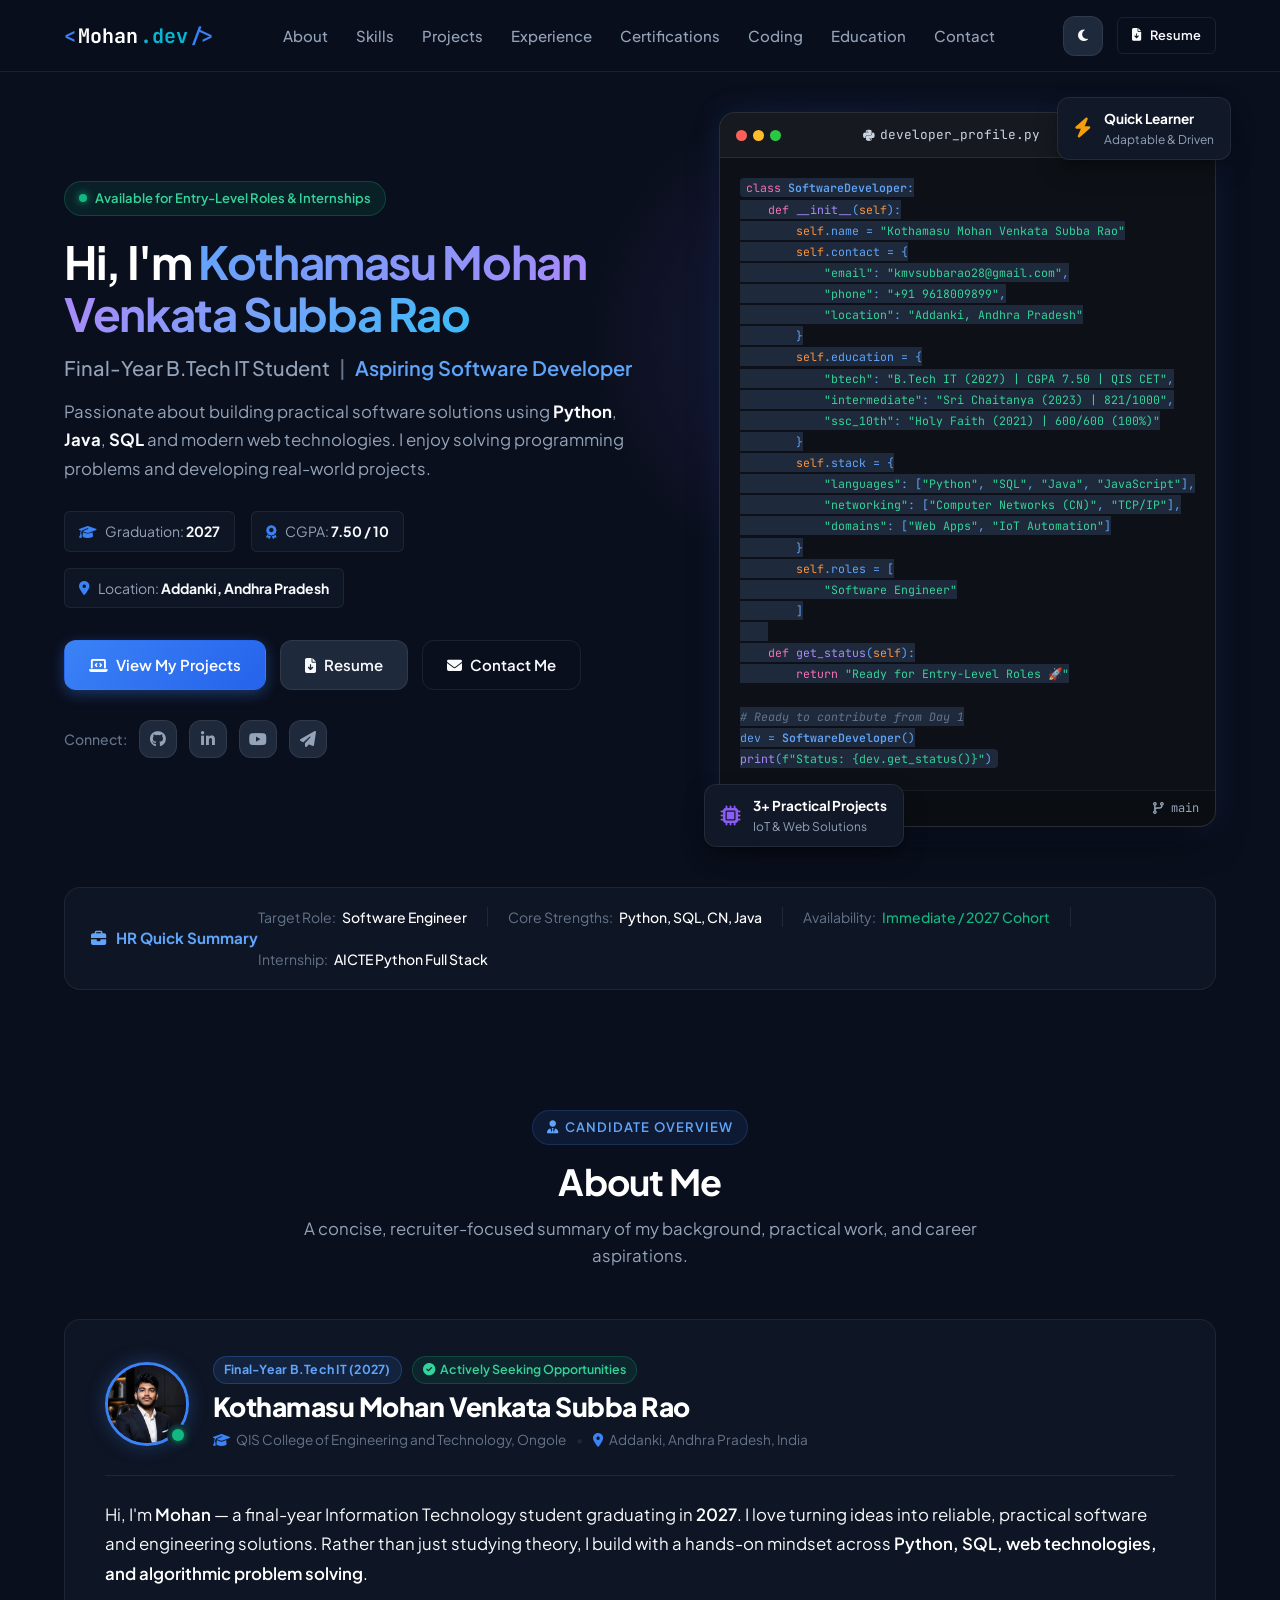
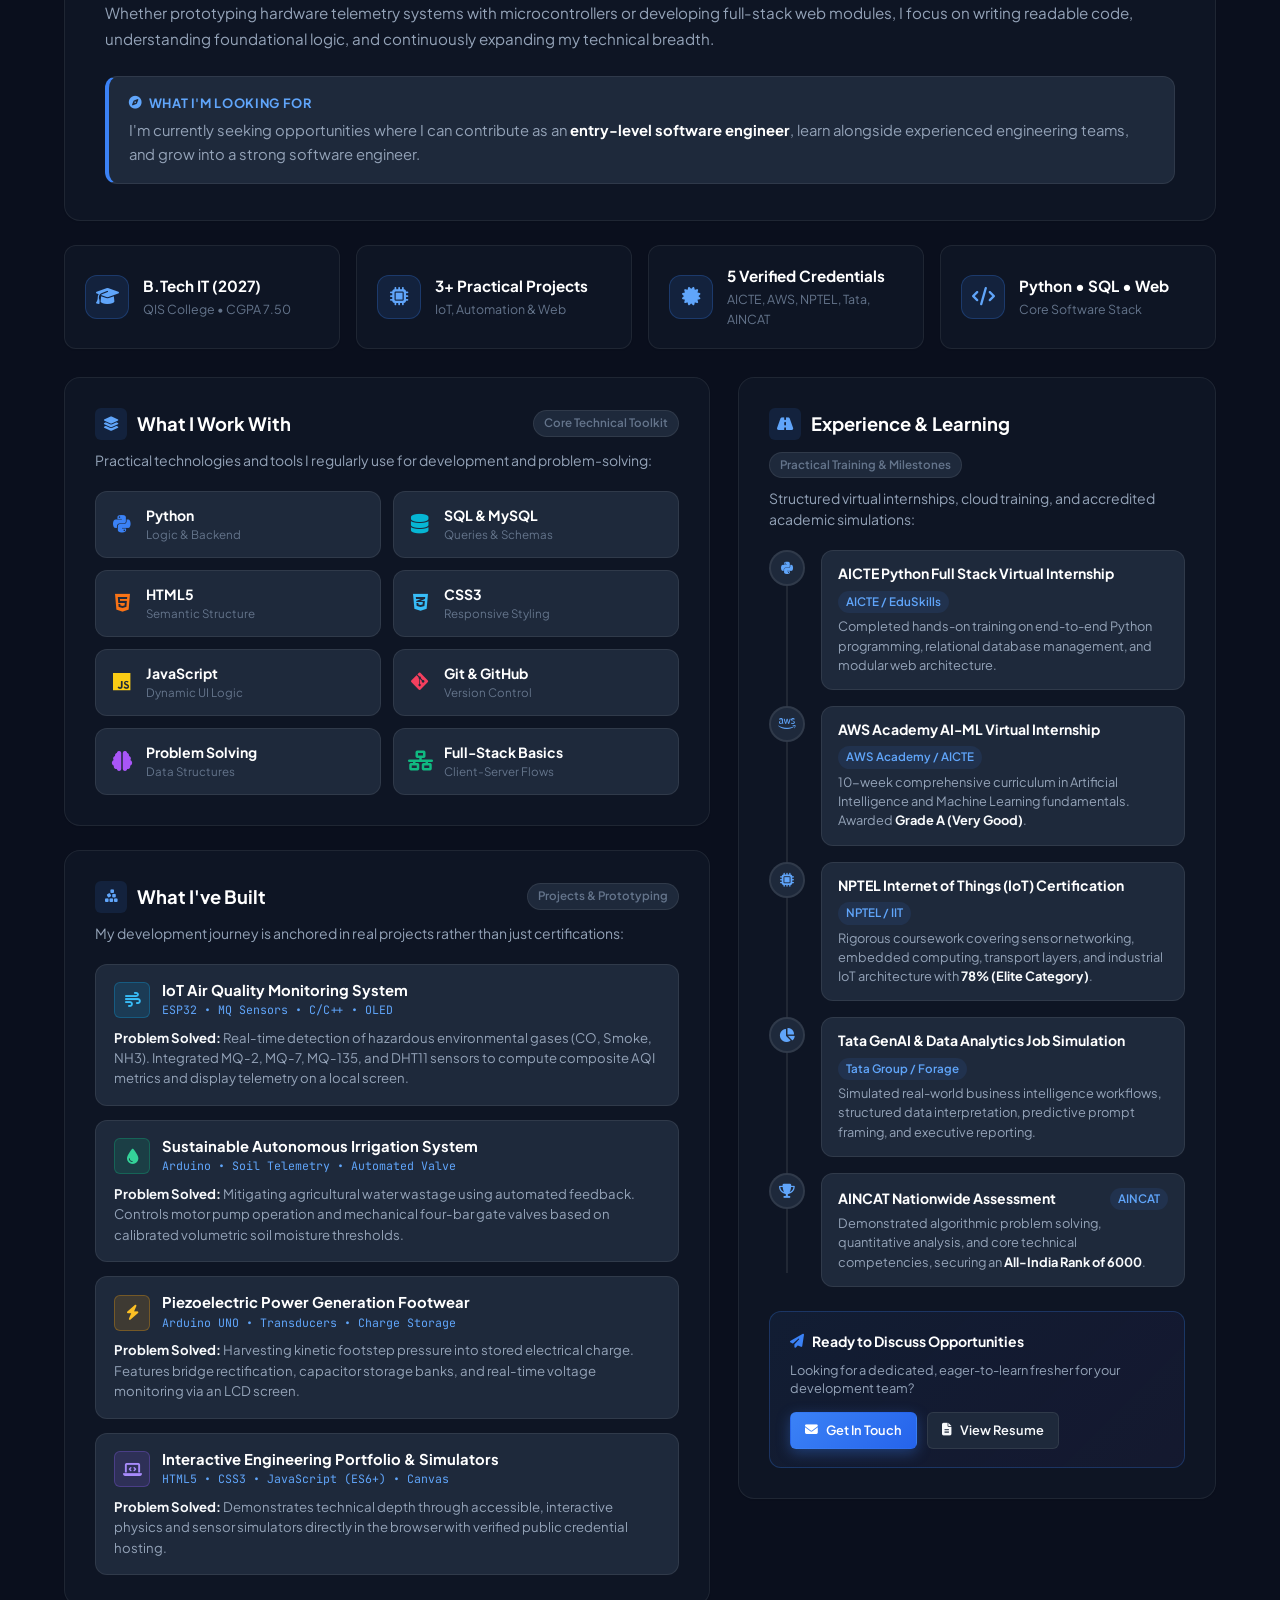
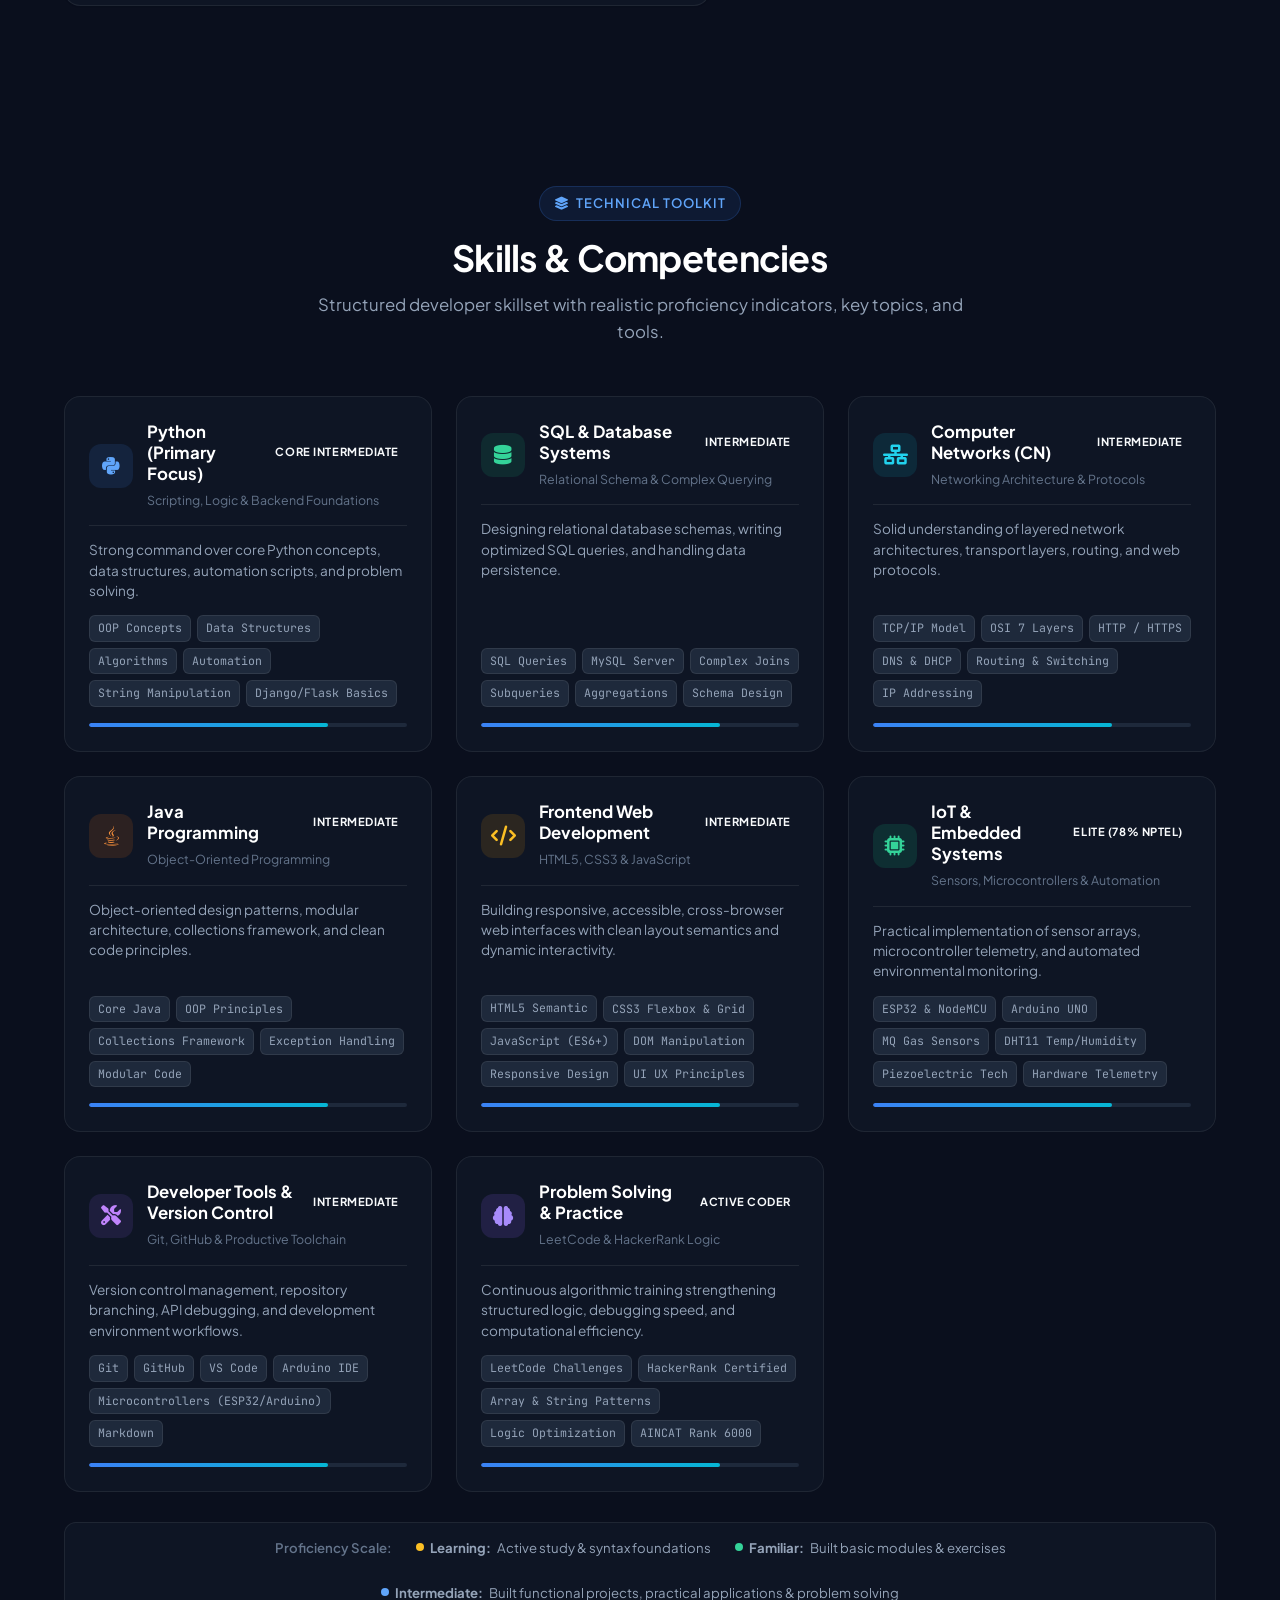
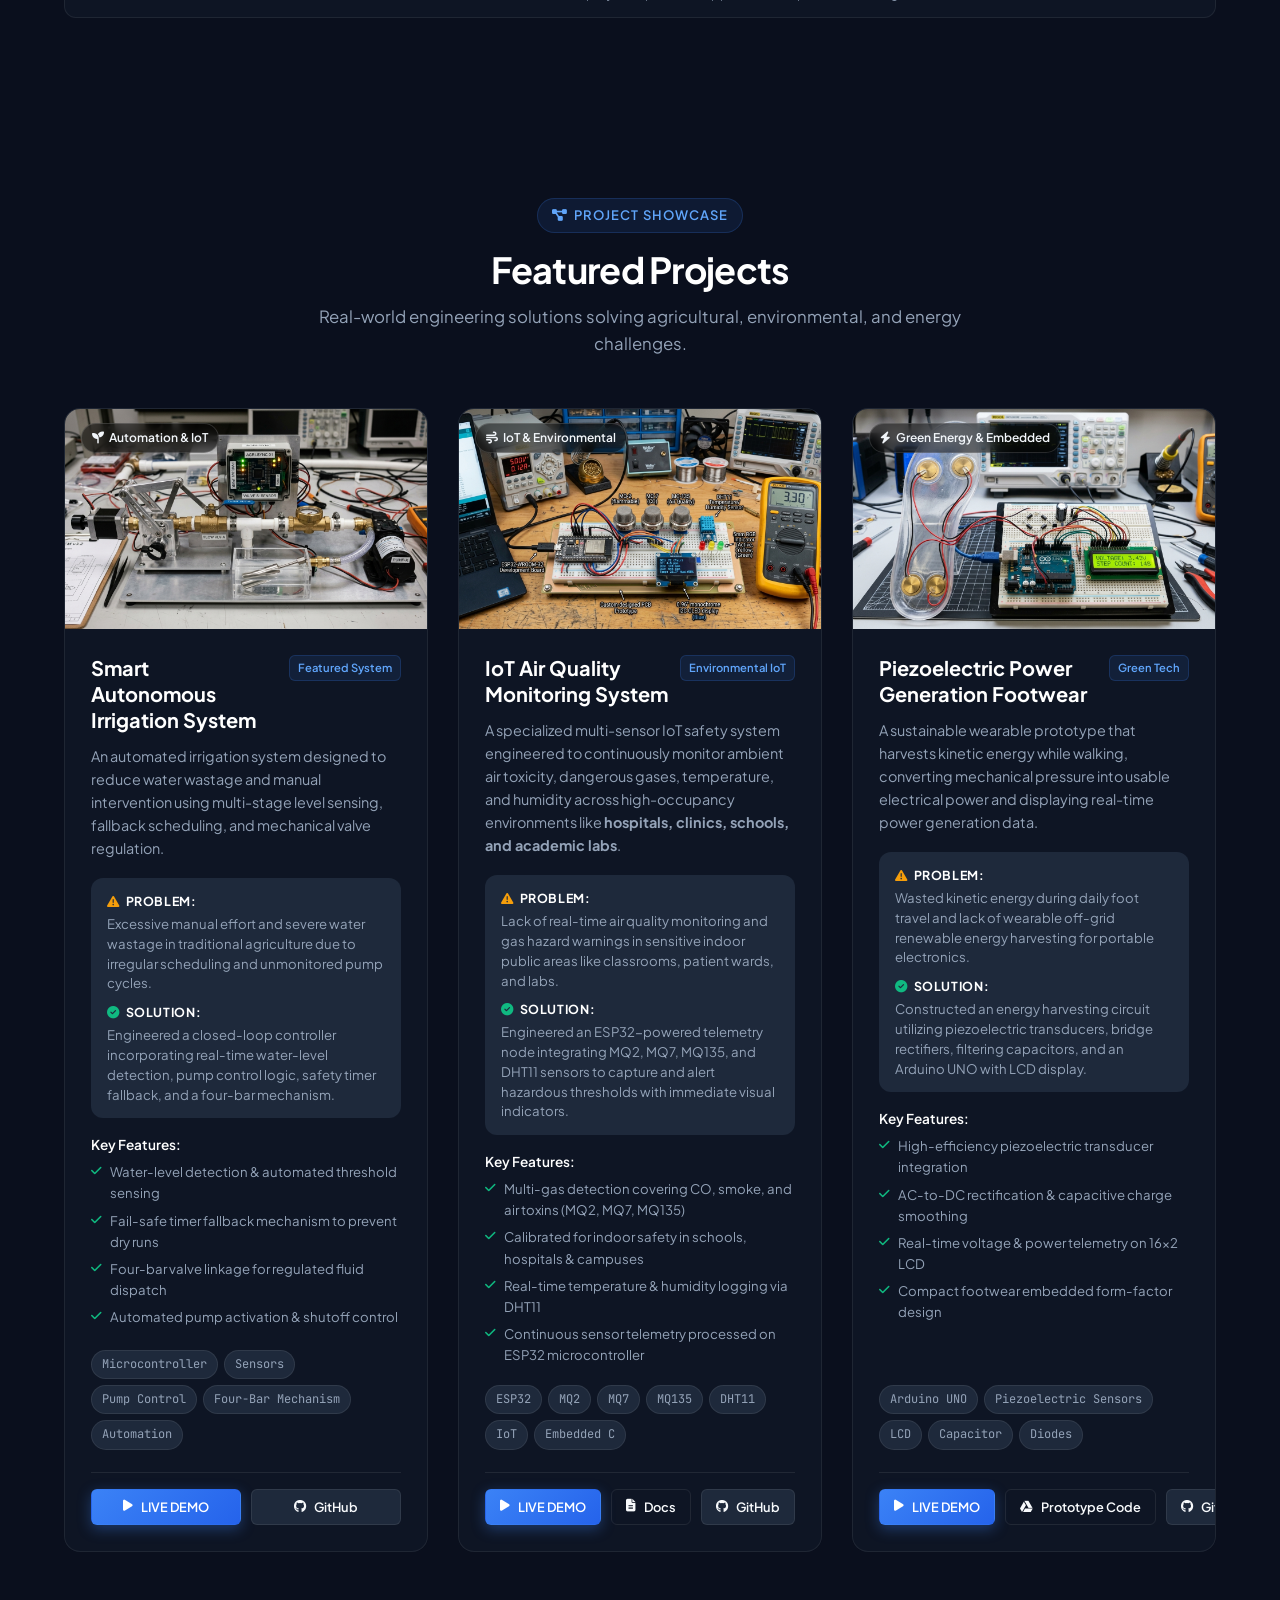
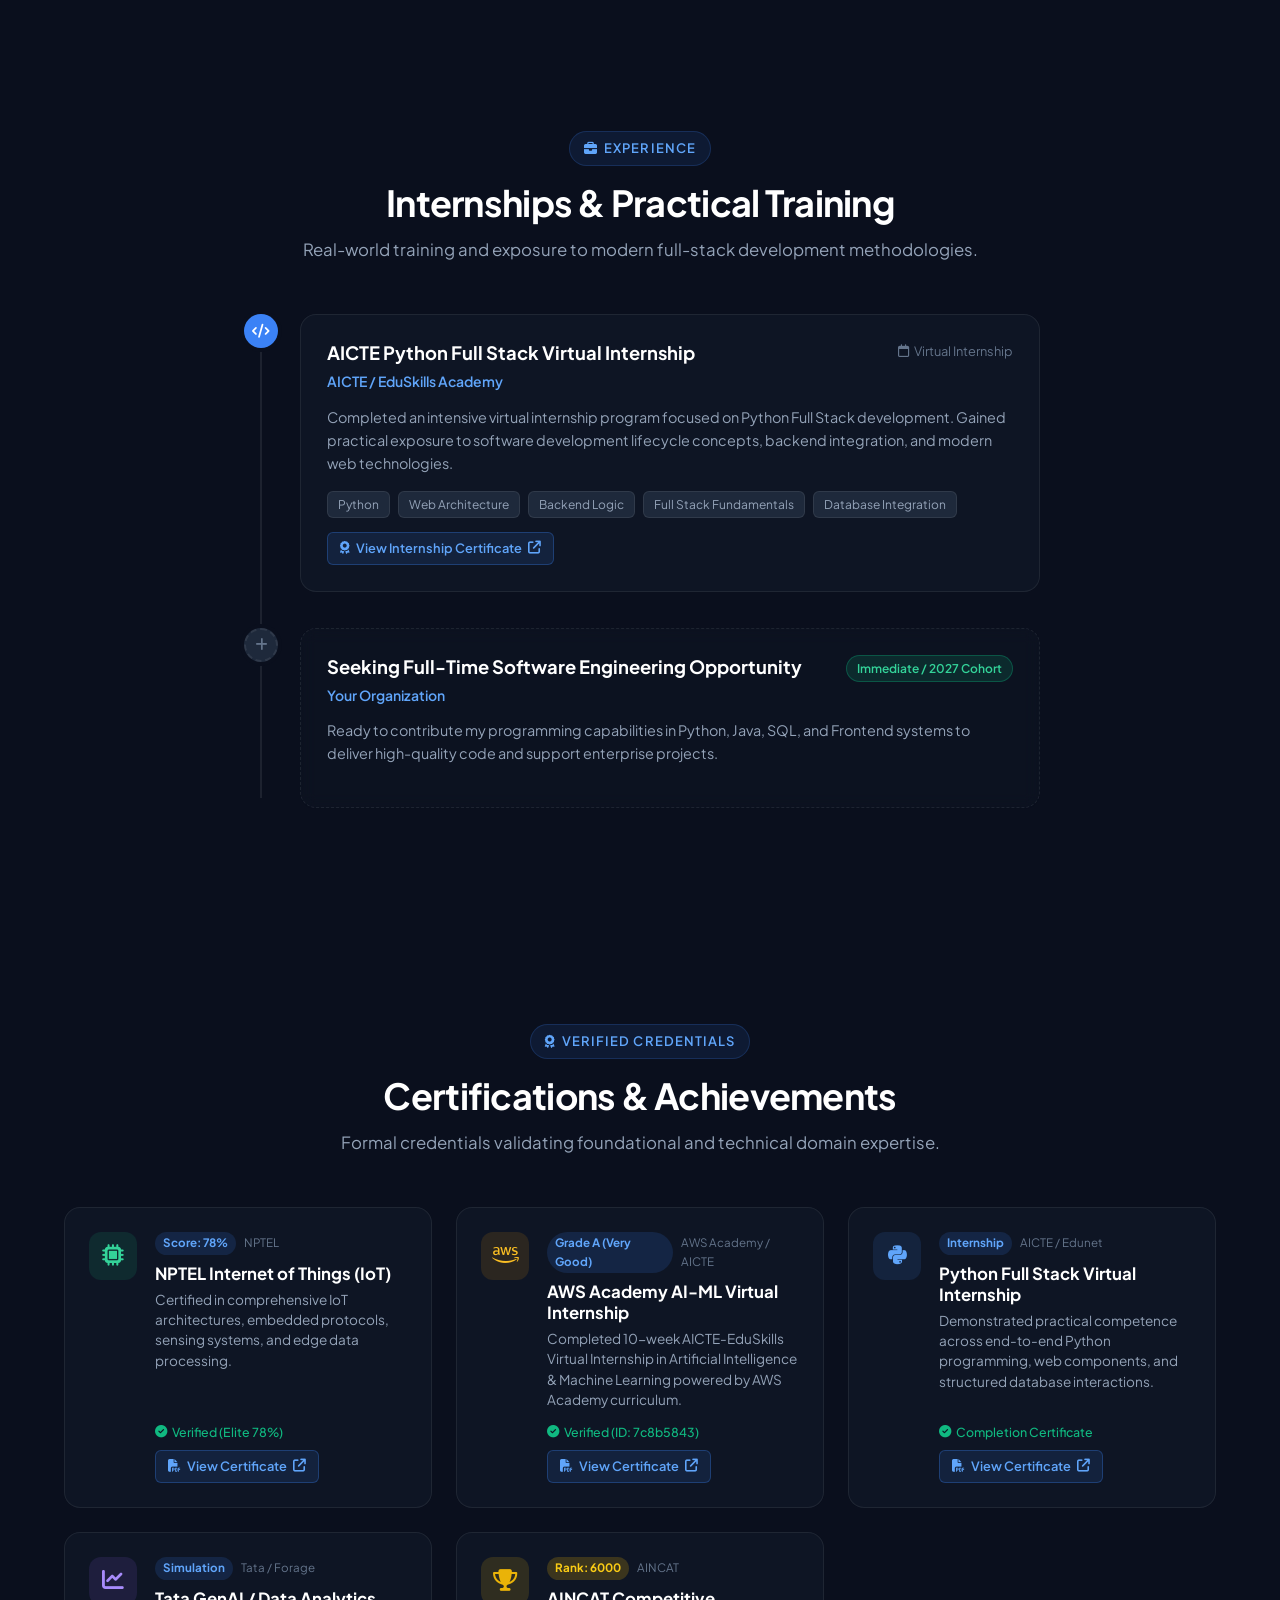
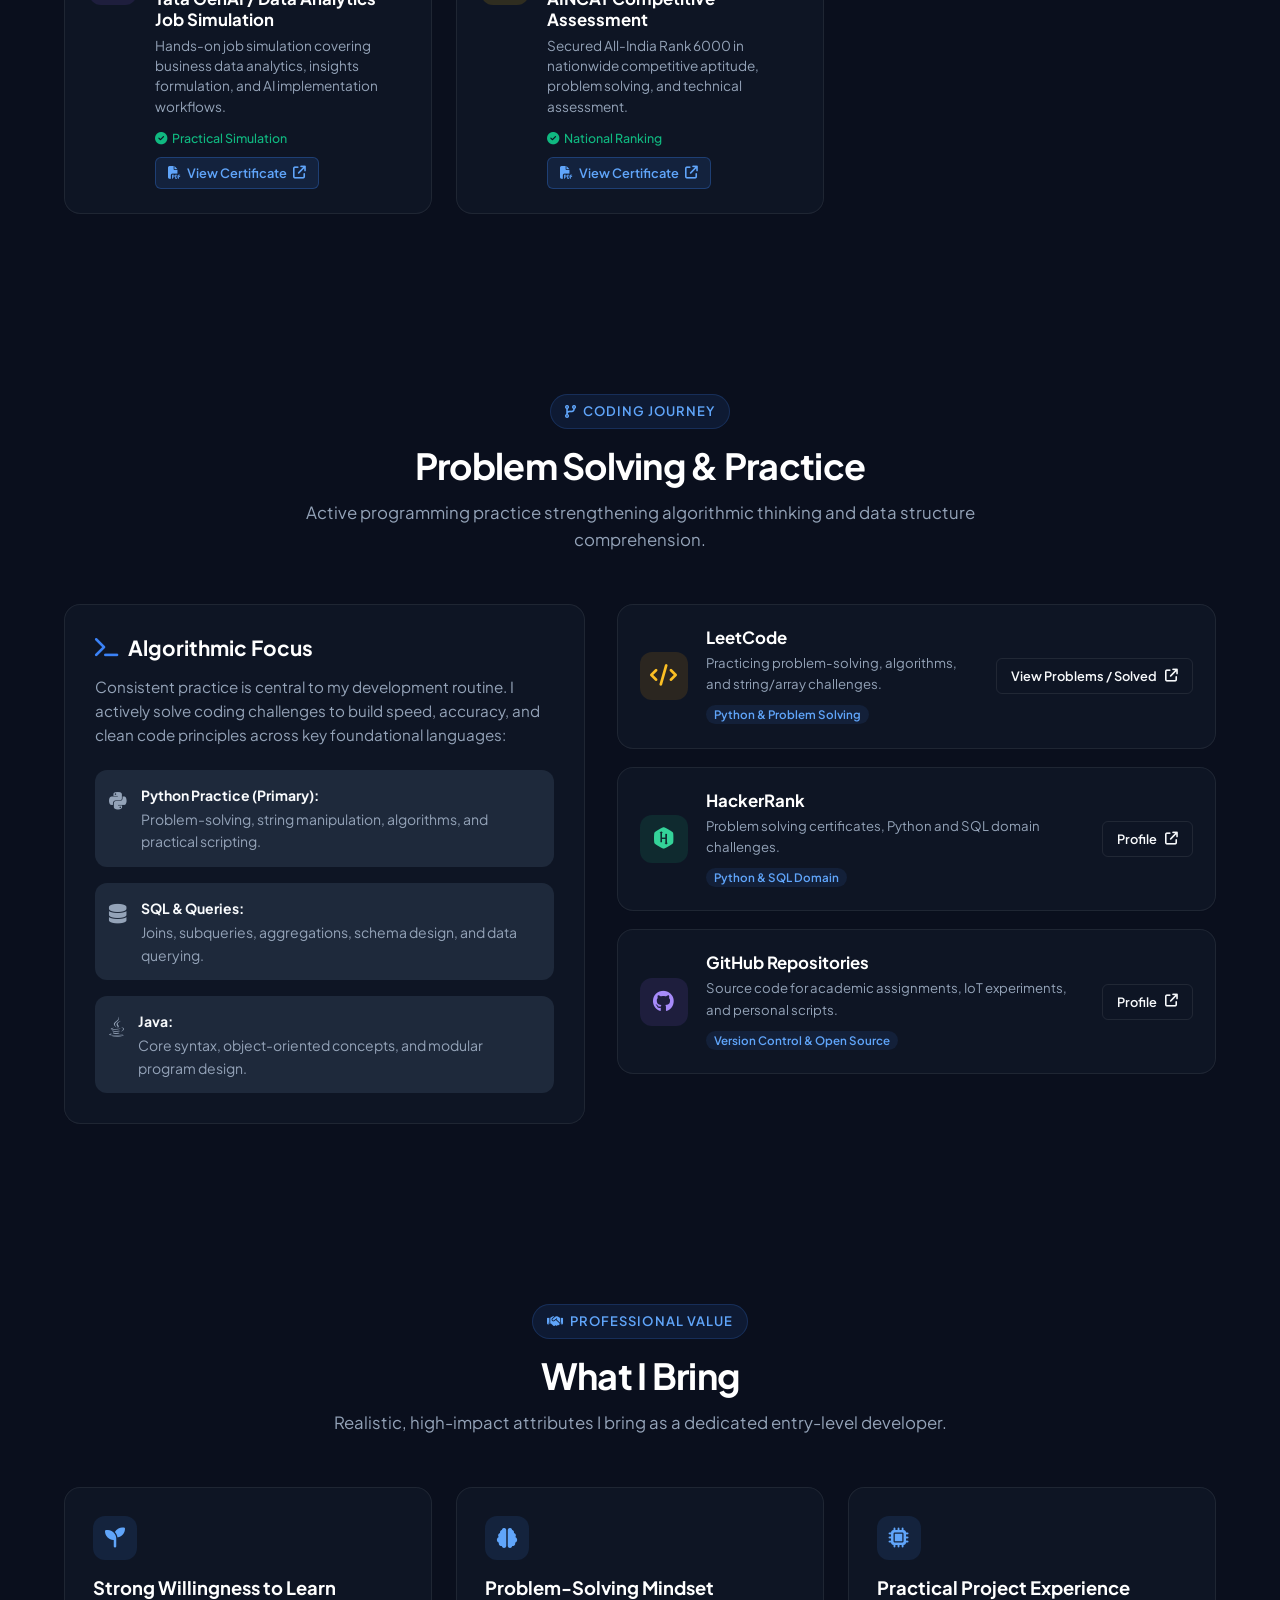
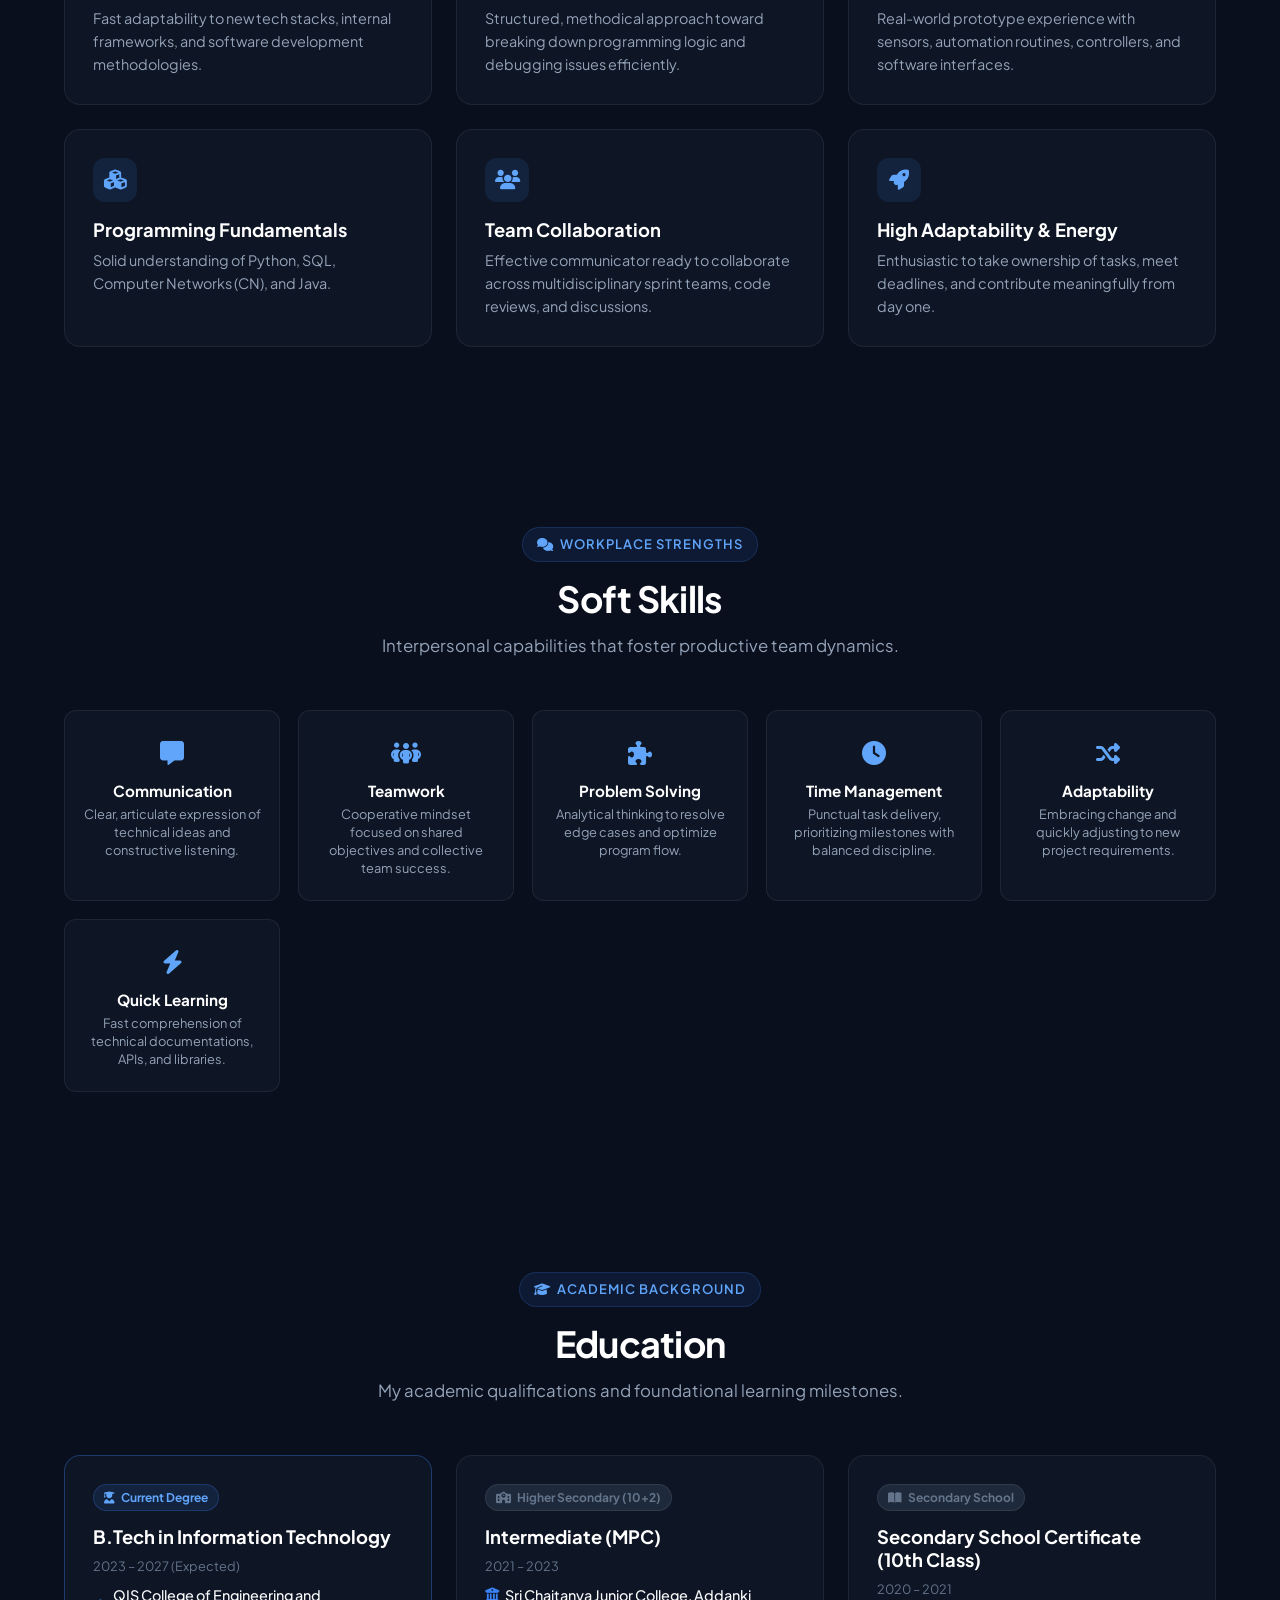
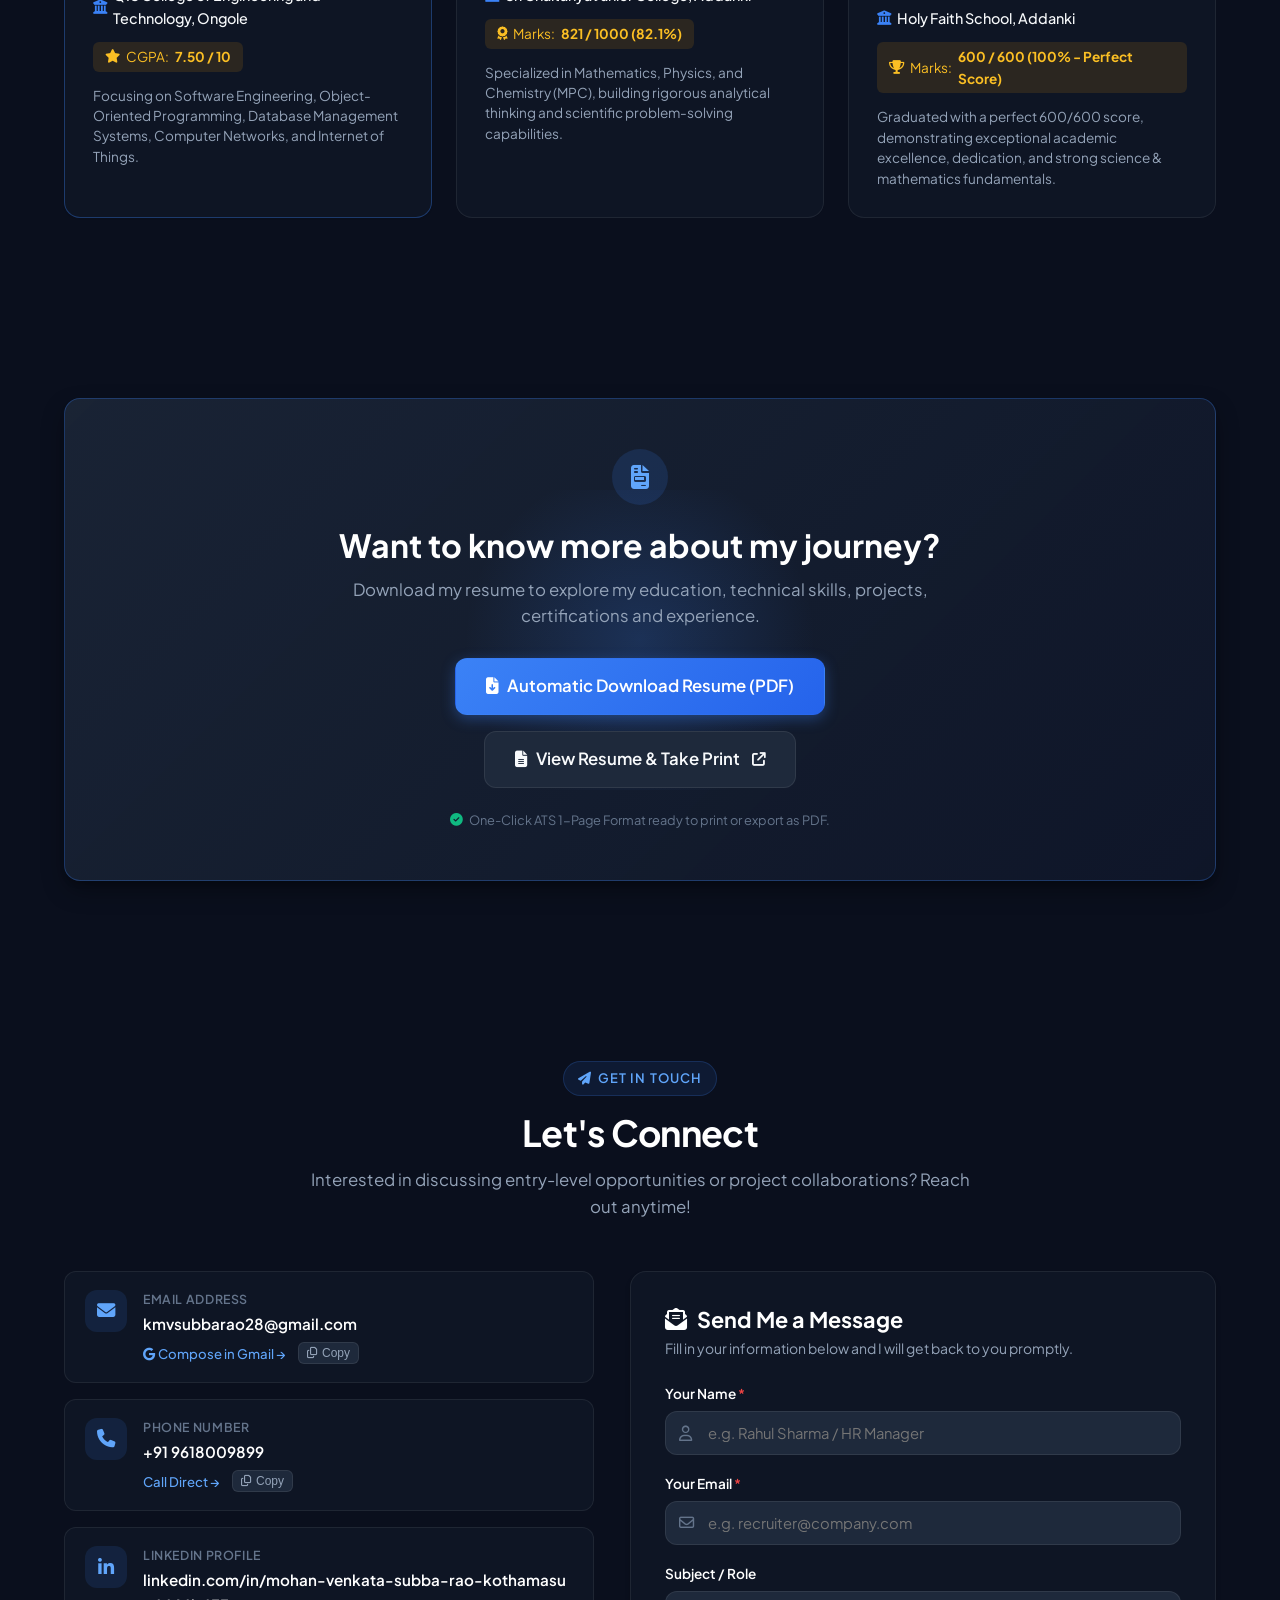
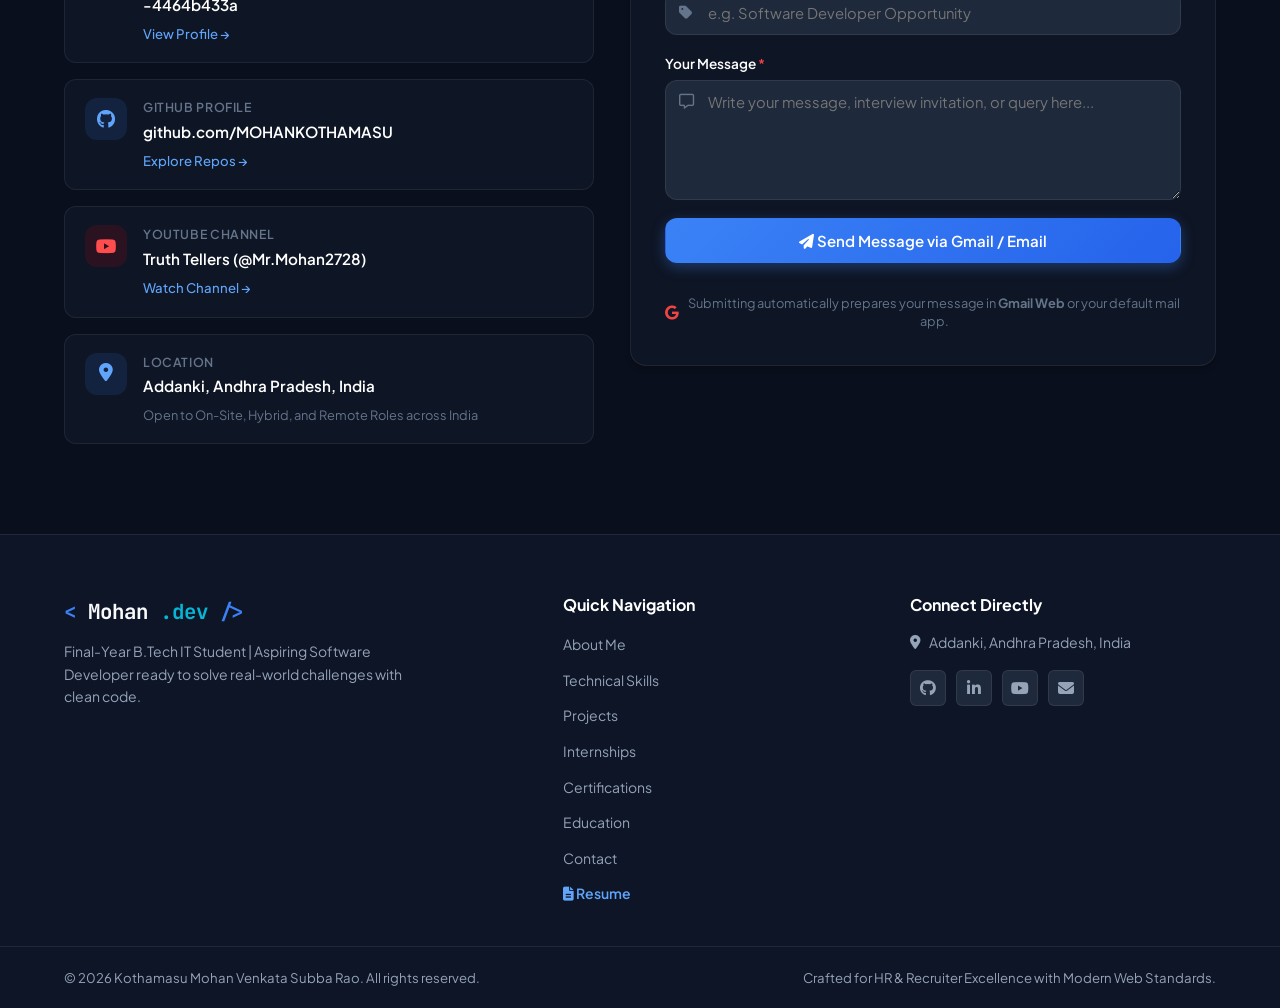
<file: index.html>
<!DOCTYPE html>
<html lang="en" data-theme="dark">
<head>
  <meta charset="UTF-8">
  <meta name="viewport" content="width=device-width, initial-scale=1.0">
  <meta http-equiv="X-UA-Compatible" content="IE=edge">
  
  <!-- Primary Meta Tags -->
  <title>Mohan Venkata Subba Rao | B.Tech IT | Software Developer</title>
  <meta name="title" content="Mohan Venkata Subba Rao | B.Tech IT | Software Developer">
  <meta name="description" content="B.Tech Information Technology student graduating in 2027 with skills in Python, SQL, web technologies, and practical project and internship experience.">
  <meta name="keywords" content="Mohan Venkata Subba Rao, Kothamasu Mohan Venkata Subba Rao, Software Engineer, B.Tech IT, Portfolio, Addanki, Andhra Pradesh, India">
  <meta name="author" content="Kothamasu Mohan Venkata Subba Rao">
  <meta name="theme-color" content="#0a0f1d">

  <!-- Open Graph / Facebook -->
  <meta property="og:type" content="website">
  <meta property="og:url" content="https://mohankothamasu.github.io/portfolio/">
  <meta property="og:title" content="Mohan Venkata Subba Rao | B.Tech IT | Software Developer">
  <meta property="og:description" content="B.Tech Information Technology student graduating in 2027 with skills in Python, SQL, web technologies, and practical project and internship experience.">

  <!-- Google Fonts -->
  <link rel="preconnect" href="https://fonts.googleapis.com">
  <link rel="preconnect" href="https://fonts.gstatic.com" crossorigin>
  <link href="https://fonts.googleapis.com/css2?family=Plus+Jakarta+Sans:wght@300;400;500;600;700;800&family=JetBrains+Mono:wght@400;500;600&display=swap" rel="stylesheet">

  <!-- Font Awesome / Boxicons for standard crisp icons -->
  <link rel="stylesheet" href="https://cdnjs.cloudflare.com/ajax/libs/font-awesome/6.5.1/css/all.min.css" integrity="sha512-DTOQO9RWCH3ppGqcWaEA1BIZOC6xxalwEsw9c2QQeAIftl+Vegovlnee1c9QX4TctnWMn13TZye+giMm8e2LwA==" crossorigin="anonymous" referrerpolicy="no-referrer" />

  <!-- Stylesheet -->
  <link rel="stylesheet" href="css/style.css">
</head>
<body>
  <!-- Header / Navigation Bar -->
  <header class="navbar" id="navbar">
    <div class="nav-container">
      <a href="#hero" class="nav-brand" aria-label="Mohan Venkata Subba Rao Homepage">
        <span class="brand-bracket">&lt;</span>
        <span class="brand-name">Mohan</span>
        <span class="brand-dot">.dev</span>
        <span class="brand-bracket">/&gt;</span>
      </a>

      <!-- Desktop Navigation Links -->
      <nav class="nav-menu" id="nav-menu" aria-label="Main Navigation">
        <ul class="nav-list">
          <li class="nav-item"><a href="#about" class="nav-link">About</a></li>
          <li class="nav-item"><a href="#skills" class="nav-link">Skills</a></li>
          <li class="nav-item"><a href="#projects" class="nav-link">Projects</a></li>
          <li class="nav-item"><a href="#experience" class="nav-link">Experience</a></li>
          <li class="nav-item"><a href="#certifications" class="nav-link">Certifications</a></li>
          <li class="nav-item"><a href="#problem-solving" class="nav-link">Coding</a></li>
          <li class="nav-item"><a href="#education" class="nav-link">Education</a></li>
          <li class="nav-item"><a href="#contact" class="nav-link">Contact</a></li>
        </ul>
      </nav>

      <!-- Right Action Controls -->
      <div class="nav-actions">
        <!-- Theme Switcher -->
        <button id="theme-toggle" class="theme-btn" aria-label="Toggle dark and light theme" title="Toggle Theme">
          <i class="fa-solid fa-moon dark-icon"></i>
          <i class="fa-solid fa-sun light-icon"></i>
        </button>

        <!-- Quick Resume Link to Resume Section -->
        <a href="#resume" class="btn btn-outline btn-sm nav-resume-btn" title="Go to Resume Section">
          <i class="fa-solid fa-file-arrow-down"></i> Resume
        </a>

        <!-- Mobile Menu Toggle Button -->
        <button id="mobile-toggle" class="mobile-toggle" aria-label="Toggle navigation menu" aria-expanded="false">
          <span class="bar"></span>
          <span class="bar"></span>
          <span class="bar"></span>
        </button>
      </div>
    </div>
  </header>

  <main id="main-content">
    <!-- Hero Section -->
    <section class="hero-section" id="hero">
      <div class="hero-bg-glow"></div>
      <div class="container hero-grid">
        <div class="hero-content">
          <!-- Quick Status Pill -->
          <div class="status-pill">
            <span class="status-dot"></span>
            <span class="status-text">Available for Entry-Level Roles & Internships</span>
          </div>

          <h1 class="hero-title">
            Hi, I'm <span class="gradient-text">Kothamasu Mohan Venkata Subba Rao</span>
          </h1>
          
          <h2 class="hero-subtitle">
            Final-Year B.Tech IT Student <span class="divider-slash">|</span> <span class="highlight-role">Aspiring Software Developer</span>
          </h2>

          <p class="hero-description">
            Passionate about building practical software solutions using <strong>Python</strong>, <strong>Java</strong>, <strong>SQL</strong> and modern web technologies. I enjoy solving programming problems and developing real-world projects.
          </p>

          <!-- Quick HR Highlights -->
          <div class="hero-highlights">
            <div class="highlight-item">
              <i class="fa-solid fa-graduation-cap"></i>
              <span>Graduation: <strong>2027</strong></span>
            </div>
            <div class="highlight-item">
              <i class="fa-solid fa-award"></i>
              <span>CGPA: <strong>7.50 / 10</strong></span>
            </div>
            <div class="highlight-item">
              <i class="fa-solid fa-location-dot"></i>
              <span>Location: <strong>Addanki, Andhra Pradesh</strong></span>
            </div>
          </div>

          <!-- Hero Action Buttons -->
          <div class="hero-actions">
            <a href="#projects" class="btn btn-primary">
              <i class="fa-solid fa-laptop-code"></i> View My Projects
            </a>
            <a href="#resume" class="btn btn-secondary" id="hero-resume-btn" title="Go to Resume Options">
              <i class="fa-solid fa-file-arrow-down"></i> Resume
            </a>
            <a href="#contact" class="btn btn-outline">
              <i class="fa-solid fa-envelope"></i> Contact Me
            </a>
          </div>

          <!-- Social Links -->
          <div class="hero-socials">
            <span class="socials-label">Connect:</span>
            <a href="https://github.com/MOHANKOTHAMASU" target="_blank" rel="noopener noreferrer" class="social-icon" aria-label="GitHub Profile" title="GitHub">
              <i class="fa-brands fa-github"></i>
            </a>
            <a href="https://www.linkedin.com/in/mohan-venkata-subba-rao-kothamasu-4464b433a" target="_blank" rel="noopener noreferrer" class="social-icon" aria-label="LinkedIn Profile" title="LinkedIn">
              <i class="fa-brands fa-linkedin-in"></i>
            </a>
            <a href="https://www.youtube.com/@Mr.Mohan2728" target="_blank" rel="noopener noreferrer" class="social-icon youtube-social" aria-label="YouTube Channel - Truth Tellers" title="YouTube Channel (Truth Tellers)">
              <i class="fa-brands fa-youtube"></i>
            </a>
            <a href="#contact" class="social-icon" aria-label="Email Me" title="Email">
              <i class="fa-solid fa-paper-plane"></i>
            </a>
          </div>
        </div>

        <!-- Hero Right Side: Interactive Developer Terminal Showcase -->
        <div class="hero-visual">
          <!-- Code Terminal Window -->
          <div class="code-window">
            <div class="code-header">
              <div class="window-controls">
                <span class="control close"></span>
                <span class="control minimize"></span>
                <span class="control maximize"></span>
              </div>
              <div class="window-title">
                <i class="fa-brands fa-python"></i> developer_profile.py
              </div>
              <div class="window-lang">Python 3.11</div>
            </div>
            <div class="code-body">
              <pre><code><span class="code-keyword">class</span> <span class="code-class">SoftwareDeveloper</span>:
    <span class="code-keyword">def</span> <span class="code-func">__init__</span>(<span class="code-param">self</span>):
        <span class="code-param">self</span>.name = <span class="code-string">"Kothamasu Mohan Venkata Subba Rao"</span>
        <span class="code-param">self</span>.contact = {
            <span class="code-string">"email"</span>: <span class="code-string">"kmvsubbarao28@gmail.com"</span>,
            <span class="code-string">"phone"</span>: <span class="code-string">"+91 9618009899"</span>,
            <span class="code-string">"location"</span>: <span class="code-string">"Addanki, Andhra Pradesh"</span>
        }
        <span class="code-param">self</span>.education = {
            <span class="code-string">"btech"</span>: <span class="code-string">"B.Tech IT (2027) | CGPA 7.50 | QIS CET"</span>,
            <span class="code-string">"intermediate"</span>: <span class="code-string">"Sri Chaitanya (2023) | 821/1000"</span>,
            <span class="code-string">"ssc_10th"</span>: <span class="code-string">"Holy Faith (2021) | 600/600 (100%)"</span>
        }
        <span class="code-param">self</span>.stack = {
            <span class="code-string">"languages"</span>: [<span class="code-string">"Python"</span>, <span class="code-string">"SQL"</span>, <span class="code-string">"Java"</span>, <span class="code-string">"JavaScript"</span>],
            <span class="code-string">"networking"</span>: [<span class="code-string">"Computer Networks (CN)"</span>, <span class="code-string">"TCP/IP"</span>],
            <span class="code-string">"domains"</span>: [<span class="code-string">"Web Apps"</span>, <span class="code-string">"IoT Automation"</span>]
        }
        <span class="code-param">self</span>.roles = [
            <span class="code-string">"Software Engineer"</span>
        ]
    
    <span class="code-keyword">def</span> <span class="code-func">get_status</span>(<span class="code-param">self</span>):
        <span class="code-keyword">return</span> <span class="code-string">"Ready for Entry-Level Roles 🚀"</span>

<span class="code-comment"># Ready to contribute from Day 1</span>
dev = <span class="code-class">SoftwareDeveloper</span>()
<span class="code-func">print</span>(<span class="code-string">f"Status: {dev.get_status()}"</span>)</code></pre>
            </div>
            <div class="code-footer">
              <span class="terminal-status"><i class="fa-solid fa-check-circle"></i> Compiled Successfully</span>
              <span class="terminal-branch"><i class="fa-solid fa-code-branch"></i> main</span>
            </div>
          </div>

          <!-- Floating Stat Badges -->
          <div class="floating-badge badge-top-right">
            <i class="fa-solid fa-bolt text-warning"></i>
            <div>
              <div class="badge-title">Quick Learner</div>
              <div class="badge-sub">Adaptable & Driven</div>
            </div>
          </div>
          <div class="floating-badge badge-bottom-left">
            <i class="fa-solid fa-microchip text-accent"></i>
            <div>
              <div class="badge-title">3+ Practical Projects</div>
              <div class="badge-sub">IoT & Web Solutions</div>
            </div>
          </div>
        </div>
      </div>
    </section>

    <!-- Quick Recruiters / HR Glance Bar -->
    <section class="glance-section">
      <div class="container">
        <div class="glance-card">
          <div class="glance-heading">
            <i class="fa-solid fa-briefcase"></i>
            <span>HR Quick Summary</span>
          </div>
          <div class="glance-items">
            <div class="glance-item">
              <span class="glance-label">Target Role:</span>
              <span class="glance-value">Software Engineer</span>
            </div>
            <div class="glance-divider"></div>
            <div class="glance-item">
              <span class="glance-label">Core Strengths:</span>
              <span class="glance-value">Python, SQL, CN, Java</span>
            </div>
            <div class="glance-divider"></div>
            <div class="glance-item">
              <span class="glance-label">Availability:</span>
              <span class="glance-value text-success font-semibold">Immediate / 2027 Cohort</span>
            </div>
            <div class="glance-divider"></div>
            <div class="glance-item">
              <span class="glance-label">Internship:</span>
              <span class="glance-value">AICTE Python Full Stack</span>
            </div>
          </div>
        </div>
      </div>
    </section>

    <!-- About Me Section (Redesigned: Clean, Authentic, Recruiter-Optimized) -->
    <section class="section about-section" id="about">
      <div class="container">
        <!-- Section Header -->
        <div class="section-header">
          <div class="section-tag"><i class="fa-solid fa-user-tie"></i> Candidate Overview</div>
          <h2 class="section-title">About Me</h2>
          <p class="section-subtitle">A concise, recruiter-focused summary of my background, practical work, and career aspirations.</p>
        </div>

        <!-- Top Overview Banner: Introduction & Target Roles -->
        <div class="about-hero-card">
          <div class="about-hero-header">
            <div class="about-hero-avatar-wrap">
              <img src="assets/profile.jpg" alt="Mohan Venkata Subba Rao" class="about-hero-avatar">
              <span class="about-status-indicator" title="Graduating in 2027 • Open to Work">
                <span class="status-indicator-dot"></span>
              </span>
            </div>
            <div class="about-hero-identity">
              <div class="about-badge-row">
                <span class="badge-role-tag">Final-Year B.Tech IT (2027)</span>
                <span class="badge-status-tag"><i class="fa-solid fa-circle-check"></i> Actively Seeking Opportunities</span>
              </div>
              <h3 class="about-hero-name">Kothamasu Mohan Venkata Subba Rao</h3>
              <p class="about-hero-meta">
                <span><i class="fa-solid fa-graduation-cap"></i> QIS College of Engineering and Technology, Ongole</span>
                <span class="meta-separator">•</span>
                <span><i class="fa-solid fa-location-dot"></i> Addanki, Andhra Pradesh, India</span>
              </p>
            </div>
          </div>

          <!-- Part 1: Strong Introduction -->
          <div class="about-intro-body">
            <p class="about-intro-lead">
              Hi, I'm <strong>Mohan</strong> — a final-year Information Technology student graduating in <strong>2027</strong>. I love turning ideas into reliable, practical software and engineering solutions. Rather than just studying theory, I build with a hands-on mindset across <strong>Python, SQL, web technologies, and algorithmic problem solving</strong>.
            </p>
            <p class="about-intro-sub">
              Whether prototyping hardware telemetry systems with microcontrollers or developing full-stack web modules, I focus on writing readable code, understanding foundational logic, and continuously expanding my technical breadth.
            </p>
          </div>

          <!-- Part 5: What I'm Looking For -->
          <div class="about-target-goal">
            <div class="target-goal-badge"><i class="fa-solid fa-compass"></i> What I'm Looking For</div>
            <p class="target-goal-text">
              I'm currently seeking opportunities where I can contribute as an <strong>entry-level software engineer</strong>, learn alongside experienced engineering teams, and grow into a strong software engineer.
            </p>
          </div>
        </div>

        <!-- Part 6: HR-Friendly Snapshot Metric Cards (Truthful Only) -->
        <div class="about-metrics-row">
          <div class="about-metric-card">
            <div class="metric-icon-box"><i class="fa-solid fa-graduation-cap"></i></div>
            <div class="metric-info">
              <span class="metric-highlight">B.Tech IT (2027)</span>
              <span class="metric-detail">QIS College • CGPA 7.50</span>
            </div>
          </div>
          <div class="about-metric-card">
            <div class="metric-icon-box"><i class="fa-solid fa-microchip"></i></div>
            <div class="metric-info">
              <span class="metric-highlight">3+ Practical Projects</span>
              <span class="metric-detail">IoT, Automation & Web</span>
            </div>
          </div>
          <div class="about-metric-card">
            <div class="metric-icon-box"><i class="fa-solid fa-certificate"></i></div>
            <div class="metric-info">
              <span class="metric-highlight">5 Verified Credentials</span>
              <span class="metric-detail">AICTE, AWS, NPTEL, Tata, AINCAT</span>
            </div>
          </div>
          <div class="about-metric-card">
            <div class="metric-icon-box"><i class="fa-solid fa-code"></i></div>
            <div class="metric-info">
              <span class="metric-highlight">Python • SQL • Web</span>
              <span class="metric-detail">Core Software Stack</span>
            </div>
          </div>
        </div>

        <!-- Main Content 2-Column Grid -->
        <div class="about-details-grid">
          <!-- Left Column: What I Work With & What I've Built -->
          <div class="about-col">
            <!-- Part 2: What I Work With -->
            <div class="about-panel-card">
              <div class="panel-header">
                <div class="panel-title-wrap">
                  <span class="panel-icon"><i class="fa-solid fa-layer-group"></i></span>
                  <h3 class="panel-title">What I Work With</h3>
                </div>
                <span class="panel-tag">Core Technical Toolkit</span>
              </div>
              <p class="panel-desc">Practical technologies and tools I regularly use for development and problem-solving:</p>
              
              <div class="tech-stack-pills">
                <div class="tech-pill-item">
                  <i class="fa-brands fa-python tech-icon python"></i>
                  <div>
                    <span class="tech-name">Python</span>
                    <span class="tech-context">Logic & Backend</span>
                  </div>
                </div>
                <div class="tech-pill-item">
                  <i class="fa-solid fa-database tech-icon database"></i>
                  <div>
                    <span class="tech-name">SQL & MySQL</span>
                    <span class="tech-context">Queries & Schemas</span>
                  </div>
                </div>
                <div class="tech-pill-item">
                  <i class="fa-brands fa-html5 tech-icon html"></i>
                  <div>
                    <span class="tech-name">HTML5</span>
                    <span class="tech-context">Semantic Structure</span>
                  </div>
                </div>
                <div class="tech-pill-item">
                  <i class="fa-brands fa-css3-alt tech-icon css"></i>
                  <div>
                    <span class="tech-name">CSS3</span>
                    <span class="tech-context">Responsive Styling</span>
                  </div>
                </div>
                <div class="tech-pill-item">
                  <i class="fa-brands fa-js tech-icon js"></i>
                  <div>
                    <span class="tech-name">JavaScript</span>
                    <span class="tech-context">Dynamic UI Logic</span>
                  </div>
                </div>
                <div class="tech-pill-item">
                  <i class="fa-brands fa-git-alt tech-icon git"></i>
                  <div>
                    <span class="tech-name">Git & GitHub</span>
                    <span class="tech-context">Version Control</span>
                  </div>
                </div>
                <div class="tech-pill-item">
                  <i class="fa-solid fa-brain tech-icon algo"></i>
                  <div>
                    <span class="tech-name">Problem Solving</span>
                    <span class="tech-context">Data Structures</span>
                  </div>
                </div>
                <div class="tech-pill-item">
                  <i class="fa-solid fa-network-wired tech-icon fullstack"></i>
                  <div>
                    <span class="tech-name">Full-Stack Basics</span>
                    <span class="tech-context">Client-Server Flows</span>
                  </div>
                </div>
              </div>
            </div>

            <!-- Part 3: What I've Built -->
            <div class="about-panel-card">
              <div class="panel-header">
                <div class="panel-title-wrap">
                  <span class="panel-icon"><i class="fa-solid fa-cubes-stacked"></i></span>
                  <h3 class="panel-title">What I've Built</h3>
                </div>
                <span class="panel-tag">Projects & Prototyping</span>
              </div>
              <p class="panel-desc">My development journey is anchored in real projects rather than just certifications:</p>

              <div class="built-projects-list">
                <!-- Project 1 -->
                <div class="built-project-card">
                  <div class="built-project-top">
                    <div class="built-icon-wrap airquality"><i class="fa-solid fa-wind"></i></div>
                    <div class="built-title-area">
                      <h4 class="built-project-title">IoT Air Quality Monitoring System</h4>
                      <span class="built-tech-badge">ESP32 • MQ Sensors • C/C++ • OLED</span>
                    </div>
                  </div>
                  <p class="built-project-desc">
                    <strong>Problem Solved:</strong> Real-time detection of hazardous environmental gases (CO, Smoke, NH3). Integrated MQ-2, MQ-7, MQ-135, and DHT11 sensors to compute composite AQI metrics and display telemetry on a local screen.
                  </p>
                </div>

                <!-- Project 2 -->
                <div class="built-project-card">
                  <div class="built-project-top">
                    <div class="built-icon-wrap irrigation"><i class="fa-solid fa-droplet"></i></div>
                    <div class="built-title-area">
                      <h4 class="built-project-title">Sustainable Autonomous Irrigation System</h4>
                      <span class="built-tech-badge">Arduino • Soil Telemetry • Automated Valve</span>
                    </div>
                  </div>
                  <p class="built-project-desc">
                    <strong>Problem Solved:</strong> Mitigating agricultural water wastage using automated feedback. Controls motor pump operation and mechanical four-bar gate valves based on calibrated volumetric soil moisture thresholds.
                  </p>
                </div>

                <!-- Project 3 -->
                <div class="built-project-card">
                  <div class="built-project-top">
                    <div class="built-icon-wrap piezo"><i class="fa-solid fa-bolt"></i></div>
                    <div class="built-title-area">
                      <h4 class="built-project-title">Piezoelectric Power Generation Footwear</h4>
                      <span class="built-tech-badge">Arduino UNO • Transducers • Charge Storage</span>
                    </div>
                  </div>
                  <p class="built-project-desc">
                    <strong>Problem Solved:</strong> Harvesting kinetic footstep pressure into stored electrical charge. Features bridge rectification, capacitor storage banks, and real-time voltage monitoring via an LCD screen.
                  </p>
                </div>

                <!-- Project 4 -->
                <div class="built-project-card">
                  <div class="built-project-top">
                    <div class="built-icon-wrap web"><i class="fa-solid fa-laptop-code"></i></div>
                    <div class="built-title-area">
                      <h4 class="built-project-title">Interactive Engineering Portfolio & Simulators</h4>
                      <span class="built-tech-badge">HTML5 • CSS3 • JavaScript (ES6+) • Canvas</span>
                    </div>
                  </div>
                  <p class="built-project-desc">
                    <strong>Problem Solved:</strong> Demonstrates technical depth through accessible, interactive physics and sensor simulators directly in the browser with verified public credential hosting.
                  </p>
                </div>
              </div>
            </div>
          </div>

          <!-- Right Column: Experience & Continuous Learning -->
          <div class="about-col">
            <div class="about-panel-card">
              <div class="panel-header">
                <div class="panel-title-wrap">
                  <span class="panel-icon"><i class="fa-solid fa-road"></i></span>
                  <h3 class="panel-title">Experience & Learning</h3>
                </div>
                <span class="panel-tag">Practical Training & Milestones</span>
              </div>
              <p class="panel-desc">Structured virtual internships, cloud training, and accredited academic simulations:</p>

              <div class="learning-timeline">
                <!-- Milestone 1 -->
                <div class="learning-item">
                  <div class="learning-marker"><i class="fa-brands fa-python"></i></div>
                  <div class="learning-body">
                    <div class="learning-header">
                      <h4 class="learning-title">AICTE Python Full Stack Virtual Internship</h4>
                      <span class="learning-issuer">AICTE / EduSkills</span>
                    </div>
                    <p class="learning-desc">
                      Completed hands-on training on end-to-end Python programming, relational database management, and modular web architecture.
                    </p>
                  </div>
                </div>

                <!-- Milestone 2 -->
                <div class="learning-item">
                  <div class="learning-marker"><i class="fa-brands fa-aws"></i></div>
                  <div class="learning-body">
                    <div class="learning-header">
                      <h4 class="learning-title">AWS Academy AI-ML Virtual Internship</h4>
                      <span class="learning-issuer">AWS Academy / AICTE</span>
                    </div>
                    <p class="learning-desc">
                      10-week comprehensive curriculum in Artificial Intelligence and Machine Learning fundamentals. Awarded <strong>Grade A (Very Good)</strong>.
                    </p>
                  </div>
                </div>

                <!-- Milestone 3 -->
                <div class="learning-item">
                  <div class="learning-marker"><i class="fa-solid fa-microchip"></i></div>
                  <div class="learning-body">
                    <div class="learning-header">
                      <h4 class="learning-title">NPTEL Internet of Things (IoT) Certification</h4>
                      <span class="learning-issuer">NPTEL / IIT</span>
                    </div>
                    <p class="learning-desc">
                      Rigorous coursework covering sensor networking, embedded computing, transport layers, and industrial IoT architecture with <strong>78% (Elite Category)</strong>.
                    </p>
                  </div>
                </div>

                <!-- Milestone 4 -->
                <div class="learning-item">
                  <div class="learning-marker"><i class="fa-solid fa-chart-pie"></i></div>
                  <div class="learning-body">
                    <div class="learning-header">
                      <h4 class="learning-title">Tata GenAI & Data Analytics Job Simulation</h4>
                      <span class="learning-issuer">Tata Group / Forage</span>
                    </div>
                    <p class="learning-desc">
                      Simulated real-world business intelligence workflows, structured data interpretation, predictive prompt framing, and executive reporting.
                    </p>
                  </div>
                </div>

                <!-- Milestone 5 -->
                <div class="learning-item">
                  <div class="learning-marker"><i class="fa-solid fa-trophy"></i></div>
                  <div class="learning-body">
                    <div class="learning-header">
                      <h4 class="learning-title">AINCAT Nationwide Assessment</h4>
                      <span class="learning-issuer">AINCAT</span>
                    </div>
                    <p class="learning-desc">
                      Demonstrated algorithmic problem solving, quantitative analysis, and core technical competencies, securing an <strong>All-India Rank of 6000</strong>.
                    </p>
                  </div>
                </div>
              </div>

              <!-- Quick Recruiter Action Box -->
              <div class="about-recruiter-box">
                <div class="recruiter-box-header">
                  <i class="fa-solid fa-paper-plane text-primary"></i>
                  <span>Ready to Discuss Opportunities</span>
                </div>
                <p class="recruiter-box-sub">
                  Looking for a dedicated, eager-to-learn fresher for your development team?
                </p>
                <div class="recruiter-box-actions">
                  <a href="#contact" class="btn btn-primary btn-sm"><i class="fa-solid fa-envelope"></i> Get In Touch</a>
                  <a href="#resume" class="btn btn-secondary btn-sm"><i class="fa-solid fa-file-lines"></i> View Resume</a>
                </div>
              </div>
            </div>
          </div>
        </div>
      </div>
    </section>

    <!-- Technical Skills Section -->
    <section class="section skills-section" id="skills">
      <div class="container">
        <div class="section-header">
          <div class="section-tag"><i class="fa-solid fa-layer-group"></i> Technical Toolkit</div>
          <h2 class="section-title">Skills & Competencies</h2>
          <p class="section-subtitle">Structured developer skillset with realistic proficiency indicators, key topics, and tools.</p>
        </div>

        <!-- Skills Grid -->
        <div class="skills-grid" id="skills-container">
          <!-- Skill 1: Python (Primary) -->
          <div class="skill-category-card" data-category="programming">
            <div class="category-header">
              <div class="category-icon programming"><i class="fa-brands fa-python"></i></div>
              <div>
                <div class="skill-header-meta">
                  <h3 class="category-title">Python (Primary Focus)</h3>
                  <span class="proficiency-badge intermediate">Core Intermediate</span>
                </div>
                <span class="category-sub">Scripting, Logic & Backend Foundations</span>
              </div>
            </div>
            <p class="skill-card-desc">
              Strong command over core Python concepts, data structures, automation scripts, and problem solving.
            </p>
            <div class="skill-tags-cloud">
              <span class="skill-tag-pill">OOP Concepts</span>
              <span class="skill-tag-pill">Data Structures</span>
              <span class="skill-tag-pill">Algorithms</span>
              <span class="skill-tag-pill">Automation</span>
              <span class="skill-tag-pill">String Manipulation</span>
              <span class="skill-tag-pill">Django/Flask Basics</span>
            </div>
            <div class="skill-bar-track"><div class="skill-bar-fill intermediate-fill"></div></div>
          </div>

          <!-- Skill 2: SQL & MySQL -->
          <div class="skill-category-card" data-category="database">
            <div class="category-header">
              <div class="category-icon database"><i class="fa-solid fa-database"></i></div>
              <div>
                <div class="skill-header-meta">
                  <h3 class="category-title">SQL & Database Systems</h3>
                  <span class="proficiency-badge intermediate">Intermediate</span>
                </div>
                <span class="category-sub">Relational Schema & Complex Querying</span>
              </div>
            </div>
            <p class="skill-card-desc">
              Designing relational database schemas, writing optimized SQL queries, and handling data persistence.
            </p>
            <div class="skill-tags-cloud">
              <span class="skill-tag-pill">SQL Queries</span>
              <span class="skill-tag-pill">MySQL Server</span>
              <span class="skill-tag-pill">Complex Joins</span>
              <span class="skill-tag-pill">Subqueries</span>
              <span class="skill-tag-pill">Aggregations</span>
              <span class="skill-tag-pill">Schema Design</span>
            </div>
            <div class="skill-bar-track"><div class="skill-bar-fill intermediate-fill"></div></div>
          </div>

          <!-- Skill 3: Computer Networks (CN) -->
          <div class="skill-category-card" data-category="networking">
            <div class="category-header">
              <div class="category-icon network"><i class="fa-solid fa-network-wired"></i></div>
              <div>
                <div class="skill-header-meta">
                  <h3 class="category-title">Computer Networks (CN)</h3>
                  <span class="proficiency-badge intermediate">Intermediate</span>
                </div>
                <span class="category-sub">Networking Architecture & Protocols</span>
              </div>
            </div>
            <p class="skill-card-desc">
              Solid understanding of layered network architectures, transport layers, routing, and web protocols.
            </p>
            <div class="skill-tags-cloud">
              <span class="skill-tag-pill">TCP/IP Model</span>
              <span class="skill-tag-pill">OSI 7 Layers</span>
              <span class="skill-tag-pill">HTTP / HTTPS</span>
              <span class="skill-tag-pill">DNS & DHCP</span>
              <span class="skill-tag-pill">Routing & Switching</span>
              <span class="skill-tag-pill">IP Addressing</span>
            </div>
            <div class="skill-bar-track"><div class="skill-bar-fill intermediate-fill"></div></div>
          </div>

          <!-- Skill 4: Java Programming -->
          <div class="skill-category-card" data-category="programming">
            <div class="category-header">
              <div class="category-icon java-icon"><i class="fa-brands fa-java"></i></div>
              <div>
                <div class="skill-header-meta">
                  <h3 class="category-title">Java Programming</h3>
                  <span class="proficiency-badge intermediate">Intermediate</span>
                </div>
                <span class="category-sub">Object-Oriented Programming</span>
              </div>
            </div>
            <p class="skill-card-desc">
              Object-oriented design patterns, modular architecture, collections framework, and clean code principles.
            </p>
            <div class="skill-tags-cloud">
              <span class="skill-tag-pill">Core Java</span>
              <span class="skill-tag-pill">OOP Principles</span>
              <span class="skill-tag-pill">Collections Framework</span>
              <span class="skill-tag-pill">Exception Handling</span>
              <span class="skill-tag-pill">Modular Code</span>
            </div>
            <div class="skill-bar-track"><div class="skill-bar-fill intermediate-fill"></div></div>
          </div>

          <!-- Skill 5: Web Development -->
          <div class="skill-category-card" data-category="web">
            <div class="category-header">
              <div class="category-icon web"><i class="fa-solid fa-code"></i></div>
              <div>
                <div class="skill-header-meta">
                  <h3 class="category-title">Frontend Web Development</h3>
                  <span class="proficiency-badge intermediate">Intermediate</span>
                </div>
                <span class="category-sub">HTML5, CSS3 & JavaScript</span>
              </div>
            </div>
            <p class="skill-card-desc">
              Building responsive, accessible, cross-browser web interfaces with clean layout semantics and dynamic interactivity.
            </p>
            <div class="skill-tags-cloud">
              <span class="skill-tag-pill">HTML5 Semantic</span>
              <span class="skill-tag-pill">CSS3 Flexbox & Grid</span>
              <span class="skill-tag-pill">JavaScript (ES6+)</span>
              <span class="skill-tag-pill">DOM Manipulation</span>
              <span class="skill-tag-pill">Responsive Design</span>
              <span class="skill-tag-pill">UI UX Principles</span>
            </div>
            <div class="skill-bar-track"><div class="skill-bar-fill intermediate-fill"></div></div>
          </div>

          <!-- Skill 6: IoT & Embedded Systems -->
          <div class="skill-category-card" data-category="iot">
            <div class="category-header">
              <div class="category-icon iot-icon"><i class="fa-solid fa-microchip"></i></div>
              <div>
                <div class="skill-header-meta">
                  <h3 class="category-title">IoT & Embedded Systems</h3>
                  <span class="proficiency-badge intermediate">Elite (78% NPTEL)</span>
                </div>
                <span class="category-sub">Sensors, Microcontrollers & Automation</span>
              </div>
            </div>
            <p class="skill-card-desc">
              Practical implementation of sensor arrays, microcontroller telemetry, and automated environmental monitoring.
            </p>
            <div class="skill-tags-cloud">
              <span class="skill-tag-pill">ESP32 & NodeMCU</span>
              <span class="skill-tag-pill">Arduino UNO</span>
              <span class="skill-tag-pill">MQ Gas Sensors</span>
              <span class="skill-tag-pill">DHT11 Temp/Humidity</span>
              <span class="skill-tag-pill">Piezoelectric Tech</span>
              <span class="skill-tag-pill">Hardware Telemetry</span>
            </div>
            <div class="skill-bar-track"><div class="skill-bar-fill intermediate-fill"></div></div>
          </div>

          <!-- Skill 7: Tools & Version Control -->
          <div class="skill-category-card" data-category="iot">
            <div class="category-header">
              <div class="category-icon other"><i class="fa-solid fa-screwdriver-wrench"></i></div>
              <div>
                <div class="skill-header-meta">
                  <h3 class="category-title">Developer Tools & Version Control</h3>
                  <span class="proficiency-badge intermediate">Intermediate</span>
                </div>
                <span class="category-sub">Git, GitHub & Productive Toolchain</span>
              </div>
            </div>
            <p class="skill-card-desc">
              Version control management, repository branching, API debugging, and development environment workflows.
            </p>
            <div class="skill-tags-cloud">
              <span class="skill-tag-pill">Git</span>
              <span class="skill-tag-pill">GitHub</span>
              <span class="skill-tag-pill">VS Code</span>
              <span class="skill-tag-pill">Arduino IDE</span>
              <span class="skill-tag-pill">Microcontrollers (ESP32/Arduino)</span>
              <span class="skill-tag-pill">Markdown</span>
            </div>
            <div class="skill-bar-track"><div class="skill-bar-fill intermediate-fill"></div></div>
          </div>

          <!-- Skill 8: Problem Solving & Algorithms -->
          <div class="skill-category-card" data-category="programming">
            <div class="category-header">
              <div class="category-icon ps-icon"><i class="fa-solid fa-brain"></i></div>
              <div>
                <div class="skill-header-meta">
                  <h3 class="category-title">Problem Solving & Practice</h3>
                  <span class="proficiency-badge intermediate">Active Coder</span>
                </div>
                <span class="category-sub">LeetCode & HackerRank Logic</span>
              </div>
            </div>
            <p class="skill-card-desc">
              Continuous algorithmic training strengthening structured logic, debugging speed, and computational efficiency.
            </p>
            <div class="skill-tags-cloud">
              <span class="skill-tag-pill">LeetCode Challenges</span>
              <span class="skill-tag-pill">HackerRank Certified</span>
              <span class="skill-tag-pill">Array & String Patterns</span>
              <span class="skill-tag-pill">Logic Optimization</span>
              <span class="skill-tag-pill">AINCAT Rank 6000</span>
            </div>
            <div class="skill-bar-track"><div class="skill-bar-fill intermediate-fill"></div></div>
          </div>
        </div>

        <!-- Proficiency Legend -->
        <div class="proficiency-legend">
          <span class="legend-title">Proficiency Scale:</span>
          <div class="legend-item"><span class="legend-dot learning"></span> <strong>Learning:</strong> Active study & syntax foundations</div>
          <div class="legend-item"><span class="legend-dot familiar"></span> <strong>Familiar:</strong> Built basic modules & exercises</div>
          <div class="legend-item"><span class="legend-dot intermediate"></span> <strong>Intermediate:</strong> Built functional projects, practical applications & problem solving</div>
        </div>
      </div>
    </section>

    <!-- Projects Section -->
    <section class="section projects-section" id="projects">
      <div class="container">
        <div class="section-header">
          <div class="section-tag"><i class="fa-solid fa-diagram-project"></i> Project Showcase</div>
          <h2 class="section-title">Featured Projects</h2>
          <p class="section-subtitle">Real-world engineering solutions solving agricultural, environmental, and energy challenges.</p>
        </div>

        <div class="projects-grid">
          <!-- Project 1: Smart Autonomous Irrigation System -->
          <div class="project-card">
            <div class="project-banner project-banner-image">
              <img src="assets/irrigation_prototype.jpg" alt="Smart Autonomous Irrigation System Prototype" class="project-banner-img" loading="lazy">
              <div class="project-overlay">
                <span class="project-category-tag"><i class="fa-solid fa-seedling"></i> Automation & IoT</span>
              </div>
            </div>

            <div class="project-content">
              <div class="project-header-row">
                <h3 class="project-title">Smart Autonomous Irrigation System</h3>
                <span class="project-badge">Featured System</span>
              </div>

              <p class="project-summary">
                An automated irrigation system designed to reduce water wastage and manual intervention using multi-stage level sensing, fallback scheduling, and mechanical valve regulation.
              </p>

              <!-- Problem & Solution Structured Breakdown -->
              <div class="project-details-box">
                <div class="detail-row">
                  <span class="detail-label"><i class="fa-solid fa-triangle-exclamation text-warning"></i> Problem:</span>
                  <span class="detail-text">Excessive manual effort and severe water wastage in traditional agriculture due to irregular scheduling and unmonitored pump cycles.</span>
                </div>
                <div class="detail-row">
                  <span class="detail-label"><i class="fa-solid fa-circle-check text-success"></i> Solution:</span>
                  <span class="detail-text">Engineered a closed-loop controller incorporating real-time water-level detection, pump control logic, safety timer fallback, and a four-bar mechanism.</span>
                </div>
              </div>

              <!-- Key Features -->
              <div class="project-features">
                <h4 class="features-heading">Key Features:</h4>
                <ul class="features-list">
                  <li><i class="fa-solid fa-check"></i> Water-level detection & automated threshold sensing</li>
                  <li><i class="fa-solid fa-check"></i> Fail-safe timer fallback mechanism to prevent dry runs</li>
                  <li><i class="fa-solid fa-check"></i> Four-bar valve linkage for regulated fluid dispatch</li>
                  <li><i class="fa-solid fa-check"></i> Automated pump activation & shutoff control</li>
                </ul>
              </div>

              <!-- Technologies Used -->
              <div class="project-tech-stack">
                <span class="tech-pill">Microcontroller</span>
                <span class="tech-pill">Sensors</span>
                <span class="tech-pill">Pump Control</span>
                <span class="tech-pill">Four-Bar Mechanism</span>
                <span class="tech-pill">Automation</span>
              </div>

              <!-- Project Actions -->
              <div class="project-footer-actions">
                <button type="button" class="btn btn-sm btn-primary open-demo-btn" data-demo="irrigation">
                  <i class="fa-solid fa-play"></i> LIVE DEMO
                </button>
                <a href="https://github.com/MOHANKOTHAMASU" target="_blank" rel="noopener noreferrer" class="btn btn-sm btn-secondary">
                  <i class="fa-brands fa-github"></i> GitHub
                </a>
              </div>
            </div>
          </div>

          <!-- Project 2: IoT Air Quality Monitoring System -->
          <div class="project-card">
            <div class="project-banner project-banner-image">
              <img src="assets/airquality_prototype.jpg" alt="IoT Air Quality Monitoring System Prototype" class="project-banner-img" loading="lazy">
              <div class="project-overlay">
                <span class="project-category-tag"><i class="fa-solid fa-wind"></i> IoT & Environmental</span>
              </div>
            </div>

            <div class="project-content">
              <div class="project-header-row">
                <h3 class="project-title">IoT Air Quality Monitoring System</h3>
                <span class="project-badge">Environmental IoT</span>
              </div>

              <p class="project-summary">
                A specialized multi-sensor IoT safety system engineered to continuously monitor ambient air toxicity, dangerous gases, temperature, and humidity across high-occupancy environments like <strong>hospitals, clinics, schools, and academic labs</strong>.
              </p>

              <!-- Problem & Solution Breakdown -->
              <div class="project-details-box">
                <div class="detail-row">
                  <span class="detail-label"><i class="fa-solid fa-triangle-exclamation text-warning"></i> Problem:</span>
                  <span class="detail-text">Lack of real-time air quality monitoring and gas hazard warnings in sensitive indoor public areas like classrooms, patient wards, and labs.</span>
                </div>
                <div class="detail-row">
                  <span class="detail-label"><i class="fa-solid fa-circle-check text-success"></i> Solution:</span>
                  <span class="detail-text">Engineered an ESP32-powered telemetry node integrating MQ2, MQ7, MQ135, and DHT11 sensors to capture and alert hazardous thresholds with immediate visual indicators.</span>
                </div>
              </div>

              <!-- Key Features -->
              <div class="project-features">
                <h4 class="features-heading">Key Features:</h4>
                <ul class="features-list">
                  <li><i class="fa-solid fa-check"></i> Multi-gas detection covering CO, smoke, and air toxins (MQ2, MQ7, MQ135)</li>
                  <li><i class="fa-solid fa-check"></i> Calibrated for indoor safety in schools, hospitals & campuses</li>
                  <li><i class="fa-solid fa-check"></i> Real-time temperature & humidity logging via DHT11</li>
                  <li><i class="fa-solid fa-check"></i> Continuous sensor telemetry processed on ESP32 microcontroller</li>
                </ul>
              </div>

              <!-- Technologies Used -->
              <div class="project-tech-stack">
                <span class="tech-pill">ESP32</span>
                <span class="tech-pill">MQ2</span>
                <span class="tech-pill">MQ7</span>
                <span class="tech-pill">MQ135</span>
                <span class="tech-pill">DHT11</span>
                <span class="tech-pill">IoT</span>
                <span class="tech-pill">Embedded C</span>
              </div>

              <!-- Project Actions -->
              <div class="project-footer-actions">
                <button type="button" class="btn btn-sm btn-primary open-demo-btn" data-demo="airquality">
                  <i class="fa-solid fa-play"></i> LIVE DEMO
                </button>
                <a href="https://docs.google.com/document/d/1OpKbc8wfb0XTO-6J8Ce04nNsg8mvF8nM/edit?usp=sharing" target="_blank" rel="noopener noreferrer" class="btn btn-sm btn-outline">
                  <i class="fa-solid fa-file-lines"></i> Docs
                </a>
                <a href="https://github.com/MOHANKOTHAMASU" target="_blank" rel="noopener noreferrer" class="btn btn-sm btn-secondary">
                  <i class="fa-brands fa-github"></i> GitHub
                </a>
              </div>
            </div>
          </div>

          <!-- Project 3: Piezoelectric Power Generation Footwear -->
          <div class="project-card">
            <div class="project-banner project-banner-image">
              <img src="assets/piezo_footwear_prototype.jpg" alt="Piezoelectric Footwear Power Generation Prototype" class="project-banner-img" loading="lazy">
              <div class="project-overlay">
                <span class="project-category-tag"><i class="fa-solid fa-bolt"></i> Green Energy & Embedded</span>
              </div>
            </div>

            <div class="project-content">
              <div class="project-header-row">
                <h3 class="project-title">Piezoelectric Power Generation Footwear</h3>
                <span class="project-badge">Green Tech</span>
              </div>

              <p class="project-summary">
                A sustainable wearable prototype that harvests kinetic energy while walking, converting mechanical pressure into usable electrical power and displaying real-time power generation data.
              </p>

              <!-- Problem & Solution Breakdown -->
              <div class="project-details-box">
                <div class="detail-row">
                  <span class="detail-label"><i class="fa-solid fa-triangle-exclamation text-warning"></i> Problem:</span>
                  <span class="detail-text">Wasted kinetic energy during daily foot travel and lack of wearable off-grid renewable energy harvesting for portable electronics.</span>
                </div>
                <div class="detail-row">
                  <span class="detail-label"><i class="fa-solid fa-circle-check text-success"></i> Solution:</span>
                  <span class="detail-text">Constructed an energy harvesting circuit utilizing piezoelectric transducers, bridge rectifiers, filtering capacitors, and an Arduino UNO with LCD display.</span>
                </div>
              </div>

              <!-- Key Features -->
              <div class="project-features">
                <h4 class="features-heading">Key Features:</h4>
                <ul class="features-list">
                  <li><i class="fa-solid fa-check"></i> High-efficiency piezoelectric transducer integration</li>
                  <li><i class="fa-solid fa-check"></i> AC-to-DC rectification & capacitive charge smoothing</li>
                  <li><i class="fa-solid fa-check"></i> Real-time voltage & power telemetry on 16x2 LCD</li>
                  <li><i class="fa-solid fa-check"></i> Compact footwear embedded form-factor design</li>
                </ul>
              </div>

              <!-- Technologies Used -->
              <div class="project-tech-stack">
                <span class="tech-pill">Arduino UNO</span>
                <span class="tech-pill">Piezoelectric Sensors</span>
                <span class="tech-pill">LCD</span>
                <span class="tech-pill">Capacitor</span>
                <span class="tech-pill">Diodes</span>
              </div>

              <!-- Project Actions -->
              <div class="project-footer-actions">
                <button type="button" class="btn btn-sm btn-primary open-demo-btn" data-demo="piezo">
                  <i class="fa-solid fa-play"></i> LIVE DEMO
                </button>
                <a href="https://drive.google.com/file/d/1gj5Or6B_ZwfwhvWYcpUyDivzJQTXv3Mi/view?usp=sharing" target="_blank" rel="noopener noreferrer" class="btn btn-sm btn-outline">
                  <i class="fa-brands fa-google-drive"></i> Prototype Code
                </a>
                <a href="https://github.com/MOHANKOTHAMASU" target="_blank" rel="noopener noreferrer" class="btn btn-sm btn-secondary">
                  <i class="fa-brands fa-github"></i> GitHub
                </a>
              </div>
            </div>
          </div>
        </div>
      </div>
    </section>

    <!-- Internships / Experience Timeline -->
    <section class="section experience-section" id="experience">
      <div class="container">
        <div class="section-header">
          <div class="section-tag"><i class="fa-solid fa-briefcase"></i> Experience</div>
          <h2 class="section-title">Internships & Practical Training</h2>
          <p class="section-subtitle">Real-world training and exposure to modern full-stack development methodologies.</p>
        </div>

        <div class="timeline">
          <!-- Timeline Item 1: AICTE Internship -->
          <div class="timeline-item">
            <div class="timeline-marker">
              <i class="fa-solid fa-code"></i>
            </div>
            <div class="timeline-content">
              <div class="timeline-header">
                <div>
                  <h3 class="timeline-title">AICTE Python Full Stack Virtual Internship</h3>
                  <span class="timeline-company">AICTE / EduSkills Academy</span>
                </div>
                <span class="timeline-date"><i class="fa-regular fa-calendar"></i> Virtual Internship</span>
              </div>

              <p class="timeline-desc">
                Completed an intensive virtual internship program focused on Python Full Stack development. Gained practical exposure to software development lifecycle concepts, backend integration, and modern web technologies.
              </p>

              <div class="timeline-tags">
                <span class="tag">Python</span>
                <span class="tag">Web Architecture</span>
                <span class="tag">Backend Logic</span>
                <span class="tag">Full Stack Fundamentals</span>
                <span class="tag">Database Integration</span>
              </div>

              <div style="margin-top: 14px;">
                <a href="assets/aicte_python_fullstack_certificate.pdf" target="_blank" rel="noopener noreferrer" class="cert-verify-link">
                  <i class="fa-solid fa-award"></i> View Internship Certificate <i class="fa-solid fa-arrow-up-right-from-square"></i>
                </a>
              </div>
            </div>
          </div>

          <!-- Timeline Item 2: Open for Future Experience Slot -->
          <div class="timeline-item timeline-future">
            <div class="timeline-marker future-marker">
              <i class="fa-solid fa-plus"></i>
            </div>
            <div class="timeline-content future-content">
              <div class="timeline-header">
                <div>
                  <h3 class="timeline-title">Seeking Full-Time Software Engineering Opportunity</h3>
                  <span class="timeline-company">Your Organization</span>
                </div>
                <span class="timeline-badge-open">Immediate / 2027 Cohort</span>
              </div>
              <p class="timeline-desc">
                Ready to contribute my programming capabilities in Python, Java, SQL, and Frontend systems to deliver high-quality code and support enterprise projects.
              </p>
            </div>
          </div>
        </div>
      </div>
    </section>

    <!-- Certifications & Achievements Section -->
    <section class="section cert-section" id="certifications">
      <div class="container">
        <div class="section-header">
          <div class="section-tag"><i class="fa-solid fa-award"></i> Verified Credentials</div>
          <h2 class="section-title">Certifications & Achievements</h2>
          <p class="section-subtitle">Formal credentials validating foundational and technical domain expertise.</p>
        </div>

        <div class="cert-grid">
          <!-- Cert 1: NPTEL IoT -->
          <div class="cert-card">
            <div class="cert-icon-wrap nptel">
              <i class="fa-solid fa-microchip"></i>
            </div>
            <div class="cert-body">
              <div class="cert-badge-row">
                <span class="score-badge">Score: 78%</span>
                <span class="issuer-tag">NPTEL</span>
              </div>
              <h3 class="cert-title">NPTEL Internet of Things (IoT)</h3>
              <p class="cert-info">Certified in comprehensive IoT architectures, embedded protocols, sensing systems, and edge data processing.</p>
              <div class="cert-footer">
                <span class="verified-text"><i class="fa-solid fa-circle-check"></i> Verified (Elite 78%)</span>
                <a href="assets/nptel_iot_certificate.pdf" target="_blank" rel="noopener noreferrer" class="cert-verify-link">
                  <i class="fa-solid fa-file-pdf"></i> View Certificate <i class="fa-solid fa-arrow-up-right-from-square"></i>
                </a>
              </div>
            </div>
          </div>

          <!-- Cert 2: AWS / EduSkills -->
          <div class="cert-card">
            <div class="cert-icon-wrap aws">
              <i class="fa-brands fa-aws"></i>
            </div>
            <div class="cert-body">
              <div class="cert-badge-row">
                <span class="score-badge">Grade A (Very Good)</span>
                <span class="issuer-tag">AWS Academy / AICTE</span>
              </div>
              <h3 class="cert-title">AWS Academy AI-ML Virtual Internship</h3>
              <p class="cert-info">Completed 10-week AICTE-EduSkills Virtual Internship in Artificial Intelligence & Machine Learning powered by AWS Academy curriculum.</p>
              <div class="cert-footer">
                <span class="verified-text"><i class="fa-solid fa-circle-check"></i> Verified (ID: 7c8b5843)</span>
                <a href="assets/aws_eduskills_aiml_certificate.pdf" target="_blank" rel="noopener noreferrer" class="cert-verify-link">
                  <i class="fa-solid fa-file-pdf"></i> View Certificate <i class="fa-solid fa-arrow-up-right-from-square"></i>
                </a>
              </div>
            </div>
          </div>

          <!-- Cert 3: Python Full Stack Internship -->
          <div class="cert-card">
            <div class="cert-icon-wrap python-cert">
              <i class="fa-brands fa-python"></i>
            </div>
            <div class="cert-body">
              <div class="cert-badge-row">
                <span class="score-badge">Internship</span>
                <span class="issuer-tag">AICTE / Edunet</span>
              </div>
              <h3 class="cert-title">Python Full Stack Virtual Internship</h3>
              <p class="cert-info">Demonstrated practical competence across end-to-end Python programming, web components, and structured database interactions.</p>
              <div class="cert-footer">
                <span class="verified-text"><i class="fa-solid fa-circle-check"></i> Completion Certificate</span>
                <a href="assets/aicte_python_fullstack_certificate.pdf" target="_blank" rel="noopener noreferrer" class="cert-verify-link">
                  <i class="fa-solid fa-file-pdf"></i> View Certificate <i class="fa-solid fa-arrow-up-right-from-square"></i>
                </a>
              </div>
            </div>
          </div>

          <!-- Cert 4: Tata GenAI / Data Analytics -->
          <div class="cert-card">
            <div class="cert-icon-wrap tata">
              <i class="fa-solid fa-chart-line"></i>
            </div>
            <div class="cert-body">
              <div class="cert-badge-row">
                <span class="score-badge">Simulation</span>
                <span class="issuer-tag">Tata / Forage</span>
              </div>
              <h3 class="cert-title">Tata GenAI / Data Analytics Job Simulation</h3>
              <p class="cert-info">Hands-on job simulation covering business data analytics, insights formulation, and AI implementation workflows.</p>
              <div class="cert-footer">
                <span class="verified-text"><i class="fa-solid fa-circle-check"></i> Practical Simulation</span>
                <a href="assets/tata_genai_data_analytics_certificate.pdf" target="_blank" rel="noopener noreferrer" class="cert-verify-link">
                  <i class="fa-solid fa-file-pdf"></i> View Certificate <i class="fa-solid fa-arrow-up-right-from-square"></i>
                </a>
              </div>
            </div>
          </div>

          <!-- Cert 5: AINCAT Rank -->
          <div class="cert-card rank-card">
            <div class="cert-icon-wrap rank">
              <i class="fa-solid fa-trophy"></i>
            </div>
            <div class="cert-body">
              <div class="cert-badge-row">
                <span class="score-badge gold">Rank: 6000</span>
                <span class="issuer-tag">AINCAT</span>
              </div>
              <h3 class="cert-title">AINCAT Competitive Assessment</h3>
              <p class="cert-info">Secured All-India Rank 6000 in nationwide competitive aptitude, problem solving, and technical assessment.</p>
              <div class="cert-footer">
                <span class="verified-text"><i class="fa-solid fa-circle-check"></i> National Ranking</span>
                <a href="assets/aincat_rank_scorecard_certificate.pdf" target="_blank" rel="noopener noreferrer" class="cert-verify-link">
                  <i class="fa-solid fa-file-pdf"></i> View Certificate <i class="fa-solid fa-arrow-up-right-from-square"></i>
                </a>
              </div>
            </div>
          </div>
        </div>
      </div>
    </section>

    <!-- Problem Solving & Coding Profiles Section -->
    <section class="section coding-section" id="problem-solving">
      <div class="container">
        <div class="section-header">
          <div class="section-tag"><i class="fa-solid fa-code-branch"></i> Coding Journey</div>
          <h2 class="section-title">Problem Solving & Practice</h2>
          <p class="section-subtitle">Active programming practice strengthening algorithmic thinking and data structure comprehension.</p>
        </div>

        <div class="coding-grid">
          <div class="coding-info-card">
            <h3 class="coding-heading"><i class="fa-solid fa-terminal"></i> Algorithmic Focus</h3>
            <p class="coding-text">
              Consistent practice is central to my development routine. I actively solve coding challenges to build speed, accuracy, and clean code principles across key foundational languages:
            </p>

            <div class="coding-langs-list">
              <div class="coding-lang-item">
                <span class="lang-icon"><i class="fa-brands fa-python"></i></span>
                <div>
                  <strong>Python Practice (Primary):</strong>
                  <span>Problem-solving, string manipulation, algorithms, and practical scripting.</span>
                </div>
              </div>
              <div class="coding-lang-item">
                <span class="lang-icon"><i class="fa-solid fa-database"></i></span>
                <div>
                  <strong>SQL & Queries:</strong>
                  <span>Joins, subqueries, aggregations, schema design, and data querying.</span>
                </div>
              </div>
              <div class="coding-lang-item">
                <span class="lang-icon"><i class="fa-brands fa-java"></i></span>
                <div>
                  <strong>Java:</strong>
                  <span>Core syntax, object-oriented concepts, and modular program design.</span>
                </div>
              </div>
            </div>
          </div>

          <!-- Platform Profile Cards -->
          <div class="platforms-column">
            <!-- LeetCode Card -->
            <div class="platform-card">
              <div class="platform-icon leetcode"><i class="fa-solid fa-code"></i></div>
              <div class="platform-details">
                <h4 class="platform-name">LeetCode</h4>
                <p class="platform-desc">Practicing problem-solving, algorithms, and string/array challenges.</p>
                <div class="platform-meta">
                  <span class="meta-tag">Python & Problem Solving</span>
                </div>
              </div>
              <a href="https://leetcode.com/problemset/" target="_blank" rel="noopener noreferrer" class="btn btn-sm btn-outline" aria-label="LeetCode Profile">
                <span>View Problems / Solved</span> <i class="fa-solid fa-arrow-up-right-from-square"></i>
              </a>
            </div>

            <!-- HackerRank Card -->
            <div class="platform-card">
              <div class="platform-icon hackerrank"><i class="fa-brands fa-hackerrank"></i></div>
              <div class="platform-details">
                <h4 class="platform-name">HackerRank</h4>
                <p class="platform-desc">Problem solving certificates, Python and SQL domain challenges.</p>
                <div class="platform-meta">
                  <span class="meta-tag">Python & SQL Domain</span>
                </div>
              </div>
              <a href="https://www.hackerrank.com/profile/kmvsubbarao28" target="_blank" rel="noopener noreferrer" class="btn btn-sm btn-outline" aria-label="HackerRank Profile">
                <span>Profile</span> <i class="fa-solid fa-arrow-up-right-from-square"></i>
              </a>
            </div>

            <!-- GitHub Card -->
            <div class="platform-card">
              <div class="platform-icon github-platform"><i class="fa-brands fa-github"></i></div>
              <div class="platform-details">
                <h4 class="platform-name">GitHub Repositories</h4>
                <p class="platform-desc">Source code for academic assignments, IoT experiments, and personal scripts.</p>
                <div class="platform-meta">
                  <span class="meta-tag">Version Control & Open Source</span>
                </div>
              </div>
              <a href="https://github.com/MOHANKOTHAMASU" target="_blank" rel="noopener noreferrer" class="btn btn-sm btn-outline" aria-label="GitHub Profile">
                <span>Profile</span> <i class="fa-solid fa-arrow-up-right-from-square"></i>
              </a>
            </div>
          </div>
        </div>
      </div>
    </section>

    <!-- What I Bring / Value Section -->
    <section class="section value-section" id="what-i-bring">
      <div class="container">
        <div class="section-header">
          <div class="section-tag"><i class="fa-solid fa-handshake"></i> Professional Value</div>
          <h2 class="section-title">What I Bring</h2>
          <p class="section-subtitle">Realistic, high-impact attributes I bring as a dedicated entry-level developer.</p>
        </div>

        <div class="value-grid">
          <div class="value-card">
            <div class="value-icon"><i class="fa-solid fa-seedling"></i></div>
            <h3 class="value-title">Strong Willingness to Learn</h3>
            <p class="value-desc">Fast adaptability to new tech stacks, internal frameworks, and software development methodologies.</p>
          </div>

          <div class="value-card">
            <div class="value-icon"><i class="fa-solid fa-brain"></i></div>
            <h3 class="value-title">Problem-Solving Mindset</h3>
            <p class="value-desc">Structured, methodical approach toward breaking down programming logic and debugging issues efficiently.</p>
          </div>

          <div class="value-card">
            <div class="value-icon"><i class="fa-solid fa-microchip"></i></div>
            <h3 class="value-title">Practical Project Experience</h3>
            <p class="value-desc">Real-world prototype experience with sensors, automation routines, controllers, and software interfaces.</p>
          </div>

          <div class="value-card">
            <div class="value-icon"><i class="fa-solid fa-cubes"></i></div>
            <h3 class="value-title">Programming Fundamentals</h3>
            <p class="value-desc">Solid understanding of Python, SQL, Computer Networks (CN), and Java.</p>
          </div>

          <div class="value-card">
            <div class="value-icon"><i class="fa-solid fa-users"></i></div>
            <h3 class="value-title">Team Collaboration</h3>
            <p class="value-desc">Effective communicator ready to collaborate across multidisciplinary sprint teams, code reviews, and discussions.</p>
          </div>

          <div class="value-card">
            <div class="value-icon"><i class="fa-solid fa-rocket"></i></div>
            <h3 class="value-title">High Adaptability & Energy</h3>
            <p class="value-desc">Enthusiastic to take ownership of tasks, meet deadlines, and contribute meaningfully from day one.</p>
          </div>
        </div>
      </div>
    </section>

    <!-- Soft Skills Section -->
    <section class="section soft-skills-section">
      <div class="container">
        <div class="section-header">
          <div class="section-tag"><i class="fa-solid fa-comments"></i> Workplace Strengths</div>
          <h2 class="section-title">Soft Skills</h2>
          <p class="section-subtitle">Interpersonal capabilities that foster productive team dynamics.</p>
        </div>

        <div class="soft-skills-grid">
          <div class="soft-card">
            <div class="soft-icon"><i class="fa-solid fa-message"></i></div>
            <h4>Communication</h4>
            <p>Clear, articulate expression of technical ideas and constructive listening.</p>
          </div>

          <div class="soft-card">
            <div class="soft-icon"><i class="fa-solid fa-people-group"></i></div>
            <h4>Teamwork</h4>
            <p>Cooperative mindset focused on shared objectives and collective team success.</p>
          </div>

          <div class="soft-card">
            <div class="soft-icon"><i class="fa-solid fa-puzzle-piece"></i></div>
            <h4>Problem Solving</h4>
            <p>Analytical thinking to resolve edge cases and optimize program flow.</p>
          </div>

          <div class="soft-card">
            <div class="soft-icon"><i class="fa-solid fa-clock"></i></div>
            <h4>Time Management</h4>
            <p>Punctual task delivery, prioritizing milestones with balanced discipline.</p>
          </div>

          <div class="soft-card">
            <div class="soft-icon"><i class="fa-solid fa-shuffle"></i></div>
            <h4>Adaptability</h4>
            <p>Embracing change and quickly adjusting to new project requirements.</p>
          </div>

          <div class="soft-card">
            <div class="soft-icon"><i class="fa-solid fa-bolt"></i></div>
            <h4>Quick Learning</h4>
            <p>Fast comprehension of technical documentations, APIs, and libraries.</p>
          </div>
        </div>
      </div>
    </section>

    <!-- Education Timeline Section -->
    <section class="section education-section" id="education">
      <div class="container">
        <div class="section-header">
          <div class="section-tag"><i class="fa-solid fa-graduation-cap"></i> Academic Background</div>
          <h2 class="section-title">Education</h2>
          <p class="section-subtitle">My academic qualifications and foundational learning milestones.</p>
        </div>

        <div class="education-timeline">
          <!-- B.Tech -->
          <div class="edu-card active-degree">
            <div class="edu-badge"><i class="fa-solid fa-user-graduate"></i> Current Degree</div>
            <div class="edu-header">
              <h3 class="edu-title">B.Tech in Information Technology</h3>
              <span class="edu-period">2023 – 2027 (Expected)</span>
            </div>
            <div class="edu-institution">
              <i class="fa-solid fa-building-columns"></i> QIS College of Engineering and Technology, Ongole
            </div>
            <div class="edu-score-pill">
              <i class="fa-solid fa-star"></i> CGPA: <strong>7.50 / 10</strong>
            </div>
            <p class="edu-desc">
              Focusing on Software Engineering, Object-Oriented Programming, Database Management Systems, Computer Networks, and Internet of Things.
            </p>
          </div>

          <!-- Intermediate -->
          <div class="edu-card">
            <div class="edu-badge secondary-badge"><i class="fa-solid fa-school"></i> Higher Secondary (10+2)</div>
            <div class="edu-header">
              <h3 class="edu-title">Intermediate (MPC)</h3>
              <span class="edu-period">2021 – 2023</span>
            </div>
            <div class="edu-institution">
              <i class="fa-solid fa-building-columns"></i> Sri Chaitanya Junior College, Addanki
            </div>
            <div class="edu-score-pill">
              <i class="fa-solid fa-award"></i> Marks: <strong>821 / 1000 (82.1%)</strong>
            </div>
            <p class="edu-desc">
              Specialized in Mathematics, Physics, and Chemistry (MPC), building rigorous analytical thinking and scientific problem-solving capabilities.
            </p>
          </div>

          <!-- 10th Class -->
          <div class="edu-card">
            <div class="edu-badge secondary-badge"><i class="fa-solid fa-book-open"></i> Secondary School</div>
            <div class="edu-header">
              <h3 class="edu-title">Secondary School Certificate (10th Class)</h3>
              <span class="edu-period">2020 – 2021</span>
            </div>
            <div class="edu-institution">
              <i class="fa-solid fa-building-columns"></i> Holy Faith School, Addanki
            </div>
            <div class="edu-score-pill">
              <i class="fa-solid fa-trophy"></i> Marks: <strong>600 / 600 (100% - Perfect Score)</strong>
            </div>
            <p class="edu-desc">
              Graduated with a perfect 600/600 score, demonstrating exceptional academic excellence, dedication, and strong science & mathematics fundamentals.
            </p>
          </div>
        </div>
      </div>
    </section>

    <!-- Dedicated Resume Section -->
    <section class="section resume-cta-section" id="resume">
      <div class="container">
        <div class="resume-card-box">
          <div class="resume-glow"></div>
          <div class="resume-content">
            <div class="resume-icon-badge">
              <i class="fa-solid fa-file-invoice"></i>
            </div>
            <h2 class="resume-heading">Want to know more about my journey?</h2>
            <p class="resume-description">
              Download my resume to explore my education, technical skills, projects, certifications and experience.
            </p>

            <div class="resume-action-buttons">
              <!-- Option 1: Automatic Direct Download of Complete PDF Resume -->
              <a href="assets/Mohan_Venkata_Subba_Rao_Resume.pdf" download="Mohan_Venkata_Subba_Rao_Resume.pdf" id="download-resume-btn" class="btn btn-primary btn-lg" title="Automatic Download Resume (PDF)">
                <i class="fa-solid fa-file-arrow-down"></i> Automatic Download Resume (PDF)
              </a>
              <!-- Option 2: Go to page to see resume and take print -->
              <a href="assets/resume-preview.html" target="_blank" rel="noopener noreferrer" class="btn btn-secondary btn-lg" id="view-print-resume-btn" title="View Resume Page & Take Print">
                <i class="fa-solid fa-file-lines"></i> View Resume &amp; Take Print <i class="fa-solid fa-arrow-up-right-from-square" style="font-size: 0.8em; margin-left: 4px;"></i>
              </a>
            </div>

            <div class="resume-note">
              <i class="fa-solid fa-circle-check text-success"></i>
              <span>One-Click ATS 1-Page Format ready to print or export as PDF.</span>
            </div>
          </div>
        </div>
      </div>
    </section>

    <!-- Contact Section -->
    <section class="section contact-section" id="contact">
      <div class="container">
        <div class="section-header">
          <div class="section-tag"><i class="fa-solid fa-paper-plane"></i> Get In Touch</div>
          <h2 class="section-title">Let's Connect</h2>
          <p class="section-subtitle">Interested in discussing entry-level opportunities or project collaborations? Reach out anytime!</p>
        </div>

        <div class="contact-grid">
          <!-- Contact Info Cards -->
          <div class="contact-info-column">
            <div class="contact-info-card">
              <div class="info-icon email-icon"><i class="fa-solid fa-envelope"></i></div>
              <div class="info-body">
                <span class="info-title">Email Address</span>
                <span class="info-val" id="email-text">kmvsubbarao28@gmail.com</span>
                <div class="info-actions">
                  <a href="https://mail.google.com/mail/?view=cm&fs=1&to=kmvsubbarao28@gmail.com" target="_blank" rel="noopener noreferrer" class="info-link email-gmail-link"><i class="fa-brands fa-google"></i> Compose in Gmail &rarr;</a>
                  <button class="copy-btn" data-copy="kmvsubbarao28@gmail.com" title="Copy Email">
                    <i class="fa-regular fa-copy"></i> Copy
                  </button>
                </div>
              </div>
            </div>

            <div class="contact-info-card">
              <div class="info-icon"><i class="fa-solid fa-phone"></i></div>
              <div class="info-body">
                <span class="info-title">Phone Number</span>
                <span class="info-val" id="phone-text">+91 9618009899</span>
                <div class="info-actions">
                  <a href="tel:+919618009899" class="info-link" id="phone-link">Call Direct &rarr;</a>
                  <button class="copy-btn" data-copy="+919618009899" title="Copy Phone">
                    <i class="fa-regular fa-copy"></i> Copy
                  </button>
                </div>
              </div>
            </div>

            <div class="contact-info-card">
              <div class="info-icon"><i class="fa-brands fa-linkedin-in"></i></div>
              <div class="info-body">
                <span class="info-title">LinkedIn Profile</span>
                <span class="info-val">linkedin.com/in/mohan-venkata-subba-rao-kothamasu-4464b433a</span>
                <div class="info-actions">
                  <a href="https://www.linkedin.com/in/mohan-venkata-subba-rao-kothamasu-4464b433a" target="_blank" rel="noopener noreferrer" class="info-link">View Profile &rarr;</a>
                </div>
              </div>
            </div>

            <div class="contact-info-card">
              <div class="info-icon"><i class="fa-brands fa-github"></i></div>
              <div class="info-body">
                <span class="info-title">GitHub Profile</span>
                <span class="info-val">github.com/MOHANKOTHAMASU</span>
                <div class="info-actions">
                  <a href="https://github.com/MOHANKOTHAMASU" target="_blank" rel="noopener noreferrer" class="info-link">Explore Repos &rarr;</a>
                </div>
              </div>
            </div>

            <div class="contact-info-card">
              <div class="info-icon youtube-icon-box"><i class="fa-brands fa-youtube"></i></div>
              <div class="info-body">
                <span class="info-title">YouTube Channel</span>
                <span class="info-val">Truth Tellers (@Mr.Mohan2728)</span>
                <div class="info-actions">
                  <a href="https://www.youtube.com/@Mr.Mohan2728" target="_blank" rel="noopener noreferrer" class="info-link">Watch Channel &rarr;</a>
                </div>
              </div>
            </div>

            <div class="contact-info-card">
              <div class="info-icon"><i class="fa-solid fa-location-dot"></i></div>
              <div class="info-body">
                <span class="info-title">Location</span>
                <span class="info-val">Addanki, Andhra Pradesh, India</span>
                <span class="info-sub">Open to On-Site, Hybrid, and Remote Roles across India</span>
              </div>
            </div>
          </div>

          <!-- Working Contact Form -->
          <div class="contact-form-card">
            <h3 class="form-title"><i class="fa-solid fa-envelope-open-text"></i> Send Me a Message</h3>
            <p class="form-subtitle">Fill in your information below and I will get back to you promptly.</p>

            <form id="contact-form" class="contact-form" novalidate>
              <div class="form-group">
                <label for="contact-name" class="form-label">Your Name <span class="required">*</span></label>
                <div class="input-wrap">
                  <i class="fa-regular fa-user input-icon"></i>
                  <input type="text" id="contact-name" name="name" class="form-control" placeholder="e.g. Rahul Sharma / HR Manager" required>
                </div>
                <span class="error-msg" id="name-error">Please enter your name</span>
              </div>

              <div class="form-group">
                <label for="contact-email" class="form-label">Your Email <span class="required">*</span></label>
                <div class="input-wrap">
                  <i class="fa-regular fa-envelope input-icon"></i>
                  <input type="email" id="contact-email" name="email" class="form-control" placeholder="e.g. recruiter@company.com" required>
                </div>
                <span class="error-msg" id="email-error">Please enter a valid email address</span>
              </div>

              <div class="form-group">
                <label for="contact-subject" class="form-label">Subject / Role</label>
                <div class="input-wrap">
                  <i class="fa-solid fa-tag input-icon"></i>
                  <input type="text" id="contact-subject" name="subject" class="form-control" placeholder="e.g. Software Developer Opportunity">
                </div>
              </div>

              <div class="form-group">
                <label for="contact-message" class="form-label">Your Message <span class="required">*</span></label>
                <div class="input-wrap textarea-wrap">
                  <i class="fa-regular fa-message input-icon"></i>
                  <textarea id="contact-message" name="message" rows="5" class="form-control" placeholder="Write your message, interview invitation, or query here..." required></textarea>
                </div>
                <span class="error-msg" id="message-error">Please enter a message (at least 10 characters)</span>
              </div>

              <button type="submit" id="submit-btn" class="btn btn-primary btn-block">
                <span class="btn-text"><i class="fa-solid fa-paper-plane"></i> Send Message via Gmail / Email</span>
                <span class="btn-spinner"><i class="fa-solid fa-circle-notch fa-spin"></i> Preparing...</span>
              </button>

              <div class="form-direct-mail-note">
                <i class="fa-brands fa-google"></i>
                <span>Submitting automatically prepares your message in <strong>Gmail Web</strong> or your default mail app.</span>
              </div>
            </form>
          </div>
        </div>
      </div>
    </section>
  </main>

  <!-- Resume Preview Modal -->
  <div class="modal-backdrop" id="resume-modal" role="dialog" aria-modal="true" aria-hidden="true">
    <div class="modal-dialog">
      <div class="modal-header">
        <div class="modal-title-wrap">
          <i class="fa-solid fa-file-lines text-primary"></i>
          <h3 class="modal-title">Kothamasu Mohan Venkata Subba Rao - Resume Overview</h3>
        </div>
        <button class="modal-close-btn" id="modal-close-btn" aria-label="Close modal">&times;</button>
      </div>
      <div class="modal-body">
        <div class="resume-preview-sheet">
          <div class="sheet-header">
            <h2>KOTHAMASU MOHAN VENKATA SUBBA RAO</h2>
            <p class="sheet-sub">Final-Year B.Tech IT Student | Aspiring Software Developer</p>
            <p class="sheet-contact">Addanki, Andhra Pradesh, India | <a href="tel:+919618009899" style="color: inherit;">+91 9618009899</a> | <a href="mailto:kmvsubbarao28@gmail.com" style="color: inherit;">kmvsubbarao28@gmail.com</a></p>
            <p class="sheet-contact" style="margin-top: 3px;">
              <a href="https://mohankothamasu.github.io/portfolio/" target="_blank" rel="noopener noreferrer" style="color: var(--primary-light);">mohankothamasu.github.io/portfolio</a> |
              <a href="https://github.com/MOHANKOTHAMASU" target="_blank" rel="noopener noreferrer" style="color: var(--primary-light);">github.com/MOHANKOTHAMASU</a> |
              <a href="https://www.linkedin.com/in/mohan-venkata-subba-rao-kothamasu-4464b433a" target="_blank" rel="noopener noreferrer" style="color: var(--primary-light);">linkedin.com/in/mohan-venkata-subba-rao-kothamasu</a>
            </p>
          </div>
          <hr class="sheet-divider">
          
          <div class="sheet-section">
            <h3>CAREER OBJECTIVE</h3>
            <p>Looking for an entry-level Software Engineer role where I can apply my programming skills, solve real-world problems, learn new technologies, and contribute to a professional team.</p>
          </div>

          <div class="sheet-section">
            <h3>EDUCATION</h3>
            <p><strong>B.Tech in Information Technology</strong> (2023–2027) - QIS College of Engineering and Technology | <strong>CGPA: 7.50</strong></p>
            <p><strong>Intermediate (10+2 / MPC)</strong> (2021–2023) - Sri Chaitanya Junior College, Addanki | <strong>821 / 1000 (82.1%)</strong></p>
            <p><strong>Secondary School (10th)</strong> (2020–2021) - Holy Faith School, Addanki | <strong>600 / 600 (100% Perfect Score)</strong></p>
          </div>

          <div class="sheet-section">
            <h3>TECHNICAL SKILLS</h3>
            <p><strong>Programming:</strong> Python, Java | <strong>Database:</strong> SQL, MySQL | <strong>Web:</strong> HTML, CSS, JavaScript | <strong>Tools:</strong> Git, GitHub, IoT</p>
          </div>

          <div class="sheet-section">
            <h3>PROJECTS</h3>
            <ul>
              <li><strong>Smart Autonomous Irrigation System:</strong> Water-level detection, pump control, four-bar valve mechanism, safety timer.</li>
              <li><strong>IoT Air Quality Monitoring System:</strong> ESP32 with MQ2, MQ7, MQ135, DHT11 sensors for environmental tracking.</li>
              <li><strong>Piezoelectric Power Generation Footwear:</strong> Energy harvesting prototype with Arduino UNO, piezoelectric sensors, LCD.</li>
            </ul>
          </div>

          <div class="sheet-section">
            <h3>CERTIFICATIONS</h3>
            <p>NPTEL IoT (78%) | AWS Academy AI-ML (Grade A) | AICTE Python Full Stack | Tata GenAI Simulation | AINCAT Rank 6000</p>
          </div>
        </div>
      </div>
      <div class="modal-footer">
        <a href="assets/Mohan_Venkata_Subba_Rao_Resume.pdf" download="Mohan_Venkata_Subba_Rao_Resume.pdf" class="btn btn-primary">
          <i class="fa-solid fa-file-arrow-down"></i> Download Complete Resume (PDF)
        </a>
        <a href="assets/resume-preview.html" target="_blank" rel="noopener noreferrer" class="btn btn-outline">
          <i class="fa-solid fa-print"></i> View &amp; Print
        </a>
        <button class="btn btn-secondary" id="modal-cancel-btn">Close</button>
      </div>
    </div>
  </div>

  <!-- Toast Notification Container -->
  <div class="toast-container" id="toast-container" aria-live="polite"></div>

  <!-- Back to Top Button -->
  <button id="back-to-top" class="back-to-top-btn" aria-label="Back to top" title="Back to top">
    <i class="fa-solid fa-arrow-up"></i>
  </button>

  <!-- Footer -->
  <footer class="footer">
    <div class="container footer-grid">
      <div class="footer-brand">
        <a href="#hero" class="footer-logo">
          <span class="brand-bracket">&lt;</span>
          <span>Mohan</span>
          <span class="brand-dot">.dev</span>
          <span class="brand-bracket">/&gt;</span>
        </a>
        <p class="footer-tagline">
          Final-Year B.Tech IT Student | Aspiring Software Developer ready to solve real-world challenges with clean code.
        </p>
      </div>

      <div class="footer-nav">
        <h4 class="footer-heading">Quick Navigation</h4>
        <ul class="footer-links">
          <li><a href="#about">About Me</a></li>
          <li><a href="#skills">Technical Skills</a></li>
          <li><a href="#projects">Projects</a></li>
          <li><a href="#experience">Internships</a></li>
          <li><a href="#certifications">Certifications</a></li>
          <li><a href="#education">Education</a></li>
          <li><a href="#contact">Contact</a></li>
          <li><a href="#resume" style="color: var(--primary-light); font-weight: 600;"><i class="fa-solid fa-file-lines"></i> Resume</a></li>
        </ul>
      </div>

      <div class="footer-contact">
        <h4 class="footer-heading">Connect Directly</h4>
        <p class="footer-loc"><i class="fa-solid fa-location-dot"></i> Addanki, Andhra Pradesh, India</p>
        <div class="footer-social-links">
          <a href="https://github.com/MOHANKOTHAMASU" target="_blank" rel="noopener noreferrer" aria-label="GitHub"><i class="fa-brands fa-github"></i></a>
          <a href="https://www.linkedin.com/in/mohan-venkata-subba-rao-kothamasu-4464b433a" target="_blank" rel="noopener noreferrer" aria-label="LinkedIn"><i class="fa-brands fa-linkedin-in"></i></a>
          <a href="https://www.youtube.com/@Mr.Mohan2728" target="_blank" rel="noopener noreferrer" aria-label="YouTube Channel (Truth Tellers)"><i class="fa-brands fa-youtube"></i></a>
          <a href="mailto:kmvsubbarao28@gmail.com" aria-label="Contact"><i class="fa-solid fa-envelope"></i></a>
        </div>
      </div>
    </div>

    <div class="footer-bottom">
      <div class="container footer-bottom-content">
        <p>&copy; 2026 Kothamasu Mohan Venkata Subba Rao. All rights reserved.</p>
        <p class="footer-credit">Crafted for HR & Recruiter Excellence with Modern Web Standards.</p>
      </div>
    </div>
  </footer>

  <!-- Interactive Project Live Demos Modal -->
  <div class="modal-backdrop demo-modal-backdrop" id="demo-modal" role="dialog" aria-modal="true" aria-hidden="true">
    <div class="modal-dialog demo-modal-dialog">
      <!-- Modal Top Header -->
      <div class="modal-header demo-modal-header">
        <div class="demo-header-info">
          <div class="demo-badge-wrap">
            <span class="simulation-pill"><i class="fa-solid fa-microchip"></i> SIMULATION</span>
            <span class="simulation-sub">Interactive Browser Demonstration</span>
          </div>
          <h2 class="demo-main-heading">Project Live Simulations</h2>
        </div>
        <button class="modal-close-btn" id="demo-modal-close-btn" aria-label="Close demo modal">&times;</button>
      </div>

      <!-- Navigation Tabs for Switching Demos -->
      <div class="demo-tabs-bar">
        <button class="demo-tab-btn active" data-demo-target="irrigation">
          <i class="fa-solid fa-droplet"></i> 1. Smart Irrigation
        </button>
        <button class="demo-tab-btn" data-demo-target="airquality">
          <i class="fa-solid fa-wind"></i> 2. IoT Air Quality
        </button>
        <button class="demo-tab-btn" data-demo-target="piezo">
          <i class="fa-solid fa-bolt"></i> 3. Piezoelectric Footwear
        </button>
      </div>

      <!-- Modal Body Containing Panels -->
      <div class="modal-body demo-modal-body">
        <!-- ================================================================ -->
        <!-- DEMO PANEL 1: SMART AUTONOMOUS IRRIGATION SYSTEM -->
        <!-- ================================================================ -->
        <div class="demo-panel active" id="demo-panel-irrigation">
          <div class="demo-panel-header">
            <div>
              <h3 class="demo-project-title">Four-Bar Mechanism Valve Control with Level Sensor & Timer Fallback</h3>
              <p class="demo-project-desc">
                Designed to reduce water wastage by automatically stopping irrigation when the required water level is detected, with a timer fallback for sensor failure.
              </p>
            </div>
            <div class="demo-disclaimer-tag">
              <i class="fa-solid fa-info-circle"></i> Browser Simulation — 1-Acre Field Model
            </div>
          </div>

          <!-- Interactive Field Schematic & Animation -->
          <div class="demo-interactive-stage">
            <div class="irrigation-field-stage" id="irri-field-svg">
              <div class="field-section-left">
                <!-- Borewell & Pump -->
                <div class="field-node borewell-node">
                  <div class="node-icon"><i class="fa-solid fa-bore-hole"></i></div>
                  <div class="node-title">Borewell Source</div>
                </div>

                <div class="pipeline-connector flow-h-1">
                  <div class="water-pulse"></div>
                </div>

                <div class="field-node pump-node" id="visual-pump">
                  <div class="pump-rotor"><i class="fa-solid fa-gear"></i></div>
                  <div class="node-title">Submersible Pump</div>
                  <span class="pump-indicator-light"></span>
                </div>
              </div>

              <!-- Main Pipeline & Crop Rows -->
              <div class="field-section-center">
                <div class="main-pipeline-bar">
                  <span class="pipe-label">Main Pipeline (Pressurized)</span>
                  <div class="pipeline-flow-anim"></div>
                </div>

                <div class="crop-rows-grid">
                  <div class="crop-row">
                    <div class="four-bar-valve" title="Four-Bar Mechanism Valve 1">
                      <span class="valve-lever"></span>
                      <i class="fa-solid fa-faucet-drip"></i>
                    </div>
                    <div class="crop-field-strip strip-1">
                      <span class="crop-label"><i class="fa-solid fa-seedling"></i> Row 1: Maize</span>
                      <div class="water-saturation-layer"></div>
                    </div>
                  </div>

                  <div class="crop-row">
                    <div class="four-bar-valve" title="Four-Bar Mechanism Valve 2">
                      <span class="valve-lever"></span>
                      <i class="fa-solid fa-faucet-drip"></i>
                    </div>
                    <div class="crop-field-strip strip-2">
                      <span class="crop-label"><i class="fa-solid fa-seedling"></i> Row 2: Wheat</span>
                      <div class="water-saturation-layer"></div>
                    </div>
                  </div>

                  <div class="crop-row">
                    <div class="four-bar-valve" title="Four-Bar Mechanism Valve 3">
                      <span class="valve-lever"></span>
                      <i class="fa-solid fa-faucet-drip"></i>
                    </div>
                    <div class="crop-field-strip strip-3">
                      <span class="crop-label"><i class="fa-solid fa-seedling"></i> Row 3: Cotton</span>
                      <div class="water-saturation-layer"></div>
                    </div>
                  </div>

                  <div class="crop-row">
                    <div class="four-bar-valve" title="Four-Bar Mechanism Valve 4">
                      <span class="valve-lever"></span>
                      <i class="fa-solid fa-faucet-drip"></i>
                    </div>
                    <div class="crop-field-strip strip-4">
                      <span class="crop-label"><i class="fa-solid fa-seedling"></i> Row 4: Groundnut</span>
                      <div class="water-saturation-layer"></div>
                    </div>
                  </div>
                </div>
              </div>

              <!-- Collection Point & Level Sensor -->
              <div class="field-section-right">
                <div class="collection-tank-node">
                  <div class="tank-title"><i class="fa-solid fa-water"></i> Collection Basin</div>
                  <div class="tank-water-level">
                    <div class="tank-water-fill" id="irri-level-bar"></div>
                  </div>
                  <div class="sensor-probe-node" id="visual-sensor">
                    <i class="fa-solid fa-gauge-simple-high"></i>
                    <span>Level Sensor</span>
                  </div>
                </div>
              </div>
            </div>
          </div>

          <!-- Alert / Status Announcement Box -->
          <div id="irri-alert-box" class="demo-alert-box alert-neutral">
            <i class="fa-solid fa-info-circle"></i> <strong>System Ready:</strong> Click "START PUMP" to begin automated irrigation simulation.
          </div>

          <!-- Live Parameters Dashboard Grid -->
          <div class="demo-metrics-grid">
            <div class="metric-card">
              <span class="metric-label">Pump Status</span>
              <span id="irri-pump-status" class="param-badge badge-stopped">STOPPED / OFF</span>
            </div>
            <div class="metric-card">
              <span class="metric-label">Four-Bar Valves</span>
              <span id="irri-valve-status" class="param-badge">CLOSED</span>
            </div>
            <div class="metric-card">
              <span class="metric-label">Water Level Reached</span>
              <span id="irri-level-val" class="metric-val text-primary">0%</span>
            </div>
            <div class="metric-card">
              <span class="metric-label">Timer Fallback</span>
              <span id="irri-timer-val" class="metric-val text-warning">15s</span>
            </div>
            <div class="metric-card">
              <span class="metric-label">Level Sensor State</span>
              <span id="irri-sensor-status" class="param-badge badge-ok">ONLINE (OK)</span>
            </div>
            <div class="metric-card">
              <span class="metric-label">Water Flow Rate</span>
              <span id="irri-flow-rate" class="metric-val">0.0 L/min</span>
            </div>
          </div>

          <!-- Interactive Control Buttons -->
          <div class="demo-controls-bar">
            <button id="irri-start-btn" class="btn btn-primary">
              <i class="fa-solid fa-play"></i> START PUMP
            </button>
            <button id="irri-stop-btn" class="btn btn-secondary">
              <i class="fa-solid fa-stop"></i> STOP PUMP
            </button>
            <button id="irri-sensor-fail-btn" class="btn btn-outline">
              <i class="fa-solid fa-triangle-exclamation"></i> Simulate Sensor Failure
            </button>
            <button id="irri-reset-btn" class="btn btn-outline">
              <i class="fa-solid fa-rotate-left"></i> Reset Field
            </button>
          </div>

          <!-- How It Works & Educational Steps -->
          <div class="demo-explanation-card">
            <h4 class="explanation-title"><i class="fa-solid fa-list-check"></i> How It Works (Engineering Logic)</h4>
            <div class="steps-grid">
              <div class="step-box">
                <span class="step-num">1</span>
                <h5>Automated Trigger</h5>
                <p>Operator or microcontroller starts pump based on irrigation schedule.</p>
              </div>
              <div class="step-box">
                <span class="step-num">2</span>
                <h5>Mechanical Distribution</h5>
                <p>Four-bar linkage mechanism opens distributor valves, channeling flow evenly.</p>
              </div>
              <div class="step-box">
                <span class="step-num">3</span>
                <h5>Level Detection Shutoff</h5>
                <p>When collection sensor detects required level, pump turns off automatically.</p>
              </div>
              <div class="step-box">
                <span class="step-num">4</span>
                <h5>Fail-Safe Timer Fallback</h5>
                <p>If sensor faults, timer stops pump automatically to prevent motor burnout.</p>
              </div>
            </div>
          </div>
        </div>

        <!-- ================================================================ -->
        <!-- DEMO PANEL 2: IOT AIR QUALITY MONITORING SYSTEM -->
        <!-- ================================================================ -->
        <div class="demo-panel" id="demo-panel-airquality">
          <div class="demo-panel-header">
            <div>
              <h3 class="demo-project-title">Low-Cost IoT Air Quality Monitoring System</h3>
              <p class="demo-project-desc">
                An IoT-based air-quality monitoring prototype using ESP32 and environmental sensors to monitor air-quality parameters.
              </p>
            </div>
            <div class="demo-disclaimer-tag">
              <i class="fa-solid fa-info-circle"></i> Browser Simulation — Hardware sensors are not connected.
            </div>
          </div>

          <!-- Hardware Telemetry Dashboard & Canvas Line Chart -->
          <div class="demo-aqi-grid">
            <!-- Left: Digital Sensor Matrix -->
            <div class="aqi-telemetry-panel">
              <div class="hardware-node-header">
                <div class="mcu-badge"><i class="fa-solid fa-microchip"></i> ESP32 MCU Node</div>
                <div class="live-blink-tag"><span class="blink-dot"></span> LIVE TELEMETRY</div>
              </div>

              <!-- Main AQI Gauge Card -->
              <div class="aqi-hero-card">
                <div class="aqi-score-box">
                  <span class="aqi-score-label">Estimated AQI</span>
                  <span class="aqi-score-num" id="aq-score-val">42</span>
                  <span class="aq-status-pill status-good" id="aq-status-badge">Good (Safe Air)</span>
                </div>
                <div class="aqi-led-box">
                  <div class="hardware-led" id="aq-led-indicator" title="Hardware RGB Alert LED"></div>
                  <span class="led-label">RGB Alert LED</span>
                </div>
              </div>

              <!-- Sensor Metrics Grid -->
              <div class="aqi-sensors-subgrid">
                <div class="sensor-pill-card">
                  <span class="s-name"><i class="fa-solid fa-temperature-half"></i> DHT11 Temp</span>
                  <span class="s-val text-warning" id="aq-temp-val">26.4 °C</span>
                </div>
                <div class="sensor-pill-card">
                  <span class="s-name"><i class="fa-solid fa-droplet"></i> DHT11 Humidity</span>
                  <span class="s-val text-primary" id="aq-humid-val">52 %</span>
                </div>
                <div class="sensor-pill-card">
                  <span class="s-name"><i class="fa-solid fa-smog"></i> MQ-2 (Smoke/LPG)</span>
                  <span class="s-val" id="aq-mq2-val">38 ppm</span>
                </div>
                <div class="sensor-pill-card">
                  <span class="s-name"><i class="fa-solid fa-triangle-exclamation"></i> MQ-7 (Carbon Monoxide)</span>
                  <span class="s-val text-danger" id="aq-mq7-val">8 ppm</span>
                </div>
                <div class="sensor-pill-card full-span">
                  <span class="s-name"><i class="fa-solid fa-skull-crossbones"></i> MQ-135 (Air Toxins / NH3 / CO2)</span>
                  <span class="s-val text-accent" id="aq-mq135-val">44 ppm</span>
                </div>
              </div>
            </div>

            <!-- Right: Real-Time Dynamic Canvas Chart -->
            <div class="aqi-chart-panel">
              <div class="chart-header">
                <h4><i class="fa-solid fa-chart-line"></i> Real-Time AQI Trend (Time-Series)</h4>
                <span class="chart-sub">Dynamic Telemetry Curve</span>
              </div>
              <div class="chart-canvas-wrapper">
                <canvas id="aqi-chart-canvas"></canvas>
              </div>
              <div class="chart-legend-row">
                <span class="leg-item"><span class="leg-dot good"></span> 0-50 Good</span>
                <span class="leg-item"><span class="leg-dot mod"></span> 51-100 Moderate</span>
                <span class="leg-item"><span class="leg-dot poor"></span> 101-200 Poor</span>
                <span class="leg-item"><span class="leg-dot haz"></span> 200+ Hazardous</span>
              </div>
            </div>
          </div>

          <!-- Scenario Simulation Controls -->
          <div class="demo-controls-bar">
            <span class="controls-label">Preset Environmental Scenarios:</span>
            <button id="aq-btn-normal" class="btn btn-sm btn-outline">
              <i class="fa-solid fa-seedling text-success"></i> Normal Air
            </button>
            <button id="aq-btn-moderate" class="btn btn-sm btn-outline">
              <i class="fa-solid fa-cloud-sun text-warning"></i> Moderate Pollution
            </button>
            <button id="aq-btn-high" class="btn btn-sm btn-outline">
              <i class="fa-solid fa-triangle-exclamation text-danger"></i> High Pollution
            </button>
            <button id="aq-btn-live" class="btn btn-sm btn-primary">
              <i class="fa-solid fa-wave-square"></i> Live Telemetry
            </button>
            <button id="aq-btn-reset" class="btn btn-sm btn-secondary">
              <i class="fa-solid fa-rotate-left"></i> Reset
            </button>
          </div>

          <!-- How It Works -->
          <div class="demo-explanation-card">
            <h4 class="explanation-title"><i class="fa-solid fa-list-check"></i> How It Works (IoT Architecture)</h4>
            <div class="steps-grid">
              <div class="step-box">
                <span class="step-num">1</span>
                <h5>Multi-Gas Sensing</h5>
                <p>MQ-2, MQ-7, and MQ-135 sensors continuously measure chemical resistance changes.</p>
              </div>
              <div class="step-box">
                <span class="step-num">2</span>
                <h5>Microcontroller ADC</h5>
                <p>ESP32 samples 12-bit ADC voltage channels and converts them to calibrated ppm values.</p>
              </div>
              <div class="step-box">
                <span class="step-num">3</span>
                <h5>Weighted AQI Index</h5>
                <p>Firmware calculates composite Air Quality Index and maps to standard pollution tiers.</p>
              </div>
              <div class="step-box">
                <span class="step-num">4</span>
                <h5>Immediate Alerting</h5>
                <p>LED indicators and dashboard metrics provide real-time ambient safety visibility.</p>
              </div>
            </div>
          </div>
        </div>

        <!-- ================================================================ -->
        <!-- DEMO PANEL 3: PIEZOELECTRIC FOOTWEAR POWER GENERATION -->
        <!-- ================================================================ -->
        <div class="demo-panel" id="demo-panel-piezo">
          <div class="demo-panel-header">
            <div>
              <h3 class="demo-project-title">Piezoelectric Footwear Energy Generation</h3>
              <p class="demo-project-desc">
                Piezoelectric elements convert mechanical pressure from footsteps into electrical energy, which can be monitored using a microcontroller-based circuit.
              </p>
            </div>
            <div class="demo-disclaimer-tag">
              <i class="fa-solid fa-info-circle"></i> Browser Simulation — Energy values are simulated for demonstration.
            </div>
          </div>

          <!-- Interactive Shoe Bench & Circuit Graphic -->
          <div class="piezo-stage-grid">
            <!-- Left: Interactive Insole Sole with 4 Piezo Discs -->
            <div class="piezo-shoe-card">
              <div class="shoe-card-header">
                <h4><i class="fa-solid fa-shoe-prints"></i> Interactive Footwear Sole</h4>
                <span class="shoe-hint">Click the sole or button below to step!</span>
              </div>
              
              <div class="shoe-graphic-wrap" id="piezo-shoe-graphic" title="Click anywhere on the shoe sole to simulate a footstep!">
                <div class="shoe-outline">
                  <div class="piezo-disc disc-heel" title="Heel Piezoelectric Transducer">
                    <span class="disc-label">Heel</span>
                    <span class="spark-fx"></span>
                  </div>
                  <div class="piezo-disc disc-arch" title="Arch Piezoelectric Transducer">
                    <span class="disc-label">Arch</span>
                    <span class="spark-fx"></span>
                  </div>
                  <div class="piezo-disc disc-ball" title="Ball Piezoelectric Transducer">
                    <span class="disc-label">Ball</span>
                    <span class="spark-fx"></span>
                  </div>
                  <div class="piezo-disc disc-toe" title="Toe Piezoelectric Transducer">
                    <span class="disc-label">Toe</span>
                    <span class="spark-fx"></span>
                  </div>
                </div>
              </div>
            </div>

            <!-- Right: Electronic Harvest Circuit Bench & 16x2 LCD Display -->
            <div class="piezo-circuit-card">
              <div class="circuit-header">
                <h4><i class="fa-solid fa-microchip"></i> Microcontroller & Harvest Bench</h4>
                <span class="mcu-tag">Arduino UNO + Bridge Rectifier</span>
              </div>

              <!-- Simulated 16x2 Matrix Liquid Crystal Display (LCD) -->
              <div class="simulated-lcd-screen">
                <div class="lcd-inner">
                  <div class="lcd-row" id="piezo-lcd-line1">STEP:000 | 0.00V</div>
                  <div class="lcd-row" id="piezo-lcd-line2">NRG: 0.0mJ INIT</div>
                </div>
              </div>

              <!-- Capacitor Energy Reservoir Meter -->
              <div class="cap-meter-box">
                <div class="cap-header-row">
                  <span class="cap-label"><i class="fa-solid fa-battery-half"></i> Storage Capacitor (470µF Tank)</span>
                  <span class="cap-val" id="piezo-cap-val">0.00 V / 5.00 V</span>
                </div>
                <div class="cap-bar-track">
                  <div class="cap-bar-fill" id="piezo-cap-bar"></div>
                </div>
              </div>

              <!-- Output Load Status Indicator -->
              <div class="load-status-row">
                <div class="load-led-wrap">
                  <span class="load-led led-off" id="piezo-load-led"></span>
                  <span class="load-label">Emergency Output Load (LED / USB)</span>
                </div>
                <button id="piezo-discharge-btn" class="btn btn-sm btn-outline">
                  <i class="fa-solid fa-bolt"></i> Power Load
                </button>
              </div>
            </div>
          </div>

          <!-- Live Metrics Grid -->
          <div class="demo-metrics-grid">
            <div class="metric-card">
              <span class="metric-label">Step Count</span>
              <span id="piezo-step-val" class="metric-val text-primary">0</span>
            </div>
            <div class="metric-card">
              <span class="metric-label">Instantaneous Voltage</span>
              <span id="piezo-volt-val" class="metric-val text-warning">0.00 V</span>
            </div>
            <div class="metric-card">
              <span class="metric-label">Cumulative Energy</span>
              <span id="piezo-energy-val" class="metric-val text-success">0.0 mJ</span>
            </div>
            <div class="metric-card">
              <span class="metric-label">Rectifier Status</span>
              <span class="param-badge badge-ok">Full-Wave Active</span>
            </div>
          </div>

          <!-- Interactive Control Buttons -->
          <div class="demo-controls-bar">
            <button id="piezo-step-btn" class="btn btn-primary btn-lg">
              <i class="fa-solid fa-shoe-prints"></i> STEP ON SHOE (Tap Foot)
            </button>
            <button id="piezo-autowalk-btn" class="btn btn-outline">
              <i class="fa-solid fa-person-walking"></i> Continuous Walking
            </button>
            <button id="piezo-reset-btn" class="btn btn-secondary">
              <i class="fa-solid fa-rotate-left"></i> Reset Energy
            </button>
          </div>

          <!-- How It Works -->
          <div class="demo-explanation-card">
            <h4 class="explanation-title"><i class="fa-solid fa-list-check"></i> How It Works (Piezoelectric Harvesting)</h4>
            <div class="steps-grid">
              <div class="step-box">
                <span class="step-num">1</span>
                <h5>Kinetic Compression</h5>
                <p>Foot strike applies mechanical pressure across piezoelectric ceramic discs.</p>
              </div>
              <div class="step-box">
                <span class="step-num">2</span>
                <h5>AC Spike Generation</h5>
                <p>Transducers convert dynamic stress into high-voltage, low-current AC electrical pulses.</p>
              </div>
              <div class="step-box">
                <span class="step-num">3</span>
                <h5>Bridge Rectification</h5>
                <p>Diode bridge converts AC spikes into DC charge and stores it in smoothing capacitor.</p>
              </div>
              <div class="step-box">
                <span class="step-num">4</span>
                <h5>Microcontroller Telemetry</h5>
                <p>Arduino UNO ADC tracks accumulated potential and renders real-time energy output on LCD.</p>
              </div>
            </div>
          </div>
        </div>
      </div>
    </div>
  </div>

  <!-- Embedded Resume PDF Data for 100% Instant Offline & Online Downloads -->
  <script src="js/resume-base64.js"></script>
  <!-- Main JavaScript File -->
  <script src="js/script.js"></script>
  <!-- Interactive Simulations Script -->
  <script src="js/demos.js"></script>
</body>
</html>
</file>
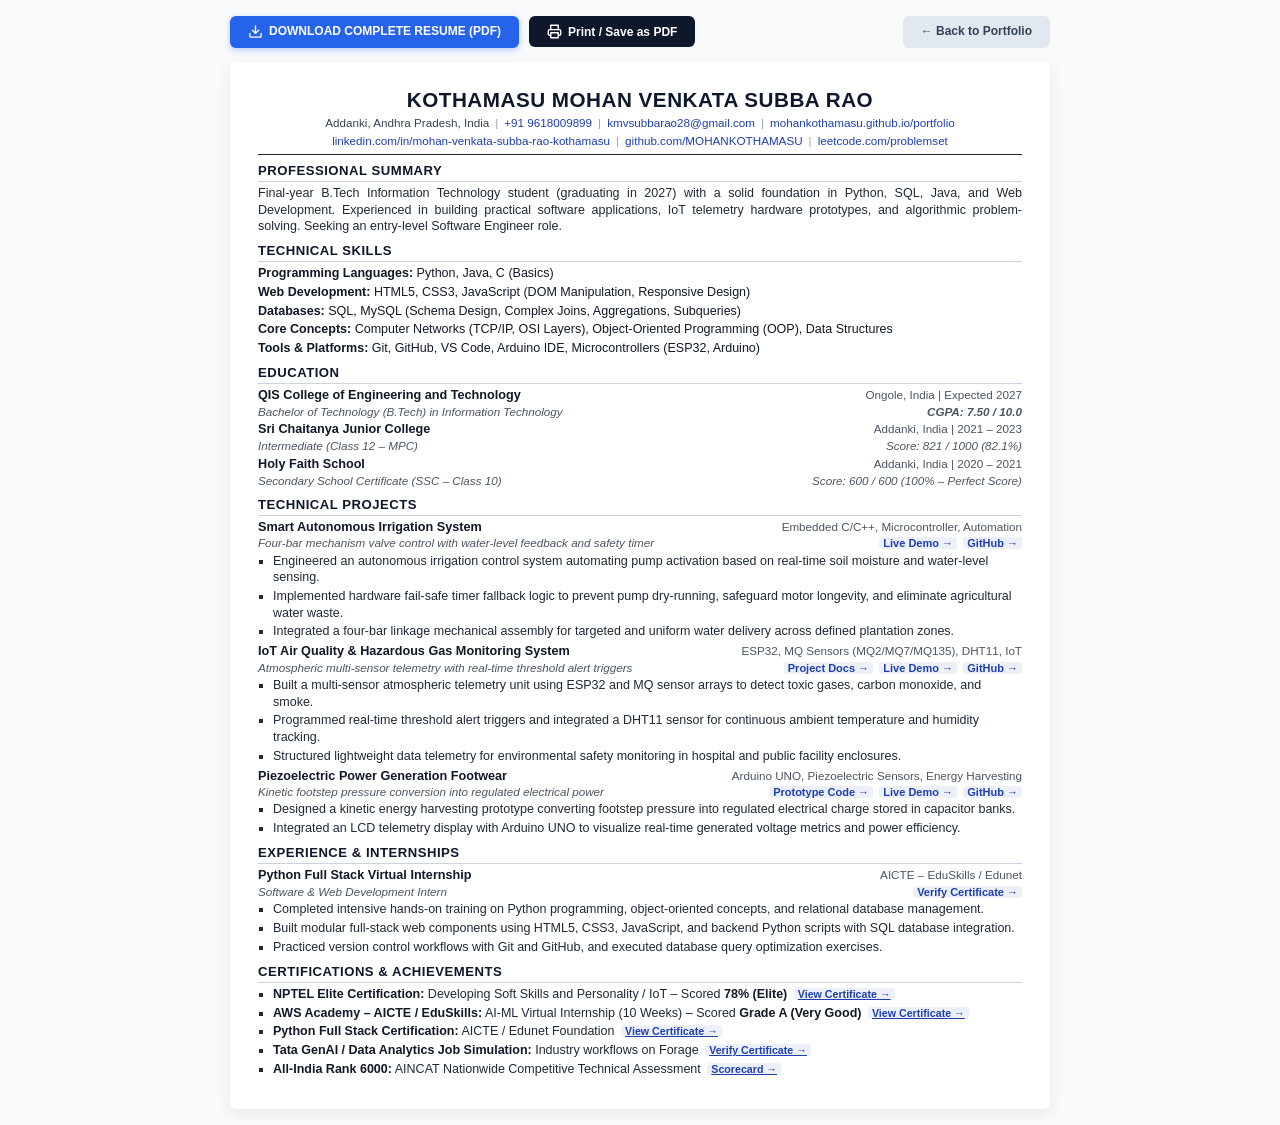
<file: assets/resume-preview.html>
<!DOCTYPE html>
<html lang="en">

<head>
  <meta charset="UTF-8">
  <meta name="viewport" content="width=device-width, initial-scale=1.0">
  <title>Kothamasu Mohan Venkata Subba Rao - Resume</title>
  <style>
    @page {
      size: A4 portrait;
      margin: 11mm 12mm 11mm 12mm;
    }

    * {
      box-sizing: border-box;
      margin: 0;
      padding: 0;
    }

    body {
      font-family: 'Calibri', 'Helvetica Neue', Arial, sans-serif;
      color: #111827;
      line-height: 1.33;
      font-size: 9.4pt;
      background: #f8fafc;
      margin: 0;
      padding: 16px 12px;
      -webkit-print-color-adjust: exact;
      print-color-adjust: exact;
    }

    .resume-wrapper {
      max-width: 820px;
      margin: 0 auto;
      background: #ffffff;
      padding: 24px 28px;
      box-shadow: 0 4px 16px rgba(0, 0, 0, 0.08);
      border-radius: 6px;
    }

    /* Interactive Top Action Bar */
    .print-bar {
      max-width: 820px;
      margin: 0 auto 14px auto;
      display: flex;
      justify-content: space-between;
      align-items: center;
      gap: 10px;
      flex-wrap: wrap;
    }

    .print-bar-left {
      display: flex;
      gap: 10px;
      align-items: center;
    }

    .print-bar-right {
      display: flex;
      gap: 10px;
      align-items: center;
    }

    .action-btn {
      display: inline-flex;
      align-items: center;
      gap: 6px;
      padding: 8px 18px;
      font-size: 9pt;
      font-weight: 600;
      border-radius: 6px;
      text-decoration: none;
      cursor: pointer;
      border: none;
      transition: all 0.2s ease;
      font-family: inherit;
    }

    .btn-download-primary {
      background: #2563eb;
      color: #ffffff !important;
      box-shadow: 0 2px 6px rgba(37, 99, 235, 0.3);
    }

    .btn-download-primary:hover {
      background: #1d4ed8;
      box-shadow: 0 4px 10px rgba(37, 99, 235, 0.4);
    }

    .btn-print-secondary {
      background: #0f172a;
      color: #ffffff !important;
    }

    .btn-print-secondary:hover {
      background: #1e293b;
    }

    .btn-back {
      background: #e2e8f0;
      color: #334155 !important;
    }

    .btn-back:hover {
      background: #cbd5e1;
    }

    /* Print Styles */
    @media print {
      body {
        background: #ffffff !important;
        margin: 0 !important;
        padding: 0 !important;
        font-size: 9.4pt !important;
        line-height: 1.33 !important;
      }

      .print-bar {
        display: none !important;
      }

      .resume-wrapper {
        max-width: 100% !important;
        margin: 0 !important;
        padding: 0 !important;
        box-shadow: none !important;
        border-radius: 0 !important;
      }

      a {
        color: #1e40af !important;
        text-decoration: underline !important;
      }

      .contact-line a {
        color: #1e40af !important;
        font-weight: 500 !important;
        text-decoration: none !important;
      }

      .contact-line a:hover {
        text-decoration: underline !important;
      }

      .cert-link {
        display: inline !important;
        font-size: 8pt !important;
        color: #1e40af !important;
        text-decoration: underline !important;
        background: transparent !important;
        padding: 0 !important;
        font-weight: 600 !important;
      }

      .section {
        margin-bottom: 7.5px !important;
        page-break-inside: avoid !important;
        break-inside: avoid !important;
      }

      .section-title {
        margin-bottom: 3px !important;
        padding-bottom: 1.5px !important;
      }

      ul {
        margin-top: 1px !important;
        margin-bottom: 3px !important;
      }

      li {
        margin-bottom: 2.1px !important;
      }
    }

    /* Header */
    .header {
      text-align: center;
      border-bottom: 1.5px solid #1f2937;
      padding-bottom: 5px;
      margin-bottom: 7px;
    }

    .name {
      font-size: 15.5pt;
      font-weight: 700;
      letter-spacing: 0.5px;
      color: #0f172a;
      text-transform: uppercase;
      margin-bottom: 2px;
    }

    .contact-line {
      font-size: 8.75pt;
      color: #374151;
      display: flex;
      flex-wrap: wrap;
      justify-content: center;
      gap: 6px;
      line-height: 1.35;
    }

    .contact-line a {
      color: #1e40af;
      text-decoration: none;
      font-weight: 500;
    }

    .contact-line a:hover {
      text-decoration: underline;
    }

    .sep {
      color: #9ca3af;
    }

    /* Section */
    .section {
      margin-bottom: 7.5px;
    }

    .section-title {
      font-size: 9.85pt;
      font-weight: 700;
      text-transform: uppercase;
      letter-spacing: 0.5px;
      color: #0f172a;
      border-bottom: 1px solid #cbd5e1;
      padding-bottom: 1.5px;
      margin-bottom: 3px;
    }

    .summary-text {
      text-align: justify;
      color: #1f2937;
      font-size: 9.4pt;
      line-height: 1.33;
    }

    /* Skills */
    .skills-category {
      margin-bottom: 2px;
      font-size: 9.4pt;
      line-height: 1.33;
    }

    .skills-category strong {
      color: #111827;
      font-weight: 600;
    }

    /* Item Header & Subheader */
    .item-header {
      display: flex;
      justify-content: space-between;
      align-items: baseline;
      font-weight: 600;
      color: #111827;
      font-size: 9.5pt;
    }

    .item-sub {
      display: flex;
      justify-content: space-between;
      align-items: baseline;
      font-size: 8.75pt;
      color: #4b5563;
      font-style: italic;
      margin-bottom: 1.5px;
    }

    .item-sub a {
      color: #1e40af;
      font-style: normal;
      text-decoration: none;
      font-size: 8.25pt;
    }

    .item-date {
      font-weight: normal;
      font-size: 8.75pt;
      color: #4b5563;
    }

    ul {
      list-style-type: square;
      padding-left: 15px;
      margin-top: 1px;
      margin-bottom: 3px;
    }

    li {
      margin-bottom: 2.1px;
      color: #1f2937;
      font-size: 9.4pt;
      line-height: 1.33;
    }

    li strong {
      color: #111827;
    }

    .cert-link {
      font-size: 8pt;
      font-weight: 600;
      color: #1e40af;
      text-decoration: underline;
      margin-left: 3px;
      padding: 0 4px;
      background: rgba(30, 64, 175, 0.08);
      border-radius: 3px;
    }

    .cert-link:hover {
      text-decoration: underline;
      background: rgba(30, 64, 175, 0.16);
    }
  </style>
</head>

<body>
  <!-- Interactive Action Bar (Screen Only) -->
  <div class="print-bar">
    <div class="print-bar-left">
      <a href="Mohan_Venkata_Subba_Rao_Resume.pdf" download="Mohan_Venkata_Subba_Rao_Resume.pdf" class="action-btn btn-download-primary" id="direct-pdf-download">
        <svg width="15" height="15" viewBox="0 0 24 24" fill="none" stroke="currentColor" stroke-width="2.2" stroke-linecap="round" stroke-linejoin="round"><path d="M21 15v4a2 2 0 0 1-2 2H5a2 2 0 0 1-2-2v-4"></path><polyline points="7 10 12 15 17 10"></polyline><line x1="12" y1="15" x2="12" y2="3"></line></svg>
        DOWNLOAD COMPLETE RESUME (PDF)
      </a>
      <button class="action-btn btn-print-secondary" onclick="window.print()">
        <svg width="15" height="15" viewBox="0 0 24 24" fill="none" stroke="currentColor" stroke-width="2.2" stroke-linecap="round" stroke-linejoin="round"><polyline points="6 9 6 2 18 2 18 9"></polyline><path d="M6 18H4a2 2 0 0 1-2-2v-5a2 2 0 0 1 2-2h16a2 2 0 0 1 2 2v5a2 2 0 0 1-2 2h-2"></path><rect x="6" y="14" width="12" height="8"></rect></svg>
        Print / Save as PDF
      </button>
    </div>
    <div class="print-bar-right">
      <a href="../index.html" class="action-btn btn-back">
        &larr; Back to Portfolio
      </a>
    </div>
  </div>

  <div class="resume-wrapper">
    <header class="header">
      <h1 class="name">Kothamasu Mohan Venkata Subba Rao</h1>
      <div class="contact-line">
        <span>Addanki, Andhra Pradesh, India</span>
        <span class="sep">|</span>
        <span><a href="tel:+919618009899">+91 9618009899</a></span>
        <span class="sep">|</span>
        <span><a href="mailto:kmvsubbarao28@gmail.com">kmvsubbarao28@gmail.com</a></span>
        <span class="sep">|</span>
        <span><a href="https://mohankothamasu.github.io/portfolio/" target="_blank" rel="noopener noreferrer">mohankothamasu.github.io/portfolio</a></span>
      </div>
      <div class="contact-line" style="margin-top: 2px;">
        <span><a href="https://www.linkedin.com/in/mohan-venkata-subba-rao-kothamasu-4464b433a" target="_blank" rel="noopener noreferrer">linkedin.com/in/mohan-venkata-subba-rao-kothamasu</a></span>
        <span class="sep">|</span>
        <span><a href="https://github.com/MOHANKOTHAMASU" target="_blank" rel="noopener noreferrer">github.com/MOHANKOTHAMASU</a></span>
        <span class="sep">|</span>
        <span><a href="https://leetcode.com/problemset/" target="_blank" rel="noopener noreferrer">leetcode.com/problemset</a></span>
      </div>
    </header>

    <!-- PROFESSIONAL SUMMARY -->
    <section class="section">
      <h2 class="section-title">Professional Summary</h2>
      <p class="summary-text">
        Final-year B.Tech Information Technology student (graduating in 2027) with a solid foundation in Python, SQL,
        Java, and Web Development. Experienced in building practical software applications, IoT telemetry hardware
        prototypes, and algorithmic problem-solving. Seeking an entry-level Software Engineer role.
      </p>
    </section>

    <!-- TECHNICAL SKILLS -->
    <section class="section">
      <h2 class="section-title">Technical Skills</h2>
      <div class="skills-category"><strong>Programming Languages:</strong> Python, Java, C (Basics)</div>
      <div class="skills-category"><strong>Web Development:</strong> HTML5, CSS3, JavaScript (DOM Manipulation, Responsive Design)</div>
      <div class="skills-category"><strong>Databases:</strong> SQL, MySQL (Schema Design, Complex Joins, Aggregations, Subqueries)</div>
      <div class="skills-category"><strong>Core Concepts:</strong> Computer Networks (TCP/IP, OSI Layers), Object-Oriented Programming (OOP), Data Structures</div>
      <div class="skills-category"><strong>Tools & Platforms:</strong> Git, GitHub, VS Code, Arduino IDE, Microcontrollers (ESP32, Arduino)</div>
    </section>

    <!-- EDUCATION -->
    <section class="section">
      <h2 class="section-title">Education</h2>
      <div class="item-header">
        <span>QIS College of Engineering and Technology</span>
        <span class="item-date">Ongole, India | Expected 2027</span>
      </div>
      <div class="item-sub">
        <span>Bachelor of Technology (B.Tech) in Information Technology</span>
        <span><strong>CGPA: 7.50 / 10.0</strong></span>
      </div>

      <div class="item-header" style="margin-top: 2px;">
        <span>Sri Chaitanya Junior College</span>
        <span class="item-date">Addanki, India | 2021 &ndash; 2023</span>
      </div>
      <div class="item-sub">
        <span>Intermediate (Class 12 &ndash; MPC)</span>
        <span>Score: 821 / 1000 (82.1%)</span>
      </div>

      <div class="item-header" style="margin-top: 2px;">
        <span>Holy Faith School</span>
        <span class="item-date">Addanki, India | 2020 &ndash; 2021</span>
      </div>
      <div class="item-sub">
        <span>Secondary School Certificate (SSC &ndash; Class 10)</span>
        <span>Score: 600 / 600 (100% &ndash; Perfect Score)</span>
      </div>
    </section>

    <!-- TECHNICAL PROJECTS -->
    <section class="section">
      <h2 class="section-title">Technical Projects</h2>

      <div class="item-header">
        <span>Smart Autonomous Irrigation System</span>
        <span class="item-date">Embedded C/C++, Microcontroller, Automation</span>
      </div>
      <div class="item-sub">
        <span>Four-bar mechanism valve control with water-level feedback and safety timer</span>
        <span>
          <a href="https://mohankothamasu.github.io/portfolio/#projects" target="_blank" rel="noopener noreferrer" class="cert-link">Live Demo &rarr;</a>
          <a href="https://github.com/MOHANKOTHAMASU" target="_blank" rel="noopener noreferrer" class="cert-link">GitHub &rarr;</a>
        </span>
      </div>
      <ul>
        <li>Engineered an autonomous irrigation control system automating pump activation based on real-time soil moisture and water-level sensing.</li>
        <li>Implemented hardware fail-safe timer fallback logic to prevent pump dry-running, safeguard motor longevity, and eliminate agricultural water waste.</li>
        <li>Integrated a four-bar linkage mechanical assembly for targeted and uniform water delivery across defined plantation zones.</li>
      </ul>

      <div class="item-header" style="margin-top: 3px;">
        <span>IoT Air Quality & Hazardous Gas Monitoring System</span>
        <span class="item-date">ESP32, MQ Sensors (MQ2/MQ7/MQ135), DHT11, IoT</span>
      </div>
      <div class="item-sub">
        <span>Atmospheric multi-sensor telemetry with real-time threshold alert triggers</span>
        <span>
          <a href="https://docs.google.com/document/d/1OpKbc8wfb0XTO-6J8Ce04nNsg8mvF8nM/edit?usp=sharing" target="_blank" rel="noopener noreferrer" class="cert-link">Project Docs &rarr;</a>
          <a href="https://mohankothamasu.github.io/portfolio/#projects" target="_blank" rel="noopener noreferrer" class="cert-link">Live Demo &rarr;</a>
          <a href="https://github.com/MOHANKOTHAMASU" target="_blank" rel="noopener noreferrer" class="cert-link">GitHub &rarr;</a>
        </span>
      </div>
      <ul>
        <li>Built a multi-sensor atmospheric telemetry unit using ESP32 and MQ sensor arrays to detect toxic gases, carbon monoxide, and smoke.</li>
        <li>Programmed real-time threshold alert triggers and integrated a DHT11 sensor for continuous ambient temperature and humidity tracking.</li>
        <li>Structured lightweight data telemetry for environmental safety monitoring in hospital and public facility enclosures.</li>
      </ul>

      <div class="item-header" style="margin-top: 3px;">
        <span>Piezoelectric Power Generation Footwear</span>
        <span class="item-date">Arduino UNO, Piezoelectric Sensors, Energy Harvesting</span>
      </div>
      <div class="item-sub">
        <span>Kinetic footstep pressure conversion into regulated electrical power</span>
        <span>
          <a href="https://drive.google.com/file/d/1gj5Or6B_ZwfwhvWYcpUyDivzJQTXv3Mi/view?usp=sharing" target="_blank" rel="noopener noreferrer" class="cert-link">Prototype Code &rarr;</a>
          <a href="https://mohankothamasu.github.io/portfolio/#projects" target="_blank" rel="noopener noreferrer" class="cert-link">Live Demo &rarr;</a>
          <a href="https://github.com/MOHANKOTHAMASU" target="_blank" rel="noopener noreferrer" class="cert-link">GitHub &rarr;</a>
        </span>
      </div>
      <ul>
        <li>Designed a kinetic energy harvesting prototype converting footstep pressure into regulated electrical charge stored in capacitor banks.</li>
        <li>Integrated an LCD telemetry display with Arduino UNO to visualize real-time generated voltage metrics and power efficiency.</li>
      </ul>
    </section>

    <!-- INTERNSHIP EXPERIENCE -->
    <section class="section">
      <h2 class="section-title">Experience & Internships</h2>
      <div class="item-header">
        <span>Python Full Stack Virtual Internship</span>
        <span class="item-date">AICTE &ndash; EduSkills / Edunet</span>
      </div>
      <div class="item-sub">
        <span>Software & Web Development Intern</span>
        <span><a href="https://mohankothamasu.github.io/portfolio/assets/aicte_python_fullstack_certificate.pdf" target="_blank" rel="noopener noreferrer" class="cert-link">Verify Certificate &rarr;</a></span>
      </div>
      <ul>
        <li>Completed intensive hands-on training on Python programming, object-oriented concepts, and relational database management.</li>
        <li>Built modular full-stack web components using HTML5, CSS3, JavaScript, and backend Python scripts with SQL database integration.</li>
        <li>Practiced version control workflows with Git and GitHub, and executed database query optimization exercises.</li>
      </ul>
    </section>

    <!-- CERTIFICATIONS & ACHIEVEMENTS -->
    <section class="section">
      <h2 class="section-title">Certifications & Achievements</h2>
      <ul>
        <li><strong>NPTEL Elite Certification:</strong> Developing Soft Skills and Personality / IoT &ndash; Scored <strong>78% (Elite)</strong> <a href="https://mohankothamasu.github.io/portfolio/assets/nptel_iot_certificate.pdf" target="_blank" rel="noopener noreferrer" class="cert-link">View Certificate &rarr;</a></li>
        <li><strong>AWS Academy &ndash; AICTE / EduSkills:</strong> AI-ML Virtual Internship (10 Weeks) &ndash; Scored <strong>Grade A (Very Good)</strong> <a href="https://mohankothamasu.github.io/portfolio/assets/aws_eduskills_aiml_certificate.pdf" target="_blank" rel="noopener noreferrer" class="cert-link">View Certificate &rarr;</a></li>
        <li><strong>Python Full Stack Certification:</strong> AICTE / Edunet Foundation <a href="https://mohankothamasu.github.io/portfolio/assets/aicte_python_fullstack_certificate.pdf" target="_blank" rel="noopener noreferrer" class="cert-link">View Certificate &rarr;</a></li>
        <li><strong>Tata GenAI / Data Analytics Job Simulation:</strong> Industry workflows on Forage <a href="https://mohankothamasu.github.io/portfolio/assets/tata_genai_data_analytics_certificate.pdf" target="_blank" rel="noopener noreferrer" class="cert-link">Verify Certificate &rarr;</a></li>
        <li><strong>All-India Rank 6000:</strong> AINCAT Nationwide Competitive Technical Assessment <a href="https://mohankothamasu.github.io/portfolio/assets/aincat_rank_scorecard_certificate.pdf" target="_blank" rel="noopener noreferrer" class="cert-link">Scorecard &rarr;</a></li>
      </ul>
    </section>
  </div>

  <script src="../js/resume-base64.js"></script>
  <script>
    document.addEventListener('DOMContentLoaded', () => {
      const downloadBtn = document.getElementById('direct-pdf-download');
      if (downloadBtn) {
        downloadBtn.addEventListener('click', async (e) => {
          const filename = downloadBtn.getAttribute('download') || 'Mohan_Venkata_Subba_Rao_Resume.pdf';
          const url = downloadBtn.getAttribute('href');

          e.preventDefault();

          // 1. Instant download via preloaded Base64 (works on file://, localhost, and live web)
          if (window.RESUME_PDF_BASE64) {
            try {
              const byteCharacters = atob(window.RESUME_PDF_BASE64);
              const byteNumbers = new Array(byteCharacters.length);
              for (let i = 0; i < byteCharacters.length; i++) {
                byteNumbers[i] = byteCharacters.charCodeAt(i);
              }
              const byteArray = new Uint8Array(byteNumbers);
              const blob = new Blob([byteArray], { type: 'application/pdf' });
              const blobUrl = window.URL.createObjectURL(blob);
              const a = document.createElement('a');
              a.style.display = 'none';
              a.href = blobUrl;
              a.download = filename;
              document.body.appendChild(a);
              a.click();
              setTimeout(() => {
                window.URL.revokeObjectURL(blobUrl);
                if (a.parentNode) a.parentNode.removeChild(a);
              }, 2000);
              return;
            } catch (err) {
              console.warn('Base64 blob conversion error in preview:', err);
              const a = document.createElement('a');
              a.style.display = 'none';
              a.href = 'data:application/pdf;base64,' + window.RESUME_PDF_BASE64;
              a.download = filename;
              document.body.appendChild(a);
              a.click();
              setTimeout(() => {
                if (a.parentNode) a.parentNode.removeChild(a);
              }, 2000);
              return;
            }
          }

          // 2. Fetch Blob fallback
          try {
            const resp = await fetch(url, { cache: 'no-cache' });
            if (!resp.ok) throw new Error('HTTP ' + resp.status);
            const blob = await resp.blob();
            const blobUrl = window.URL.createObjectURL(blob);
            const a = document.createElement('a');
            a.style.display = 'none';
            a.href = blobUrl;
            a.download = filename;
            document.body.appendChild(a);
            a.click();
            setTimeout(() => {
              window.URL.revokeObjectURL(blobUrl);
              if (a.parentNode) a.parentNode.removeChild(a);
            }, 2000);
          } catch (err) {
            console.warn('Direct Blob download failed, falling back:', err);
            const fallbackLink = document.createElement('a');
            fallbackLink.href = url;
            fallbackLink.download = filename;
            document.body.appendChild(fallbackLink);
            fallbackLink.click();
            document.body.removeChild(fallbackLink);
          }
        });
      }
    });
  </script>
</body>

</html>
</file>
<file: css/style.css>
/* ==========================================================================
   Mohan Venkata Subba Rao - Professional Developer Portfolio
   Modern, Clean, Minimal & HR-Impressive CSS Design System
   ========================================================================== */

/* --------------------------------------------------------------------------
   1. CSS Variables & Theme Design Tokens
   -------------------------------------------------------------------------- */
:root {
  /* Color Palette - Dark Theme (Default) */
  --bg-primary: #0a0f1d;
  --bg-secondary: #111827;
  --bg-card: rgba(17, 24, 39, 0.75);
  --bg-card-hover: rgba(31, 41, 55, 0.85);
  --bg-surface: #1e293b;
  --bg-alt: #0d1527;

  /* Accent Colors */
  --primary: #3b82f6;
  /* Vibrant Tech Blue */
  --primary-rgb: 59, 130, 246;
  --primary-hover: #2563eb;
  --primary-light: #60a5fa;
  --accent: #8b5cf6;
  /* Purple Accent */
  --accent-rgb: 139, 92, 246;
  --accent-cyan: #06b6d4;
  /* Cyan */
  --accent-emerald: #10b981;
  /* Emerald Green */
  --warning: #f59e0b;
  /* Amber */
  --danger: #ef4444;
  /* Red */

  /* Text Colors */
  --text-primary: #f8fafc;
  --text-secondary: #94a3b8;
  --text-muted: #64748b;
  --text-heading: #ffffff;

  /* Borders & Dividers */
  --border-color: rgba(255, 255, 255, 0.08);
  --border-focus: rgba(59, 130, 246, 0.5);
  --border-card: rgba(255, 255, 255, 0.07);

  /* Shadows */
  --shadow-sm: 0 1px 2px 0 rgba(0, 0, 0, 0.05);
  --shadow-md: 0 4px 6px -1px rgba(0, 0, 0, 0.2), 0 2px 4px -1px rgba(0, 0, 0, 0.1);
  --shadow-lg: 0 10px 25px -3px rgba(0, 0, 0, 0.4), 0 4px 6px -2px rgba(0, 0, 0, 0.2);
  --shadow-glow: 0 0 25px rgba(59, 130, 246, 0.18);
  --shadow-card: 0 10px 30px -10px rgba(0, 0, 0, 0.5);

  /* Typography */
  --font-main: 'Plus Jakarta Sans', -apple-system, BlinkMacSystemFont, 'Segoe UI', Roboto, sans-serif;
  --font-mono: 'JetBrains Mono', monospace;

  /* Spacing & Layout */
  --container-max: 1200px;
  --header-height: 72px;
  --radius-sm: 6px;
  --radius-md: 12px;
  --radius-lg: 16px;
  --radius-full: 9999px;

  /* Transitions */
  --transition-fast: 0.15s ease;
  --transition-normal: 0.25s cubic-bezier(0.4, 0, 0.2, 1);
  --transition-smooth: 0.4s cubic-bezier(0.16, 1, 0.3, 1);
}

/* Light Theme Overrides */
[data-theme="light"] {
  --bg-primary: #f8fafc;
  --bg-secondary: #ffffff;
  --bg-card: rgba(255, 255, 255, 0.9);
  --bg-card-hover: #ffffff;
  --bg-surface: #f1f5f9;
  --bg-alt: #f1f5f9;

  --text-primary: #0f172a;
  --text-secondary: #475569;
  --text-muted: #64748b;
  --text-heading: #0f172a;

  --border-color: rgba(0, 0, 0, 0.08);
  --border-focus: rgba(59, 130, 246, 0.6);
  --border-card: rgba(0, 0, 0, 0.06);

  --shadow-sm: 0 1px 3px rgba(0, 0, 0, 0.05);
  --shadow-md: 0 4px 6px -1px rgba(0, 0, 0, 0.08);
  --shadow-lg: 0 12px 24px -4px rgba(0, 0, 0, 0.08);
  --shadow-glow: 0 0 25px rgba(59, 130, 246, 0.12);
  --shadow-card: 0 10px 30px -10px rgba(0, 0, 0, 0.08);
}

/* --------------------------------------------------------------------------
   2. Reset & Global Styles
   -------------------------------------------------------------------------- */
*,
*::before,
*::after {
  box-sizing: border-box;
  margin: 0;
  padding: 0;
}

html {
  font-size: 16px;
  scroll-behavior: smooth;
  scroll-padding-top: calc(var(--header-height) + 20px);
}

body {
  font-family: var(--font-main);
  background-color: var(--bg-primary);
  color: var(--text-primary);
  line-height: 1.6;
  -webkit-font-smoothing: antialiased;
  -moz-osx-font-smoothing: grayscale;
  overflow-x: hidden;
  transition: background-color var(--transition-normal), color var(--transition-normal);
}

/* Custom Scrollbar */
::-webkit-scrollbar {
  width: 8px;
}

::-webkit-scrollbar-track {
  background: var(--bg-primary);
}

::-webkit-scrollbar-thumb {
  background: var(--bg-surface);
  border-radius: 4px;
}

::-webkit-scrollbar-thumb:hover {
  background: var(--primary);
}

/* Container */
.container {
  width: 100%;
  max-width: var(--container-max);
  margin-left: auto;
  margin-right: auto;
  padding-left: 24px;
  padding-right: 24px;
}

/* Typography Helpers */
h1,
h2,
h3,
h4,
h5,
h6 {
  color: var(--text-heading);
  font-weight: 700;
  line-height: 1.25;
}

p {
  color: var(--text-secondary);
}

a {
  color: inherit;
  text-decoration: none;
  transition: color var(--transition-fast);
}

img {
  max-width: 100%;
  height: auto;
  display: block;
}

code {
  font-family: var(--font-mono);
  font-size: 0.875em;
  background: var(--bg-surface);
  padding: 2px 6px;
  border-radius: 4px;
  color: var(--primary-light);
}

.gradient-text {
  background: linear-gradient(135deg, #60a5fa 0%, #a78bfa 50%, #38bdf8 100%);
  -webkit-background-clip: text;
  -webkit-text-fill-color: transparent;
}

.text-primary {
  color: var(--primary) !important;
}

.text-accent {
  color: var(--accent) !important;
}

.text-warning {
  color: var(--warning) !important;
}

.text-success {
  color: var(--accent-emerald) !important;
}

.font-semibold {
  font-weight: 600;
}

/* --------------------------------------------------------------------------
   3. Buttons & Component Utilities
   -------------------------------------------------------------------------- */
.btn {
  display: inline-flex;
  align-items: center;
  justify-content: center;
  gap: 8px;
  font-family: var(--font-main);
  font-weight: 600;
  font-size: 0.9375rem;
  padding: 12px 24px;
  border-radius: var(--radius-md);
  border: 1px solid transparent;
  cursor: pointer;
  transition: all var(--transition-normal);
  text-align: center;
  white-space: nowrap;
  user-select: none;
}

.btn-sm {
  padding: 8px 16px;
  font-size: 0.85rem;
  border-radius: var(--radius-sm);
}

.btn-lg {
  padding: 14px 30px;
  font-size: 1.05rem;
}

.btn-block {
  width: 100%;
}

.btn-primary {
  background: linear-gradient(135deg, var(--primary) 0%, #2563eb 100%);
  color: #ffffff;
  box-shadow: 0 4px 14px rgba(59, 130, 246, 0.35);
}

.btn-primary:hover {
  background: linear-gradient(135deg, #2563eb 0%, #1d4ed8 100%);
  box-shadow: 0 6px 20px rgba(59, 130, 246, 0.45);
  transform: translateY(-2px);
}

.btn-secondary {
  background: var(--bg-surface);
  color: var(--text-primary);
  border-color: var(--border-color);
}

.btn-secondary:hover {
  background: var(--bg-card-hover);
  border-color: rgba(255, 255, 255, 0.15);
  transform: translateY(-2px);
}

.btn-outline {
  background: transparent;
  color: var(--text-primary);
  border-color: var(--border-color);
}

.btn-outline:hover {
  background: rgba(59, 130, 246, 0.1);
  border-color: var(--primary);
  color: var(--primary-light);
  transform: translateY(-2px);
}

.disabled-btn {
  opacity: 0.65;
  cursor: not-allowed !important;
  background: var(--bg-surface) !important;
  border-color: var(--border-color) !important;
  color: var(--text-muted) !important;
  box-shadow: none !important;
  transform: none !important;
}

/* --------------------------------------------------------------------------
   4. Section Headers & Layouts
   -------------------------------------------------------------------------- */
.section {
  padding: 90px 0;
  position: relative;
}

.section-header {
  text-align: center;
  max-width: 680px;
  margin: 0 auto 50px auto;
}

.section-tag {
  display: inline-flex;
  align-items: center;
  gap: 6px;
  font-size: 0.8125rem;
  font-weight: 600;
  text-transform: uppercase;
  letter-spacing: 0.08em;
  color: var(--primary-light);
  background: rgba(59, 130, 246, 0.1);
  padding: 6px 14px;
  border-radius: var(--radius-full);
  border: 1px solid rgba(59, 130, 246, 0.2);
  margin-bottom: 14px;
}

.section-title {
  font-size: 2.25rem;
  letter-spacing: -0.02em;
  margin-bottom: 12px;
}

.section-subtitle {
  font-size: 1.05rem;
  color: var(--text-secondary);
}

/* --------------------------------------------------------------------------
   5. Navigation Bar
   -------------------------------------------------------------------------- */
.navbar {
  position: fixed;
  top: 0;
  left: 0;
  right: 0;
  height: var(--header-height);
  background: rgba(10, 15, 29, 0.85);
  backdrop-filter: blur(12px);
  -webkit-backdrop-filter: blur(12px);
  border-bottom: 1px solid var(--border-color);
  z-index: 1000;
  transition: all var(--transition-normal);
}

[data-theme="light"] .navbar {
  background: rgba(248, 250, 252, 0.88);
}

.navbar.scrolled {
  box-shadow: var(--shadow-md);
  height: 64px;
}

.nav-container {
  max-width: var(--container-max);
  height: 100%;
  margin: 0 auto;
  padding: 0 24px;
  display: flex;
  align-items: center;
  justify-content: space-between;
}

.nav-brand {
  font-family: var(--font-mono);
  font-size: 1.25rem;
  font-weight: 700;
  color: var(--text-heading);
  display: flex;
  align-items: center;
  gap: 2px;
}

.brand-bracket {
  color: var(--primary);
}

.brand-dot {
  color: var(--accent-cyan);
}

.nav-menu {
  display: flex;
  align-items: center;
}

.nav-list {
  display: flex;
  list-style: none;
  gap: 28px;
}

.nav-link {
  font-size: 0.9375rem;
  font-weight: 500;
  color: var(--text-secondary);
  position: relative;
  padding: 6px 0;
  transition: color var(--transition-fast);
}

.nav-link:hover,
.nav-link.active {
  color: var(--text-heading);
}

.nav-link.active::after {
  content: '';
  position: absolute;
  bottom: 0;
  left: 0;
  width: 100%;
  height: 2px;
  background: var(--primary);
  border-radius: 2px;
}

.nav-actions {
  display: flex;
  align-items: center;
  gap: 14px;
}

.theme-btn {
  background: var(--bg-surface);
  border: 1px solid var(--border-color);
  color: var(--text-primary);
  width: 40px;
  height: 40px;
  border-radius: var(--radius-md);
  display: flex;
  align-items: center;
  justify-content: center;
  cursor: pointer;
  transition: all var(--transition-normal);
}

.theme-btn:hover {
  border-color: var(--primary);
  color: var(--primary-light);
}

.light-icon {
  display: none;
}

.dark-icon {
  display: inline-block;
}

[data-theme="light"] .light-icon {
  display: inline-block;
}

[data-theme="light"] .dark-icon {
  display: none;
}

.nav-resume-btn {
  display: inline-flex;
}

.mobile-toggle {
  display: none;
  background: transparent;
  border: none;
  cursor: pointer;
  padding: 8px;
  flex-direction: column;
  gap: 5px;
}

.mobile-toggle .bar {
  width: 22px;
  height: 2px;
  background-color: var(--text-primary);
  transition: all var(--transition-normal);
}

/* --------------------------------------------------------------------------
   6. Hero Section
   -------------------------------------------------------------------------- */
.hero-section {
  min-height: 90vh;
  display: flex;
  align-items: center;
  padding-top: calc(var(--header-height) + 40px);
  padding-bottom: 60px;
  position: relative;
  overflow: hidden;
}

.hero-bg-glow {
  position: absolute;
  top: 10%;
  right: 15%;
  width: 500px;
  height: 500px;
  background: radial-gradient(circle, rgba(59, 130, 246, 0.12) 0%, rgba(139, 92, 246, 0.05) 50%, transparent 70%);
  pointer-events: none;
  z-index: 0;
}

.hero-grid {
  display: grid;
  grid-template-columns: 1.15fr 0.85fr;
  gap: 50px;
  align-items: center;
  position: relative;
  z-index: 1;
}

.status-pill {
  display: inline-flex;
  align-items: center;
  gap: 8px;
  background: rgba(16, 185, 129, 0.1);
  border: 1px solid rgba(16, 185, 129, 0.25);
  padding: 6px 14px;
  border-radius: var(--radius-full);
  margin-bottom: 20px;
}

.status-dot {
  width: 8px;
  height: 8px;
  background-color: var(--accent-emerald);
  border-radius: 50%;
  box-shadow: 0 0 8px var(--accent-emerald);
  animation: pulse-dot 2s infinite ease-in-out;
}

@keyframes pulse-dot {

  0%,
  100% {
    transform: scale(1);
    opacity: 1;
  }

  50% {
    transform: scale(1.3);
    opacity: 0.7;
  }
}

.status-text {
  font-size: 0.8125rem;
  font-weight: 600;
  color: #34d399;
}

[data-theme="light"] .status-text {
  color: #059669;
}

.hero-title {
  font-size: 2.85rem;
  line-height: 1.15;
  margin-bottom: 14px;
  letter-spacing: -0.03em;
}

.hero-subtitle {
  font-size: 1.25rem;
  font-weight: 500;
  color: var(--text-secondary);
  margin-bottom: 18px;
}

.divider-slash {
  color: var(--text-muted);
  margin: 0 6px;
}

.highlight-role {
  color: var(--primary-light);
  font-weight: 600;
}

.hero-description {
  font-size: 1.05rem;
  line-height: 1.7;
  color: var(--text-secondary);
  margin-bottom: 28px;
  max-width: 580px;
}

.hero-description strong {
  color: var(--text-primary);
}

.hero-highlights {
  display: flex;
  flex-wrap: wrap;
  gap: 16px;
  margin-bottom: 32px;
}

.highlight-item {
  display: flex;
  align-items: center;
  gap: 8px;
  font-size: 0.875rem;
  background: var(--bg-card);
  border: 1px solid var(--border-card);
  padding: 8px 14px;
  border-radius: var(--radius-sm);
  color: var(--text-secondary);
}

.highlight-item i {
  color: var(--primary);
}

.highlight-item strong {
  color: var(--text-primary);
}

.hero-actions {
  display: flex;
  flex-wrap: wrap;
  gap: 14px;
  margin-bottom: 30px;
}

.hero-socials {
  display: flex;
  align-items: center;
  gap: 12px;
}

.socials-label {
  font-size: 0.875rem;
  font-weight: 500;
  color: var(--text-muted);
}

.social-icon {
  width: 38px;
  height: 38px;
  border-radius: var(--radius-md);
  background: var(--bg-surface);
  border: 1px solid var(--border-color);
  color: var(--text-secondary);
  display: flex;
  align-items: center;
  justify-content: center;
  transition: all var(--transition-normal);
}

.social-icon:hover {
  background: var(--primary);
  color: #ffffff;
  border-color: var(--primary);
  transform: translateY(-3px);
}

.social-icon.youtube-social:hover,
.footer-social-links a:hover i.fa-youtube {
  background: #ff0000;
  border-color: #ff0000;
  color: #ffffff;
  box-shadow: 0 4px 14px rgba(255, 0, 0, 0.4);
}

.youtube-icon-box {
  background: rgba(255, 0, 0, 0.12) !important;
  color: #ff4d4d !important;
}


/* Hero Right Visual: Profile Card + Code Window */
.hero-visual {
  position: relative;
  display: flex;
  flex-direction: column;
  gap: 20px;
}

/* Executive Photo Card */
.hero-profile-card {
  background: var(--bg-card);
  border: 1px solid var(--border-card);
  border-radius: var(--radius-lg);
  padding: 20px 24px;
  display: flex;
  align-items: center;
  gap: 20px;
  box-shadow: var(--shadow-md);
  backdrop-filter: blur(10px);
  transition: all var(--transition-normal);
  position: relative;
  overflow: hidden;
}

.hero-profile-card::before {
  content: '';
  position: absolute;
  top: 0;
  left: 0;
  right: 0;
  height: 3px;
  background: linear-gradient(90deg, var(--primary), var(--accent), var(--accent-cyan));
}

.hero-profile-card:hover {
  border-color: rgba(59, 130, 246, 0.4);
  transform: translateY(-2px);
  box-shadow: var(--shadow-lg);
}

.profile-photo-wrapper {
  position: relative;
  flex-shrink: 0;
}

.profile-photo-ring {
  position: absolute;
  inset: -4px;
  border-radius: 50%;
  background: linear-gradient(135deg, var(--primary), var(--accent), var(--accent-cyan));
  z-index: 0;
  animation: rotateRing 6s linear infinite;
}

@keyframes rotateRing {
  0% {
    transform: rotate(0deg);
  }

  100% {
    transform: rotate(360deg);
  }
}

.profile-photo {
  width: 90px;
  height: 90px;
  border-radius: 50%;
  object-fit: cover;
  object-position: top center;
  position: relative;
  z-index: 1;
  border: 3px solid var(--bg-secondary);
  box-shadow: 0 4px 14px rgba(0, 0, 0, 0.35);
  display: block;
}

.photo-status-badge {
  position: absolute;
  bottom: -4px;
  left: 50%;
  transform: translateX(-50%);
  background: rgba(10, 15, 29, 0.9);
  border: 1px solid rgba(16, 185, 129, 0.4);
  color: #34d399;
  font-size: 0.65rem;
  font-weight: 700;
  padding: 2px 8px;
  border-radius: var(--radius-full);
  display: flex;
  align-items: center;
  gap: 4px;
  white-space: nowrap;
  z-index: 2;
  box-shadow: 0 2px 8px rgba(0, 0, 0, 0.4);
}

.hero-profile-info {
  display: flex;
  flex-direction: column;
  gap: 4px;
}

.profile-card-name {
  font-size: 1.15rem;
  font-weight: 700;
  color: var(--text-heading);
  letter-spacing: -0.01em;
}

.profile-card-title {
  font-size: 0.825rem;
  color: var(--primary-light);
  font-weight: 600;
}

.profile-pills {
  display: flex;
  flex-wrap: wrap;
  gap: 6px;
  margin-top: 6px;
}

.pill-mini {
  font-size: 0.725rem;
  background: var(--bg-surface);
  border: 1px solid var(--border-color);
  color: var(--text-secondary);
  padding: 2px 8px;
  border-radius: var(--radius-sm);
  display: inline-flex;
  align-items: center;
  gap: 4px;
}

.pill-mini i {
  color: var(--primary);
  font-size: 0.7rem;
}

.code-window {
  background: #0d1117;
  border: 1px solid rgba(255, 255, 255, 0.12);
  border-radius: var(--radius-lg);
  box-shadow: var(--shadow-lg);
  overflow: hidden;
  font-family: var(--font-mono);
}

[data-theme="light"] .code-window {
  background: #1e293b;
  border-color: #334155;
}

.code-header {
  background: rgba(255, 255, 255, 0.04);
  border-bottom: 1px solid rgba(255, 255, 255, 0.08);
  padding: 12px 16px;
  display: flex;
  align-items: center;
  justify-content: space-between;
}

.window-controls {
  display: flex;
  gap: 6px;
}

.window-controls .control {
  width: 11px;
  height: 11px;
  border-radius: 50%;
}

.control.close {
  background-color: #ff5f56;
}

.control.minimize {
  background-color: #ffbd2e;
}

.control.maximize {
  background-color: #27c93f;
}

.window-title {
  font-size: 0.8rem;
  color: #cbd5e1;
  display: flex;
  align-items: center;
  gap: 6px;
}

.window-lang {
  font-size: 0.75rem;
  color: #94a3b8;
}

.code-body {
  padding: 20px;
  font-size: 0.825rem;
  line-height: 1.6;
  overflow-x: auto;
  color: #e2e8f0;
}

.code-keyword {
  color: #f472b6;
}

.code-class {
  color: #60a5fa;
  font-weight: 600;
}

.code-func {
  color: #a78bfa;
}

.code-param {
  color: #fb923c;
}

.code-string {
  color: #34d399;
}

.code-number {
  color: #facc15;
}

.code-comment {
  color: #64748b;
  font-style: italic;
}

.code-footer {
  background: rgba(0, 0, 0, 0.2);
  border-top: 1px solid rgba(255, 255, 255, 0.06);
  padding: 8px 16px;
  display: flex;
  justify-content: space-between;
  font-size: 0.75rem;
  color: #94a3b8;
}

.terminal-status {
  display: flex;
  align-items: center;
  gap: 6px;
  color: #34d399;
}

/* Floating Badges */
.floating-badge {
  position: absolute;
  background: var(--bg-secondary);
  border: 1px solid var(--border-color);
  padding: 10px 16px;
  border-radius: var(--radius-md);
  box-shadow: var(--shadow-lg);
  display: flex;
  align-items: center;
  gap: 12px;
  backdrop-filter: blur(8px);
  z-index: 2;
  animation: float 4s ease-in-out infinite;
}

.badge-top-right {
  top: -15px;
  right: -15px;
  animation-delay: 0s;
}

.badge-bottom-left {
  bottom: -20px;
  left: -15px;
  animation-delay: 2s;
}

@keyframes float {

  0%,
  100% {
    transform: translateY(0px);
  }

  50% {
    transform: translateY(-8px);
  }
}

.floating-badge i {
  font-size: 1.25rem;
}

.badge-title {
  font-size: 0.85rem;
  font-weight: 700;
  color: var(--text-heading);
}

.badge-sub {
  font-size: 0.75rem;
  color: var(--text-secondary);
}

/* --------------------------------------------------------------------------
   7. HR Quick Glance Bar
   -------------------------------------------------------------------------- */
.glance-section {
  padding: 0 0 30px 0;
}

.glance-card {
  background: var(--bg-card);
  border: 1px solid var(--border-card);
  border-radius: var(--radius-lg);
  padding: 18px 26px;
  display: flex;
  align-items: center;
  justify-content: space-between;
  box-shadow: var(--shadow-sm);
  backdrop-filter: blur(10px);
}

.glance-heading {
  display: flex;
  align-items: center;
  gap: 10px;
  font-weight: 700;
  font-size: 0.95rem;
  color: var(--primary-light);
  white-space: nowrap;
}

.glance-items {
  display: flex;
  align-items: center;
  gap: 20px;
  flex-wrap: wrap;
}

.glance-item {
  display: flex;
  align-items: center;
  gap: 6px;
  font-size: 0.875rem;
}

.glance-label {
  color: var(--text-muted);
}

.glance-value {
  color: var(--text-heading);
  font-weight: 500;
}

.glance-divider {
  width: 1px;
  height: 20px;
  background: var(--border-color);
}

/* --------------------------------------------------------------------------
   8. About Me Section (Redesigned: Clean, Authentic & Recruiter-Friendly)
   -------------------------------------------------------------------------- */
.about-hero-card {
  background: var(--bg-card);
  border: 1px solid var(--border-card);
  border-radius: var(--radius-lg);
  padding: 36px 40px;
  margin-bottom: 24px;
  box-shadow: var(--shadow-sm);
  backdrop-filter: blur(10px);
  position: relative;
  overflow: hidden;
  transition: border-color var(--transition-normal);
}

.about-hero-card:hover {
  border-color: rgba(59, 130, 246, 0.25);
}

.about-hero-header {
  display: flex;
  align-items: center;
  gap: 24px;
  padding-bottom: 24px;
  border-bottom: 1px solid var(--border-color);
  margin-bottom: 24px;
}

.about-hero-avatar-wrap {
  position: relative;
  flex-shrink: 0;
}

.about-hero-avatar {
  width: 84px;
  height: 84px;
  border-radius: 50%;
  object-fit: cover;
  object-position: top center;
  border: 3px solid var(--primary);
  box-shadow: 0 0 20px rgba(59, 130, 246, 0.3);
  display: block;
}

.about-status-indicator {
  position: absolute;
  bottom: 0;
  right: 0;
  width: 22px;
  height: 22px;
  border-radius: 50%;
  background: var(--bg-secondary);
  border: 2px solid var(--bg-card);
  display: flex;
  align-items: center;
  justify-content: center;
}

.status-indicator-dot {
  width: 12px;
  height: 12px;
  border-radius: 50%;
  background: var(--accent-emerald);
  box-shadow: 0 0 8px var(--accent-emerald);
  animation: pulse-dot 2s infinite ease-in-out;
}

.about-hero-identity {
  display: flex;
  flex-direction: column;
  gap: 6px;
}

.about-badge-row {
  display: flex;
  align-items: center;
  gap: 10px;
  flex-wrap: wrap;
}

.badge-role-tag {
  font-size: 0.775rem;
  font-weight: 700;
  color: var(--primary-light);
  background: rgba(59, 130, 246, 0.12);
  border: 1px solid rgba(59, 130, 246, 0.3);
  padding: 3px 10px;
  border-radius: var(--radius-full);
  letter-spacing: 0.02em;
}

.badge-status-tag {
  font-size: 0.775rem;
  font-weight: 600;
  color: #34d399;
  background: rgba(16, 185, 129, 0.1);
  border: 1px solid rgba(16, 185, 129, 0.25);
  padding: 3px 10px;
  border-radius: var(--radius-full);
  display: inline-flex;
  align-items: center;
  gap: 5px;
}

.about-hero-name {
  font-size: 1.65rem;
  font-weight: 800;
  color: var(--text-heading);
  letter-spacing: -0.02em;
  margin: 0;
}

.about-hero-meta {
  display: flex;
  align-items: center;
  gap: 10px;
  font-size: 0.85rem;
  color: var(--text-muted);
  flex-wrap: wrap;
}

.about-hero-meta i {
  color: var(--primary);
  margin-right: 4px;
}

.meta-separator {
  color: var(--border-color);
}

.about-intro-body {
  margin-bottom: 24px;
}

.about-intro-lead {
  font-size: 1.05rem;
  line-height: 1.75;
  color: var(--text-primary);
  margin-bottom: 12px;
}

.about-intro-lead strong {
  color: var(--text-heading);
  font-weight: 600;
}

.about-intro-sub {
  font-size: 0.95rem;
  line-height: 1.7;
  color: var(--text-secondary);
  margin: 0;
}

/* Part 5: What I'm Looking For Box */
.about-target-goal {
  background: var(--bg-surface);
  border: 1px solid var(--border-color);
  border-left: 4px solid var(--primary);
  border-radius: var(--radius-md);
  padding: 16px 20px;
  display: flex;
  flex-direction: column;
  gap: 6px;
}

.target-goal-badge {
  font-size: 0.8rem;
  font-weight: 700;
  text-transform: uppercase;
  letter-spacing: 0.05em;
  color: var(--primary-light);
  display: flex;
  align-items: center;
  gap: 6px;
}

.target-goal-text {
  font-size: 0.925rem;
  line-height: 1.6;
  color: var(--text-secondary);
  margin: 0;
}

.target-goal-text strong {
  color: var(--text-heading);
}

/* Part 6: HR-Friendly Snapshot Metrics */
.about-metrics-row {
  display: grid;
  grid-template-columns: repeat(4, 1fr);
  gap: 16px;
  margin-bottom: 28px;
}

.about-metric-card {
  background: var(--bg-card);
  border: 1px solid var(--border-card);
  border-radius: var(--radius-md);
  padding: 18px 20px;
  display: flex;
  align-items: center;
  gap: 14px;
  box-shadow: var(--shadow-sm);
  transition: all var(--transition-normal);
}

.about-metric-card:hover {
  transform: translateY(-2px);
  border-color: rgba(59, 130, 246, 0.35);
  box-shadow: var(--shadow-md);
}

.metric-icon-box {
  width: 44px;
  height: 44px;
  border-radius: var(--radius-md);
  background: rgba(59, 130, 246, 0.12);
  border: 1px solid rgba(59, 130, 246, 0.25);
  color: var(--primary-light);
  display: flex;
  align-items: center;
  justify-content: center;
  font-size: 1.15rem;
  flex-shrink: 0;
}

.metric-info {
  display: flex;
  flex-direction: column;
  gap: 2px;
}

.metric-highlight {
  font-size: 0.95rem;
  font-weight: 700;
  color: var(--text-heading);
}

.metric-detail {
  font-size: 0.775rem;
  color: var(--text-muted);
}

/* 2-Column Details Grid */
.about-details-grid {
  display: grid;
  grid-template-columns: 1.15fr 0.85fr;
  gap: 28px;
  align-items: start;
}

.about-col {
  display: flex;
  flex-direction: column;
  gap: 24px;
}

.about-panel-card {
  background: var(--bg-card);
  border: 1px solid var(--border-card);
  border-radius: var(--radius-lg);
  padding: 30px;
  box-shadow: var(--shadow-sm);
  backdrop-filter: blur(8px);
  transition: border-color var(--transition-normal);
}

.about-panel-card:hover {
  border-color: rgba(59, 130, 246, 0.2);
}

.panel-header {
  display: flex;
  align-items: center;
  justify-content: space-between;
  margin-bottom: 10px;
  gap: 12px;
  flex-wrap: wrap;
}

.panel-title-wrap {
  display: flex;
  align-items: center;
  gap: 10px;
}

.panel-icon {
  width: 32px;
  height: 32px;
  border-radius: var(--radius-sm);
  background: rgba(59, 130, 246, 0.12);
  color: var(--primary-light);
  display: flex;
  align-items: center;
  justify-content: center;
  font-size: 0.9rem;
}

.panel-title {
  font-size: 1.15rem;
  font-weight: 700;
  color: var(--text-heading);
  margin: 0;
}

.panel-tag {
  font-size: 0.725rem;
  font-weight: 600;
  color: var(--text-muted);
  background: var(--bg-surface);
  border: 1px solid var(--border-color);
  padding: 3px 10px;
  border-radius: var(--radius-full);
}

.panel-desc {
  font-size: 0.875rem;
  color: var(--text-secondary);
  line-height: 1.5;
  margin-bottom: 20px;
}

/* Part 2: What I Work With Pills */
.tech-stack-pills {
  display: grid;
  grid-template-columns: repeat(2, 1fr);
  gap: 12px;
}

.tech-pill-item {
  background: var(--bg-surface);
  border: 1px solid var(--border-color);
  border-radius: var(--radius-md);
  padding: 12px 14px;
  display: flex;
  align-items: center;
  gap: 12px;
  transition: all var(--transition-normal);
}

.tech-pill-item:hover {
  border-color: var(--primary);
  background: var(--bg-card-hover);
  transform: translateY(-2px);
}

.tech-icon {
  font-size: 1.25rem;
  width: 24px;
  text-align: center;
  flex-shrink: 0;
}

.tech-icon.python { color: #3b82f6; }
.tech-icon.database { color: #06b6d4; }
.tech-icon.html { color: #f97316; }
.tech-icon.css { color: #38bdf8; }
.tech-icon.js { color: #facc15; }
.tech-icon.git { color: #f43f5e; }
.tech-icon.algo { color: #a855f7; }
.tech-icon.fullstack { color: #10b981; }

.tech-name {
  font-size: 0.875rem;
  font-weight: 700;
  color: var(--text-heading);
  display: block;
}

.tech-context {
  font-size: 0.725rem;
  color: var(--text-muted);
  display: block;
}

/* Part 3: What I've Built Cards */
.built-projects-list {
  display: flex;
  flex-direction: column;
  gap: 14px;
}

.built-project-card {
  background: var(--bg-surface);
  border: 1px solid var(--border-color);
  border-radius: var(--radius-md);
  padding: 16px 18px;
  transition: all var(--transition-normal);
}

.built-project-card:hover {
  border-color: rgba(59, 130, 246, 0.35);
  transform: translateY(-2px);
  box-shadow: var(--shadow-sm);
}

.built-project-top {
  display: flex;
  align-items: center;
  gap: 12px;
  margin-bottom: 8px;
}

.built-icon-wrap {
  width: 36px;
  height: 36px;
  border-radius: var(--radius-sm);
  display: flex;
  align-items: center;
  justify-content: center;
  font-size: 0.95rem;
  flex-shrink: 0;
}

.built-icon-wrap.airquality {
  background: rgba(14, 165, 233, 0.15);
  color: #38bdf8;
  border: 1px solid rgba(14, 165, 233, 0.3);
}

.built-icon-wrap.irrigation {
  background: rgba(16, 185, 129, 0.15);
  color: #34d399;
  border: 1px solid rgba(16, 185, 129, 0.3);
}

.built-icon-wrap.piezo {
  background: rgba(245, 158, 11, 0.15);
  color: #fbbf24;
  border: 1px solid rgba(245, 158, 11, 0.3);
}

.built-icon-wrap.web {
  background: rgba(139, 92, 246, 0.15);
  color: #a78bfa;
  border: 1px solid rgba(139, 92, 246, 0.3);
}

.built-title-area {
  display: flex;
  flex-direction: column;
  gap: 2px;
}

.built-project-title {
  font-size: 0.925rem;
  font-weight: 700;
  color: var(--text-heading);
  margin: 0;
}

.built-tech-badge {
  font-size: 0.725rem;
  font-family: var(--font-mono);
  color: var(--primary-light);
}

.built-project-desc {
  font-size: 0.825rem;
  line-height: 1.55;
  color: var(--text-secondary);
  margin: 0;
}

.built-project-desc strong {
  color: var(--text-primary);
}

/* Part 4: Experience & Learning Timeline */
.learning-timeline {
  display: flex;
  flex-direction: column;
  gap: 16px;
  position: relative;
  margin-bottom: 24px;
}

.learning-timeline::before {
  content: '';
  position: absolute;
  top: 14px;
  bottom: 14px;
  left: 17px;
  width: 2px;
  background: var(--border-color);
  z-index: 0;
}

.learning-item {
  display: flex;
  align-items: flex-start;
  gap: 16px;
  position: relative;
  z-index: 1;
}

.learning-marker {
  width: 36px;
  height: 36px;
  border-radius: 50%;
  background: var(--bg-surface);
  border: 2px solid var(--border-color);
  color: var(--primary-light);
  display: flex;
  align-items: center;
  justify-content: center;
  font-size: 0.875rem;
  flex-shrink: 0;
  transition: all var(--transition-normal);
}

.learning-item:hover .learning-marker {
  border-color: var(--primary);
  background: rgba(59, 130, 246, 0.15);
  color: #ffffff;
  transform: scale(1.1);
}

.learning-body {
  background: var(--bg-surface);
  border: 1px solid var(--border-color);
  border-radius: var(--radius-md);
  padding: 14px 16px;
  flex: 1;
  transition: all var(--transition-normal);
}

.learning-item:hover .learning-body {
  border-color: rgba(59, 130, 246, 0.3);
  transform: translateX(4px);
}

.learning-header {
  display: flex;
  align-items: center;
  justify-content: space-between;
  gap: 8px;
  margin-bottom: 4px;
  flex-wrap: wrap;
}

.learning-title {
  font-size: 0.875rem;
  font-weight: 700;
  color: var(--text-heading);
  margin: 0;
}

.learning-issuer {
  font-size: 0.725rem;
  font-weight: 600;
  color: var(--primary-light);
  background: rgba(59, 130, 246, 0.1);
  padding: 2px 8px;
  border-radius: var(--radius-full);
}

.learning-desc {
  font-size: 0.8rem;
  line-height: 1.5;
  color: var(--text-secondary);
  margin: 0;
}

.learning-desc strong {
  color: var(--text-primary);
}

/* Quick Recruiter Call to Action */
.about-recruiter-box {
  background: linear-gradient(135deg, rgba(59, 130, 246, 0.08), rgba(139, 92, 246, 0.05));
  border: 1px solid rgba(59, 130, 246, 0.25);
  border-radius: var(--radius-md);
  padding: 18px 20px;
  display: flex;
  flex-direction: column;
  gap: 10px;
}

.recruiter-box-header {
  display: flex;
  align-items: center;
  gap: 8px;
  font-size: 0.875rem;
  font-weight: 700;
  color: var(--text-heading);
}

.recruiter-box-sub {
  font-size: 0.8rem;
  color: var(--text-secondary);
  margin: 0;
  line-height: 1.4;
}

.recruiter-box-actions {
  display: flex;
  gap: 10px;
  flex-wrap: wrap;
  margin-top: 4px;
}

.btn-sm {
  padding: 7px 14px;
  font-size: 0.8rem;
}

/* --------------------------------------------------------------------------
   9. Skills Section & Interactive Filter Bar
   -------------------------------------------------------------------------- */
.skills-filter-bar {
  display: flex;
  align-items: center;
  justify-content: center;
  gap: 10px;
  flex-wrap: wrap;
  margin-bottom: 36px;
}

.skill-filter-btn {
  background: var(--bg-surface);
  border: 1px solid var(--border-color);
  color: var(--text-secondary);
  font-family: var(--font-main);
  font-size: 0.825rem;
  font-weight: 600;
  padding: 8px 18px;
  border-radius: var(--radius-full);
  cursor: pointer;
  transition: all var(--transition-normal);
}

.skill-filter-btn:hover {
  border-color: var(--primary);
  color: var(--text-heading);
  transform: translateY(-2px);
}

.skill-filter-btn.active {
  background: linear-gradient(135deg, var(--primary), #2563eb);
  color: #ffffff;
  border-color: var(--primary);
  box-shadow: 0 4px 12px rgba(59, 130, 246, 0.35);
}

.skills-grid {
  display: grid;
  grid-template-columns: repeat(auto-fit, minmax(320px, 1fr));
  gap: 24px;
  margin-bottom: 30px;
}

.skill-category-card {
  background: var(--bg-card);
  border: 1px solid var(--border-card);
  border-radius: var(--radius-lg);
  padding: 24px;
  display: flex;
  flex-direction: column;
  transition: all var(--transition-normal);
  backdrop-filter: blur(8px);
}

.skill-category-card.hidden {
  display: none !important;
}

.skill-category-card:hover {
  border-color: rgba(59, 130, 246, 0.45);
  box-shadow: var(--shadow-md);
  transform: translateY(-4px);
}

.skill-header-meta {
  display: flex;
  align-items: center;
  justify-content: space-between;
  gap: 10px;
  margin-bottom: 2px;
}

.category-header {
  display: flex;
  align-items: center;
  gap: 14px;
  margin-bottom: 14px;
  padding-bottom: 14px;
  border-bottom: 1px solid var(--border-color);
}

.category-icon {
  width: 44px;
  height: 44px;
  border-radius: var(--radius-md);
  display: flex;
  align-items: center;
  justify-content: center;
  font-size: 1.25rem;
  flex-shrink: 0;
}

.category-icon.programming {
  background: rgba(59, 130, 246, 0.12);
  color: #60a5fa;
}

.category-icon.database {
  background: rgba(16, 185, 129, 0.12);
  color: #34d399;
}

.category-icon.network {
  background: rgba(6, 182, 212, 0.12);
  color: #22d3ee;
}

.category-icon.java-icon {
  background: rgba(249, 115, 22, 0.12);
  color: #fb923c;
}

.category-icon.web {
  background: rgba(245, 158, 11, 0.12);
  color: #fbbf24;
}

.category-icon.iot-icon {
  background: rgba(16, 185, 129, 0.15);
  color: #34d399;
}

.category-icon.ps-icon {
  background: rgba(139, 92, 246, 0.15);
  color: #a78bfa;
}

.category-icon.other {
  background: rgba(139, 92, 246, 0.12);
  color: #c084fc;
}

.category-title {
  font-size: 1.05rem;
  color: var(--text-heading);
}

.category-sub {
  font-size: 0.775rem;
  color: var(--text-muted);
}

.skill-card-desc {
  font-size: 0.85rem;
  line-height: 1.5;
  color: var(--text-secondary);
  margin-bottom: 14px;
}

.skill-tags-cloud {
  display: flex;
  flex-wrap: wrap;
  gap: 6px;
  margin-top: auto;
  margin-bottom: 16px;
}

.skill-tag-pill {
  font-family: var(--font-mono);
  font-size: 0.725rem;
  background: var(--bg-surface);
  border: 1px solid var(--border-color);
  color: var(--text-secondary);
  padding: 3px 8px;
  border-radius: var(--radius-sm);
  transition: all var(--transition-fast);
}

.skill-category-card:hover .skill-tag-pill {
  border-color: rgba(59, 130, 246, 0.25);
  color: var(--text-primary);
}

/* Proficiency Badges */
.proficiency-badge {
  font-size: 0.7rem;
  font-weight: 700;
  padding: 2px 8px;
  border-radius: var(--radius-full);
  text-transform: uppercase;
  letter-spacing: 0.05em;
  white-space: nowrap;
}

font-weight: 600;
padding: 2px 8px;
border-radius: var(--radius-full);
text-transform: uppercase;
letter-spacing: 0.05em;
}

.proficiency-badge.intermediate {
  background: rgba(59, 130, 246, 0.15);
  color: #60a5fa;
  border: 1px solid rgba(59, 130, 246, 0.3);
}

.proficiency-badge.familiar {
  background: rgba(16, 185, 129, 0.15);
  color: #34d399;
  border: 1px solid rgba(16, 185, 129, 0.3);
}

.proficiency-badge.learning {
  background: rgba(245, 158, 11, 0.15);
  color: #fbbf24;
  border: 1px solid rgba(245, 158, 11, 0.3);
}

/* Visual Bar Fill Indicator (Qualitative representation) */
.skill-bar-track {
  width: 100%;
  height: 4px;
  background: var(--bg-surface);
  border-radius: 2px;
  overflow: hidden;
}

.skill-bar-fill {
  height: 100%;
  border-radius: 2px;
}

.intermediate-fill {
  width: 75%;
  background: linear-gradient(90deg, var(--primary), var(--accent-cyan));
}

.familiar-fill {
  width: 55%;
  background: linear-gradient(90deg, var(--accent-emerald), #34d399);
}

.learning-fill {
  width: 35%;
  background: linear-gradient(90deg, var(--warning), #fcd34d);
}

.proficiency-legend {
  background: var(--bg-card);
  border: 1px solid var(--border-card);
  border-radius: var(--radius-md);
  padding: 14px 20px;
  display: flex;
  align-items: center;
  justify-content: center;
  gap: 24px;
  flex-wrap: wrap;
  font-size: 0.825rem;
}

.legend-title {
  color: var(--text-muted);
  font-weight: 600;
}

.legend-item {
  display: flex;
  align-items: center;
  gap: 6px;
  color: var(--text-secondary);
}

.legend-dot {
  width: 8px;
  height: 8px;
  border-radius: 50%;
}

.legend-dot.intermediate {
  background: #60a5fa;
}

.legend-dot.familiar {
  background: #34d399;
}

.legend-dot.learning {
  background: #fbbf24;
}

/* --------------------------------------------------------------------------
   10. Projects Section
   -------------------------------------------------------------------------- */
.projects-grid {
  display: grid;
  grid-template-columns: repeat(auto-fit, minmax(350px, 1fr));
  gap: 30px;
}

.project-card {
  background: var(--bg-card);
  border: 1px solid var(--border-card);
  border-radius: var(--radius-lg);
  overflow: hidden;
  display: flex;
  flex-direction: column;
  transition: all var(--transition-normal);
  backdrop-filter: blur(8px);
}

.project-card:hover {
  border-color: rgba(59, 130, 246, 0.4);
  box-shadow: var(--shadow-lg);
  transform: translateY(-5px);
}

.project-banner {
  height: 140px;
  position: relative;
  display: flex;
  align-items: center;
  justify-content: center;
  overflow: hidden;
}

.project-banner-1 {
  background: linear-gradient(135deg, #064e3b 0%, #0f172a 100%);
}

.project-banner-2 {
  background: linear-gradient(135deg, #1e1b4b 0%, #0f172a 100%);
}

.project-banner-3 {
  background: linear-gradient(135deg, #78350f 0%, #0f172a 100%);
}

.project-overlay {
  position: absolute;
  top: 14px;
  left: 16px;
  z-index: 1;
}

.project-category-tag {
  font-size: 0.75rem;
  font-weight: 600;
  background: rgba(0, 0, 0, 0.5);
  backdrop-filter: blur(6px);
  color: #f1f5f9;
  padding: 4px 10px;
  border-radius: var(--radius-full);
  border: 1px solid rgba(255, 255, 255, 0.15);
  display: inline-flex;
  align-items: center;
  gap: 5px;
}

.project-visual-icon {
  font-size: 3.5rem;
  color: rgba(255, 255, 255, 0.18);
  transition: transform var(--transition-smooth);
}

.project-card:hover .project-visual-icon {
  transform: scale(1.1);
  color: rgba(255, 255, 255, 0.28);
}

.project-content {
  padding: 26px;
  display: flex;
  flex-direction: column;
  flex-grow: 1;
}

.project-header-row {
  display: flex;
  align-items: flex-start;
  justify-content: space-between;
  gap: 12px;
  margin-bottom: 12px;
}

.project-title {
  font-size: 1.25rem;
  line-height: 1.3;
}

.project-badge {
  font-size: 0.7rem;
  font-weight: 600;
  color: var(--primary-light);
  background: rgba(59, 130, 246, 0.1);
  border: 1px solid rgba(59, 130, 246, 0.2);
  padding: 3px 8px;
  border-radius: var(--radius-sm);
  white-space: nowrap;
}

.project-summary {
  font-size: 0.9rem;
  line-height: 1.6;
  margin-bottom: 18px;
  color: var(--text-secondary);
}

/* Problem & Solution Structured Box */
.project-details-box {
  background: var(--bg-surface);
  border-radius: var(--radius-md);
  padding: 14px 16px;
  display: flex;
  flex-direction: column;
  gap: 10px;
  margin-bottom: 18px;
}

.detail-row {
  display: flex;
  flex-direction: column;
  gap: 2px;
}

.detail-label {
  font-size: 0.775rem;
  font-weight: 700;
  color: var(--text-heading);
  display: flex;
  align-items: center;
  gap: 6px;
  text-transform: uppercase;
  letter-spacing: 0.05em;
}

.detail-text {
  font-size: 0.825rem;
  line-height: 1.5;
  color: var(--text-secondary);
}

/* Key Features */
.project-features {
  margin-bottom: 20px;
}

.features-heading {
  font-size: 0.85rem;
  font-weight: 600;
  color: var(--text-heading);
  margin-bottom: 8px;
}

.features-list {
  list-style: none;
  display: flex;
  flex-direction: column;
  gap: 6px;
}

.features-list li {
  font-size: 0.825rem;
  color: var(--text-secondary);
  display: flex;
  align-items: flex-start;
  gap: 8px;
}

.features-list li i {
  color: var(--accent-emerald);
  font-size: 0.75rem;
  margin-top: 4px;
  flex-shrink: 0;
}

/* Tech Stack Pills */
.project-tech-stack {
  display: flex;
  flex-wrap: wrap;
  gap: 6px;
  margin-top: auto;
  margin-bottom: 22px;
}

.tech-pill {
  font-family: var(--font-mono);
  font-size: 0.75rem;
  background: var(--bg-surface);
  border: 1px solid var(--border-color);
  color: var(--text-secondary);
  padding: 4px 10px;
  border-radius: var(--radius-full);
}

.project-footer-actions {
  display: flex;
  gap: 10px;
  border-top: 1px solid var(--border-color);
  padding-top: 16px;
}

.project-footer-actions .btn {
  flex: 1;
}

/* --------------------------------------------------------------------------
   11. Internships / Experience Timeline
   -------------------------------------------------------------------------- */
.timeline {
  max-width: 800px;
  margin: 0 auto;
  position: relative;
}

.timeline::before {
  content: '';
  position: absolute;
  top: 10px;
  bottom: 10px;
  left: 20px;
  width: 2px;
  background: var(--border-color);
}

.timeline-item {
  position: relative;
  padding-left: 60px;
  margin-bottom: 36px;
}

.timeline-marker {
  position: absolute;
  left: 4px;
  top: 0;
  width: 34px;
  height: 34px;
  border-radius: 50%;
  background: var(--primary);
  color: #ffffff;
  display: flex;
  align-items: center;
  justify-content: center;
  font-size: 0.875rem;
  box-shadow: 0 0 0 4px var(--bg-primary);
  z-index: 1;
}

.timeline-future .future-marker {
  background: var(--bg-surface);
  color: var(--text-muted);
  border: 2px dashed var(--border-color);
}

.timeline-content {
  background: var(--bg-card);
  border: 1px solid var(--border-card);
  border-radius: var(--radius-lg);
  padding: 26px;
  backdrop-filter: blur(8px);
  transition: all var(--transition-normal);
}

.timeline-content:hover {
  border-color: rgba(59, 130, 246, 0.35);
  box-shadow: var(--shadow-sm);
}

.timeline-future .future-content {
  border: 1px dashed var(--border-color);
  background: rgba(17, 24, 39, 0.4);
}

.timeline-header {
  display: flex;
  align-items: flex-start;
  justify-content: space-between;
  gap: 12px;
  margin-bottom: 12px;
  flex-wrap: wrap;
}

.timeline-title {
  font-size: 1.15rem;
  margin-bottom: 4px;
}

.timeline-company {
  font-size: 0.875rem;
  color: var(--primary-light);
  font-weight: 600;
}

.timeline-date {
  font-size: 0.8rem;
  color: var(--text-muted);
  display: flex;
  align-items: center;
  gap: 5px;
}

.timeline-badge-open {
  font-size: 0.75rem;
  font-weight: 600;
  background: rgba(16, 185, 129, 0.15);
  color: #34d399;
  border: 1px solid rgba(16, 185, 129, 0.3);
  padding: 3px 10px;
  border-radius: var(--radius-full);
}

.timeline-desc {
  font-size: 0.9rem;
  line-height: 1.6;
  margin-bottom: 16px;
}

.timeline-tags {
  display: flex;
  flex-wrap: wrap;
  gap: 8px;
}

.timeline-tags .tag {
  font-size: 0.75rem;
  background: var(--bg-surface);
  color: var(--text-secondary);
  padding: 3px 10px;
  border-radius: var(--radius-sm);
  border: 1px solid var(--border-color);
}

/* --------------------------------------------------------------------------
   12. Certifications & Achievements
   -------------------------------------------------------------------------- */
.cert-grid {
  display: grid;
  grid-template-columns: repeat(auto-fit, minmax(280px, 1fr));
  gap: 24px;
}

.cert-card {
  background: var(--bg-card);
  border: 1px solid var(--border-card);
  border-radius: var(--radius-lg);
  padding: 24px;
  display: flex;
  gap: 18px;
  transition: all var(--transition-normal);
  backdrop-filter: blur(8px);
}

.cert-card:hover {
  border-color: rgba(59, 130, 246, 0.35);
  transform: translateY(-3px);
  box-shadow: var(--shadow-md);
}

.cert-icon-wrap {
  width: 48px;
  height: 48px;
  border-radius: var(--radius-md);
  display: flex;
  align-items: center;
  justify-content: center;
  font-size: 1.35rem;
  flex-shrink: 0;
}

.cert-icon-wrap.nptel {
  background: rgba(16, 185, 129, 0.12);
  color: #34d399;
}

.cert-icon-wrap.aws {
  background: rgba(245, 158, 11, 0.12);
  color: #fbbf24;
}

.cert-icon-wrap.python-cert {
  background: rgba(59, 130, 246, 0.12);
  color: #60a5fa;
}

.cert-icon-wrap.tata {
  background: rgba(139, 92, 246, 0.12);
  color: #a78bfa;
}

.cert-icon-wrap.rank {
  background: rgba(234, 179, 8, 0.15);
  color: #eab308;
}

.cert-body {
  display: flex;
  flex-direction: column;
  flex-grow: 1;
}

.cert-badge-row {
  display: flex;
  align-items: center;
  gap: 8px;
  margin-bottom: 8px;
}

.score-badge {
  font-size: 0.725rem;
  font-weight: 700;
  background: rgba(59, 130, 246, 0.15);
  color: var(--primary-light);
  padding: 2px 8px;
  border-radius: var(--radius-full);
}

.score-badge.gold {
  background: rgba(234, 179, 8, 0.2);
  color: #facc15;
}

.issuer-tag {
  font-size: 0.725rem;
  color: var(--text-muted);
}

.cert-title {
  font-size: 1.05rem;
  margin-bottom: 6px;
}

.cert-info {
  font-size: 0.85rem;
  line-height: 1.5;
  color: var(--text-secondary);
  margin-bottom: 12px;
}

.cert-footer {
  margin-top: auto;
  font-size: 0.775rem;
  display: flex;
  align-items: center;
  justify-content: space-between;
  flex-wrap: wrap;
  gap: 8px;
}

.verified-text {
  color: var(--accent-emerald);
  display: inline-flex;
  align-items: center;
  gap: 5px;
  font-weight: 500;
}

.cert-verify-link {
  color: #60a5fa;
  background: rgba(59, 130, 246, 0.12);
  border: 1px solid rgba(59, 130, 246, 0.3);
  padding: 5px 12px;
  border-radius: var(--radius-sm);
  font-weight: 600;
  display: inline-flex;
  align-items: center;
  gap: 6px;
  font-size: 0.8rem;
  text-decoration: none;
  transition: all var(--transition-fast);
}

.cert-verify-link:hover {
  background: var(--primary);
  color: #ffffff;
  border-color: var(--primary);
  box-shadow: 0 2px 10px rgba(59, 130, 246, 0.4);
  transform: translateY(-1px);
  text-decoration: none;
}

/* --------------------------------------------------------------------------
   13. Coding & Problem Solving Section
   -------------------------------------------------------------------------- */
.coding-grid {
  display: grid;
  grid-template-columns: 1fr 1.15fr;
  gap: 32px;
}

.coding-info-card {
  background: var(--bg-card);
  border: 1px solid var(--border-card);
  border-radius: var(--radius-lg);
  padding: 30px;
  backdrop-filter: blur(8px);
}

.coding-heading {
  font-size: 1.3rem;
  display: flex;
  align-items: center;
  gap: 10px;
  margin-bottom: 14px;
  color: var(--text-heading);
}

.coding-heading i {
  color: var(--primary);
}

.coding-text {
  font-size: 0.95rem;
  line-height: 1.6;
  margin-bottom: 22px;
}

.coding-langs-list {
  display: flex;
  flex-direction: column;
  gap: 16px;
}

.coding-lang-item {
  display: flex;
  align-items: flex-start;
  gap: 14px;
  background: var(--bg-surface);
  padding: 14px;
  border-radius: var(--radius-md);
  font-size: 0.875rem;
}

.lang-icon {
  font-size: 1.25rem;
  color: var(--primary-light);
  margin-top: 2px;
}

.coding-lang-item strong {
  color: var(--text-primary);
  display: block;
  margin-bottom: 2px;
}

.coding-lang-item span {
  color: var(--text-secondary);
  line-height: 1.4;
}

.platforms-column {
  display: flex;
  flex-direction: column;
  gap: 18px;
}

.platform-card {
  background: var(--bg-card);
  border: 1px solid var(--border-card);
  border-radius: var(--radius-lg);
  padding: 22px;
  display: flex;
  align-items: center;
  justify-content: space-between;
  gap: 18px;
  transition: all var(--transition-normal);
  backdrop-filter: blur(8px);
}

.platform-card:hover {
  border-color: rgba(59, 130, 246, 0.4);
  transform: translateX(4px);
}

.platform-icon {
  width: 48px;
  height: 48px;
  border-radius: var(--radius-md);
  display: flex;
  align-items: center;
  justify-content: center;
  font-size: 1.35rem;
  flex-shrink: 0;
}

.platform-icon.leetcode {
  background: rgba(245, 158, 11, 0.12);
  color: #fbbf24;
}

.platform-icon.hackerrank {
  background: rgba(16, 185, 129, 0.12);
  color: #34d399;
}

.platform-icon.github-platform {
  background: rgba(139, 92, 246, 0.12);
  color: #a78bfa;
}

.platform-details {
  flex-grow: 1;
}

.platform-name {
  font-size: 1.05rem;
  margin-bottom: 4px;
}

.platform-desc {
  font-size: 0.825rem;
  color: var(--text-secondary);
  margin-bottom: 6px;
}

.meta-tag {
  font-size: 0.725rem;
  font-weight: 600;
  color: var(--primary-light);
  background: rgba(59, 130, 246, 0.1);
  padding: 2px 8px;
  border-radius: var(--radius-full);
}

/* --------------------------------------------------------------------------
   14. What I Bring (Value Section) & Soft Skills
   -------------------------------------------------------------------------- */
.value-grid {
  display: grid;
  grid-template-columns: repeat(auto-fit, minmax(320px, 1fr));
  gap: 24px;
}

.value-card {
  background: var(--bg-card);
  border: 1px solid var(--border-card);
  border-radius: var(--radius-lg);
  padding: 28px;
  transition: all var(--transition-normal);
  backdrop-filter: blur(8px);
}

.value-card:hover {
  border-color: rgba(59, 130, 246, 0.35);
  transform: translateY(-3px);
  box-shadow: var(--shadow-md);
}

.value-icon {
  width: 44px;
  height: 44px;
  border-radius: var(--radius-md);
  background: rgba(59, 130, 246, 0.12);
  color: var(--primary-light);
  display: flex;
  align-items: center;
  justify-content: center;
  font-size: 1.25rem;
  margin-bottom: 16px;
}

.value-title {
  font-size: 1.15rem;
  margin-bottom: 8px;
}

.value-desc {
  font-size: 0.9rem;
  line-height: 1.6;
}

.soft-skills-grid {
  display: grid;
  grid-template-columns: repeat(auto-fit, minmax(180px, 1fr));
  gap: 18px;
}

.soft-card {
  background: var(--bg-card);
  border: 1px solid var(--border-card);
  border-radius: var(--radius-md);
  padding: 22px 18px;
  text-align: center;
  transition: all var(--transition-normal);
}

.soft-card:hover {
  border-color: rgba(59, 130, 246, 0.3);
  transform: translateY(-3px);
}

.soft-icon {
  font-size: 1.5rem;
  color: var(--primary-light);
  margin-bottom: 10px;
}

.soft-card h4 {
  font-size: 0.95rem;
  margin-bottom: 6px;
}

.soft-card p {
  font-size: 0.8rem;
  line-height: 1.4;
}

/* --------------------------------------------------------------------------
   15. Education Timeline
   -------------------------------------------------------------------------- */
.education-timeline {
  display: grid;
  grid-template-columns: repeat(auto-fit, minmax(320px, 1fr));
  gap: 24px;
}

.edu-card {
  background: var(--bg-card);
  border: 1px solid var(--border-card);
  border-radius: var(--radius-lg);
  padding: 28px;
  position: relative;
  display: flex;
  flex-direction: column;
  transition: all var(--transition-normal);
  backdrop-filter: blur(8px);
}

.edu-card.active-degree {
  border-color: rgba(59, 130, 246, 0.35);
  box-shadow: var(--shadow-sm);
}

.edu-card:hover {
  transform: translateY(-3px);
  box-shadow: var(--shadow-md);
}

.edu-badge {
  display: inline-flex;
  align-items: center;
  gap: 6px;
  font-size: 0.75rem;
  font-weight: 700;
  color: #60a5fa;
  background: rgba(59, 130, 246, 0.12);
  border: 1px solid rgba(59, 130, 246, 0.25);
  padding: 3px 10px;
  border-radius: var(--radius-full);
  align-self: flex-start;
  margin-bottom: 14px;
}

.edu-badge.secondary-badge {
  color: var(--text-muted);
  background: var(--bg-surface);
  border-color: var(--border-color);
}

.edu-header {
  margin-bottom: 6px;
}

.edu-title {
  font-size: 1.15rem;
  margin-bottom: 4px;
}

.edu-period {
  font-size: 0.8rem;
  color: var(--text-muted);
}

.edu-institution {
  font-size: 0.9rem;
  color: var(--text-primary);
  font-weight: 500;
  display: flex;
  align-items: center;
  gap: 6px;
  margin-bottom: 12px;
}

.edu-institution i {
  color: var(--primary);
}

.edu-score-pill {
  display: inline-flex;
  align-items: center;
  gap: 6px;
  font-size: 0.85rem;
  background: rgba(245, 158, 11, 0.12);
  color: #fbbf24;
  padding: 4px 12px;
  border-radius: var(--radius-sm);
  align-self: flex-start;
  margin-bottom: 14px;
}

.edu-score-pill.placeholder-score {
  background: var(--bg-surface);
  color: var(--text-muted);
}

.edu-desc {
  font-size: 0.85rem;
  line-height: 1.5;
  color: var(--text-secondary);
}

/* --------------------------------------------------------------------------
   16. Dedicated Resume Section
   -------------------------------------------------------------------------- */
.resume-card-box {
  background: linear-gradient(135deg, rgba(30, 41, 59, 0.8) 0%, rgba(15, 23, 42, 0.9) 100%);
  border: 1px solid rgba(59, 130, 246, 0.3);
  border-radius: var(--radius-lg);
  padding: 50px 30px;
  position: relative;
  text-align: center;
  overflow: hidden;
  box-shadow: var(--shadow-lg);
}

[data-theme="light"] .resume-card-box {
  background: linear-gradient(135deg, #ffffff 0%, #f1f5f9 100%);
  border-color: rgba(59, 130, 246, 0.25);
}

.resume-glow {
  position: absolute;
  top: 50%;
  left: 50%;
  transform: translate(-50%, -50%);
  width: 400px;
  height: 300px;
  background: radial-gradient(circle, rgba(59, 130, 246, 0.2) 0%, transparent 70%);
  pointer-events: none;
}

.resume-content {
  position: relative;
  z-index: 1;
  max-width: 650px;
  margin: 0 auto;
}

.resume-icon-badge {
  width: 56px;
  height: 56px;
  border-radius: 50%;
  background: rgba(59, 130, 246, 0.15);
  color: var(--primary-light);
  display: flex;
  align-items: center;
  justify-content: center;
  font-size: 1.5rem;
  margin: 0 auto 20px auto;
}

.resume-heading {
  font-size: 2rem;
  margin-bottom: 12px;
}

.resume-description {
  font-size: 1.05rem;
  line-height: 1.6;
  margin-bottom: 28px;
}

.resume-action-buttons {
  display: flex;
  align-items: center;
  justify-content: center;
  gap: 16px;
  flex-wrap: wrap;
  margin-bottom: 22px;
}

.resume-note {
  font-size: 0.8rem;
  color: var(--text-muted);
  display: flex;
  align-items: center;
  justify-content: center;
  gap: 6px;
}

/* --------------------------------------------------------------------------
   17. Contact Section
   -------------------------------------------------------------------------- */
.contact-grid {
  display: grid;
  grid-template-columns: 0.95fr 1.05fr;
  gap: 36px;
  align-items: start;
}

.contact-info-column {
  display: flex;
  flex-direction: column;
  gap: 16px;
}

.contact-info-card {
  background: var(--bg-card);
  border: 1px solid var(--border-card);
  border-radius: var(--radius-md);
  padding: 18px 20px;
  display: flex;
  align-items: flex-start;
  gap: 16px;
  transition: all var(--transition-normal);
}

.contact-info-card:hover {
  border-color: rgba(59, 130, 246, 0.35);
  transform: translateX(4px);
}

.info-icon {
  width: 42px;
  height: 42px;
  border-radius: var(--radius-md);
  background: rgba(59, 130, 246, 0.12);
  color: var(--primary-light);
  display: flex;
  align-items: center;
  justify-content: center;
  font-size: 1.15rem;
  flex-shrink: 0;
}

.info-body {
  flex-grow: 1;
}

.info-title {
  font-size: 0.775rem;
  text-transform: uppercase;
  letter-spacing: 0.05em;
  color: var(--text-muted);
  font-weight: 600;
  display: block;
  margin-bottom: 2px;
}

.info-val {
  font-size: 0.95rem;
  font-weight: 600;
  color: var(--text-heading);
  display: block;
  margin-bottom: 6px;
  word-break: break-all;
}

.info-sub {
  font-size: 0.8rem;
  color: var(--text-muted);
  display: block;
}

.info-actions {
  display: flex;
  align-items: center;
  gap: 12px;
}

.info-link {
  font-size: 0.825rem;
  color: var(--primary-light);
  font-weight: 500;
}

.info-link:hover {
  text-decoration: underline;
}

.copy-btn {
  background: var(--bg-surface);
  border: 1px solid var(--border-color);
  color: var(--text-secondary);
  font-size: 0.75rem;
  padding: 3px 8px;
  border-radius: var(--radius-sm);
  cursor: pointer;
  display: inline-flex;
  align-items: center;
  gap: 4px;
  transition: all var(--transition-fast);
}

.copy-btn:hover {
  background: var(--primary);
  color: #ffffff;
  border-color: var(--primary);
}

/* Contact Form */
.contact-form-card {
  background: var(--bg-card);
  border: 1px solid var(--border-card);
  border-radius: var(--radius-lg);
  padding: 34px;
  box-shadow: var(--shadow-md);
  backdrop-filter: blur(8px);
}

.form-title {
  font-size: 1.35rem;
  display: flex;
  align-items: center;
  gap: 10px;
  margin-bottom: 4px;
}

.form-subtitle {
  font-size: 0.875rem;
  margin-bottom: 24px;
}

.contact-form {
  display: flex;
  flex-direction: column;
  gap: 18px;
}

.form-group {
  display: flex;
  flex-direction: column;
  gap: 6px;
}

.form-label {
  font-size: 0.85rem;
  font-weight: 600;
  color: var(--text-heading);
}

.required {
  color: var(--danger);
}

.input-wrap {
  position: relative;
  display: flex;
  align-items: center;
}

.input-icon {
  position: absolute;
  left: 14px;
  color: var(--text-muted);
  font-size: 0.95rem;
  pointer-events: none;
}

.textarea-wrap {
  align-items: flex-start;
}

.textarea-wrap .input-icon {
  top: 14px;
}

.form-control {
  width: 100%;
  padding: 12px 14px 12px 42px;
  font-family: var(--font-main);
  font-size: 0.925rem;
  background: var(--bg-surface);
  border: 1px solid var(--border-color);
  border-radius: var(--radius-md);
  color: var(--text-primary);
  transition: border-color var(--transition-fast), box-shadow var(--transition-fast);
}

textarea.form-control {
  resize: vertical;
  min-height: 120px;
}

.form-control:focus {
  outline: none;
  border-color: var(--primary);
  box-shadow: 0 0 0 3px rgba(59, 130, 246, 0.25);
}

.error-msg {
  font-size: 0.775rem;
  color: var(--danger);
  display: none;
  margin-top: 2px;
}

.form-group.has-error .form-control {
  border-color: var(--danger);
}

.form-group.has-error .error-msg {
  display: block;
}

.btn-spinner {
  display: none;
}

#submit-btn.loading .btn-text {
  display: none;
}

#submit-btn.loading .btn-spinner {
  display: inline-flex;
  align-items: center;
  gap: 8px;
}

.form-direct-mail-note {
  display: flex;
  align-items: center;
  gap: 8px;
  font-size: 0.8rem;
  color: var(--text-muted);
  margin-top: 14px;
  justify-content: center;
  text-align: center;
  line-height: 1.4;
}

.form-direct-mail-note i {
  color: #ef4444;
  font-size: 0.9rem;
  flex-shrink: 0;
}


/* --------------------------------------------------------------------------
   18. Modal Backdrop & Sheet Preview
   -------------------------------------------------------------------------- */
.modal-backdrop {
  position: fixed;
  top: 0;
  left: 0;
  width: 100vw;
  height: 100vh;
  background: rgba(0, 0, 0, 0.7);
  backdrop-filter: blur(6px);
  display: flex;
  align-items: center;
  justify-content: center;
  z-index: 2000;
  opacity: 0;
  visibility: hidden;
  transition: all var(--transition-normal);
  padding: 20px;
}

.modal-backdrop.active {
  opacity: 1;
  visibility: visible;
}

.modal-dialog {
  background: var(--bg-secondary);
  border: 1px solid var(--border-color);
  border-radius: var(--radius-lg);
  width: 100%;
  max-width: 650px;
  max-height: 90vh;
  display: flex;
  flex-direction: column;
  box-shadow: var(--shadow-lg);
  transform: translateY(20px);
  transition: transform var(--transition-smooth);
  overflow: hidden;
}

.modal-backdrop.active .modal-dialog {
  transform: translateY(0);
}

.modal-header {
  padding: 18px 24px;
  display: flex;
  align-items: center;
  justify-content: space-between;
  border-bottom: 1px solid var(--border-color);
}

.modal-title-wrap {
  display: flex;
  align-items: center;
  gap: 10px;
}

.modal-title {
  font-size: 1.15rem;
}

.modal-close-btn {
  background: transparent;
  border: none;
  font-size: 1.5rem;
  color: var(--text-muted);
  cursor: pointer;
  line-height: 1;
  transition: color var(--transition-fast);
}

.modal-close-btn:hover {
  color: var(--text-primary);
}

.modal-body {
  padding: 24px;
  overflow-y: auto;
}

.resume-preview-sheet {
  background: #ffffff;
  color: #1e293b;
  padding: 28px;
  border-radius: var(--radius-md);
  font-size: 0.85rem;
  box-shadow: 0 4px 12px rgba(0, 0, 0, 0.1);
}

.sheet-header h2 {
  font-size: 1.25rem;
  color: #0f172a;
  margin-bottom: 2px;
}

.sheet-sub {
  color: #2563eb;
  font-weight: 600;
  font-size: 0.825rem;
  margin-bottom: 4px;
}

.sheet-contact {
  color: #64748b;
  font-size: 0.775rem;
}

.sheet-divider {
  margin: 12px 0;
  border: 0;
  height: 1px;
  background: #e2e8f0;
}

.sheet-section {
  margin-bottom: 12px;
}

.sheet-section h3 {
  font-size: 0.85rem;
  color: #0f172a;
  border-bottom: 1px solid #e2e8f0;
  padding-bottom: 2px;
  margin-bottom: 6px;
  letter-spacing: 0.05em;
}

.sheet-section p,
.sheet-section ul {
  color: #334155;
  line-height: 1.5;
}

.sheet-section ul {
  padding-left: 18px;
}

.sheet-section li {
  margin-bottom: 4px;
}

.modal-footer {
  padding: 16px 24px;
  border-top: 1px solid var(--border-color);
  display: flex;
  justify-content: flex-end;
  gap: 12px;
}

/* --------------------------------------------------------------------------
   19. Toast Notifications
   -------------------------------------------------------------------------- */
.toast-container {
  position: fixed;
  bottom: 24px;
  right: 24px;
  display: flex;
  flex-direction: column;
  gap: 10px;
  z-index: 3000;
  pointer-events: none;
}

.toast {
  background: var(--bg-secondary);
  border: 1px solid var(--border-color);
  color: var(--text-primary);
  padding: 12px 20px;
  border-radius: var(--radius-md);
  box-shadow: var(--shadow-lg);
  display: flex;
  align-items: center;
  gap: 10px;
  font-size: 0.875rem;
  pointer-events: auto;
  animation: slideInToast 0.3s ease forwards;
  max-width: 350px;
}

.toast.success {
  border-left: 4px solid var(--accent-emerald);
}

.toast.info {
  border-left: 4px solid var(--primary);
}

@keyframes slideInToast {
  from {
    transform: translateX(100%);
    opacity: 0;
  }

  to {
    transform: translateX(0);
    opacity: 1;
  }
}

@keyframes fadeOutToast {
  from {
    opacity: 1;
    transform: scale(1);
  }

  to {
    opacity: 0;
    transform: scale(0.9);
  }
}

/* --------------------------------------------------------------------------
   20. Back to Top Button
   -------------------------------------------------------------------------- */
.back-to-top-btn {
  position: fixed;
  bottom: 24px;
  left: 24px;
  width: 42px;
  height: 42px;
  border-radius: 50%;
  background: var(--bg-surface);
  border: 1px solid var(--border-color);
  color: var(--text-primary);
  display: flex;
  align-items: center;
  justify-content: center;
  cursor: pointer;
  box-shadow: var(--shadow-md);
  z-index: 990;
  opacity: 0;
  visibility: hidden;
  transition: all var(--transition-normal);
}

.back-to-top-btn.visible {
  opacity: 1;
  visibility: visible;
}

.back-to-top-btn:hover {
  background: var(--primary);
  color: #ffffff;
  border-color: var(--primary);
  transform: translateY(-3px);
}

/* --------------------------------------------------------------------------
   21. Footer
   -------------------------------------------------------------------------- */
.footer {
  background: var(--bg-alt);
  border-top: 1px solid var(--border-color);
  padding: 60px 0 20px 0;
}

.footer-grid {
  display: grid;
  grid-template-columns: 1.5fr 1fr 1fr;
  gap: 40px;
  margin-bottom: 40px;
}

.footer-logo {
  font-family: var(--font-mono);
  font-size: 1.3rem;
  font-weight: 700;
  margin-bottom: 12px;
  display: inline-block;
}

.footer-tagline {
  font-size: 0.875rem;
  line-height: 1.6;
  max-width: 340px;
}

.footer-heading {
  font-size: 1rem;
  margin-bottom: 16px;
  color: var(--text-heading);
}

.footer-links {
  list-style: none;
  display: flex;
  flex-direction: column;
  gap: 10px;
}

.footer-links a {
  font-size: 0.875rem;
  color: var(--text-secondary);
}

.footer-links a:hover {
  color: var(--primary-light);
  padding-left: 4px;
}

.footer-loc {
  font-size: 0.875rem;
  color: var(--text-secondary);
  display: flex;
  align-items: center;
  gap: 8px;
  margin-bottom: 16px;
}

.footer-social-links {
  display: flex;
  gap: 10px;
}

.footer-social-links a {
  width: 36px;
  height: 36px;
  border-radius: var(--radius-sm);
  background: var(--bg-surface);
  border: 1px solid var(--border-color);
  display: flex;
  align-items: center;
  justify-content: center;
  color: var(--text-secondary);
  transition: all var(--transition-fast);
}

.footer-social-links a:hover {
  background: var(--primary);
  color: #ffffff;
  border-color: var(--primary);
}

.footer-bottom {
  border-top: 1px solid var(--border-color);
  padding-top: 20px;
}

.footer-bottom-content {
  display: flex;
  align-items: center;
  justify-content: space-between;
  font-size: 0.825rem;
  color: var(--text-muted);
  flex-wrap: wrap;
  gap: 10px;
}

/* --------------------------------------------------------------------------
   22. Responsive Breakpoints
   -------------------------------------------------------------------------- */
@media (max-width: 1024px) {
  .hero-grid {
    grid-template-columns: 1fr;
    gap: 40px;
  }

  .hero-visual {
    max-width: 600px;
    margin: 0 auto;
    width: 100%;
  }

  .about-details-grid {
    grid-template-columns: 1fr;
  }

  .about-metrics-row {
    grid-template-columns: repeat(2, 1fr);
  }

  .coding-grid {
    grid-template-columns: 1fr;
  }

  .contact-grid {
    grid-template-columns: 1fr;
  }

  .footer-grid {
    grid-template-columns: 1fr 1fr;
  }
}

@media (max-width: 768px) {
  .section {
    padding: 60px 0;
  }

  .section-title {
    font-size: 1.85rem;
  }

  .hero-title {
    font-size: 2.15rem;
  }

  .hero-subtitle {
    font-size: 1.1rem;
  }

  .about-hero-card {
    padding: 24px 20px;
  }

  .about-hero-header {
    flex-direction: column;
    align-items: flex-start;
    gap: 16px;
  }

  .tech-stack-pills {
    grid-template-columns: 1fr;
  }

  .about-metrics-row {
    grid-template-columns: 1fr;
  }

  .about-panel-card {
    padding: 22px 18px;
  }

  .mobile-toggle {
    display: flex;
  }

  .nav-menu {
    position: fixed;
    top: var(--header-height);
    left: 0;
    right: 0;
    background: var(--bg-secondary);
    border-bottom: 1px solid var(--border-color);
    padding: 20px 24px;
    box-shadow: var(--shadow-lg);
    transform: translateY(-150%);
    transition: transform var(--transition-smooth);
  }

  .nav-menu.open {
    transform: translateY(0);
  }

  .nav-list {
    flex-direction: column;
    gap: 16px;
  }

  .nav-resume-btn {
    display: none;
  }

  .glance-card {
    flex-direction: column;
    align-items: flex-start;
    gap: 14px;
  }

  .glance-divider {
    display: none;
  }

  .glance-items {
    flex-direction: column;
    align-items: flex-start;
    gap: 8px;
  }

  .floating-badge {
    display: none;
  }

  .projects-grid {
    grid-template-columns: 1fr;
  }

  .footer-grid {
    grid-template-columns: 1fr;
  }

  .footer-bottom-content {
    flex-direction: column;
    text-align: center;
    gap: 8px;
  }
}

@media (max-width: 480px) {
  .hero-actions {
    flex-direction: column;
  }

  .hero-actions .btn {
    width: 100%;
  }

  .about-hero-name {
    font-size: 1.35rem;
  }

  .resume-action-buttons {
    flex-direction: column;
  }

  .resume-action-buttons .btn {
    width: 100%;
  }

  .cert-card {
    flex-direction: column;
  }
}

/* ==========================================================================
   3D ANIMATIONS, THREE.JS CANVAS & 3D INTERACTION SYSTEM
   ========================================================================== */

/* 3D WebGL Canvas Layer */
.hero-3d-canvas {
  position: absolute;
  top: 0;
  left: 0;
  width: 100%;
  height: 100%;
  z-index: 0;
  pointer-events: none;
  opacity: 0.85;
  transition: opacity var(--transition-normal);
}

[data-theme="light"] .hero-3d-canvas {
  opacity: 0.5;
}

/* 3D Interactive Card Tilt Elements */
.project-card,
.skill-card,
.cert-card,
.glance-card,
.contact-card,
.edu-card,
.stat-card,
[data-tilt-3d] {
  transform-style: preserve-3d;
  perspective: 1000px;
  will-change: transform;
  transition: transform 0.15s cubic-bezier(0.2, 0, 0.2, 1), box-shadow 0.3s ease, border-color 0.3s ease;
  position: relative;
}

/* 3D elevation for code-window */
.code-window {
  box-shadow: 0 20px 40px -15px rgba(0, 0, 0, 0.7), 0 0 30px rgba(59, 130, 246, 0.15);
  transition: box-shadow 0.3s ease, transform 0.2s ease;
}

.code-window:hover {
  box-shadow: 0 30px 60px -15px rgba(0, 0, 0, 0.85), 0 0 45px rgba(59, 130, 246, 0.35);
}

/* Dynamic Glare Spotlight Overlay for 3D Tilt */
.tilt-glare {
  position: absolute;
  top: 0;
  left: 0;
  width: 100%;
  height: 100%;
  border-radius: inherit;
  pointer-events: none;
  background: radial-gradient(circle 320px at var(--glare-x, 50%) var(--glare-y, 50%), rgba(255, 255, 255, 0.18), transparent 75%);
  opacity: 0;
  transition: opacity 0.3s ease;
  mix-blend-mode: overlay;
  z-index: 5;
}

[data-theme="light"] .tilt-glare {
  background: radial-gradient(circle 320px at var(--glare-x, 50%) var(--glare-y, 50%), rgba(59, 130, 246, 0.18), transparent 75%);
}

.project-card:hover .tilt-glare,
.skill-card:hover .tilt-glare,
.cert-card:hover .tilt-glare,
.code-window:hover .tilt-glare,
.glance-card:hover .tilt-glare,
[data-tilt-3d]:hover .tilt-glare {
  opacity: 1;
}

/* 3D Depth Layers inside Cards */
.tilt-depth-z30 {
  transform: translateZ(30px);
  transform-style: preserve-3d;
}

.tilt-depth-z20 {
  transform: translateZ(20px);
  transform-style: preserve-3d;
}

.tilt-depth-z10 {
  transform: translateZ(10px);
  transform-style: preserve-3d;
}

/* 3D Keyframe Animations */
@keyframes float3D-smooth {
  0% {
    transform: translate3d(0, 0, 0) rotateX(0deg) rotateY(0deg) rotateZ(0deg);
  }

  33% {
    transform: translate3d(6px, -14px, 20px) rotateX(3deg) rotateY(-4deg) rotateZ(1deg);
  }

  66% {
    transform: translate3d(-6px, -8px, 30px) rotateX(-3deg) rotateY(4deg) rotateZ(-1deg);
  }

  100% {
    transform: translate3d(0, 0, 0) rotateX(0deg) rotateY(0deg) rotateZ(0deg);
  }
}

@keyframes float3D-counter {
  0% {
    transform: translate3d(0, 0, 0) rotateX(0deg) rotateY(0deg);
  }

  50% {
    transform: translate3d(-8px, -16px, 25px) rotateX(-4deg) rotateY(5deg);
  }

  100% {
    transform: translate3d(0, 0, 0) rotateX(0deg) rotateY(0deg);
  }
}

@keyframes pulse3D-glow {

  0%,
  100% {
    box-shadow: 0 0 20px rgba(59, 130, 246, 0.2), 0 0 40px rgba(139, 92, 246, 0.1);
  }

  50% {
    box-shadow: 0 0 35px rgba(59, 130, 246, 0.45), 0 0 60px rgba(139, 92, 246, 0.25);
  }
}

/* Applying 3D Levitation to Floating Badges */
.floating-badge.badge-top-right {
  animation: float3D-smooth 6s ease-in-out infinite;
  transform-style: preserve-3d;
}

.floating-badge.badge-bottom-left {
  animation: float3D-counter 7s ease-in-out infinite 1s;
  transform-style: preserve-3d;
}

/* 3D Interactive Tech Orb / Cube Floating Widget */
.interactive-3d-hint {
  display: flex;
  align-items: center;
  gap: 8px;
  font-size: 0.75rem;
  color: var(--text-muted);
  margin-top: 12px;
  justify-content: flex-end;
  font-family: var(--font-mono);
}

.interactive-3d-hint i {
  color: var(--accent-cyan);
  animation: spin3D 4s linear infinite;
}

@keyframes spin3D {
  0% {
    transform: rotate(0deg);
  }

  100% {
    transform: rotate(360deg);
  }
}

/* Responsive adjustments for 3D elements */
@media (prefers-reduced-motion: reduce) {

  .hero-3d-canvas,
  .floating-badge.badge-top-right,
  .floating-badge.badge-bottom-left {
    animation: none !important;
  }

  .project-card,
  .skill-card,
  .cert-card,
  .code-window {
    transform: none !important;
  }
}

/* ==========================================================================
   INTERACTIVE PROJECT LIVE DEMOS & BROWSER SIMULATIONS
   ========================================================================== */

/* Demo Modal Container */
.demo-modal-dialog {
  max-width: 1040px;
  width: 95%;
  max-height: 92vh;
  display: flex;
  flex-direction: column;
  background: var(--bg-secondary);
  border: 1px solid var(--border-color);
  border-radius: var(--radius-lg);
  box-shadow: 0 25px 60px -15px rgba(0, 0, 0, 0.7), 0 0 35px rgba(59, 130, 246, 0.15);
  overflow: hidden;
}

.demo-modal-header {
  padding: 16px 24px;
  background: rgba(15, 23, 42, 0.85);
  border-bottom: 1px solid var(--border-color);
  display: flex;
  align-items: center;
  justify-content: space-between;
}

.demo-header-info {
  display: flex;
  flex-direction: column;
  gap: 4px;
}

.demo-badge-wrap {
  display: flex;
  align-items: center;
  gap: 8px;
}

.simulation-pill {
  font-family: var(--font-mono);
  font-size: 0.7rem;
  font-weight: 700;
  text-transform: uppercase;
  background: rgba(16, 185, 129, 0.15);
  color: var(--accent-emerald);
  border: 1px solid rgba(16, 185, 129, 0.3);
  padding: 2px 8px;
  border-radius: var(--radius-full);
}

.simulation-sub {
  font-size: 0.75rem;
  color: var(--text-muted);
}

.demo-main-heading {
  font-size: 1.35rem;
  font-weight: 700;
  color: var(--text-heading);
  letter-spacing: -0.01em;
}

/* Tabs Navigation Bar */
.demo-tabs-bar {
  display: flex;
  align-items: center;
  gap: 8px;
  padding: 10px 24px;
  background: var(--bg-surface);
  border-bottom: 1px solid var(--border-color);
  overflow-x: auto;
}

.demo-tab-btn {
  background: transparent;
  border: 1px solid transparent;
  color: var(--text-secondary);
  font-family: var(--font-main);
  font-size: 0.875rem;
  font-weight: 600;
  padding: 8px 18px;
  border-radius: var(--radius-md);
  cursor: pointer;
  display: inline-flex;
  align-items: center;
  gap: 8px;
  white-space: nowrap;
  transition: all var(--transition-normal);
}

.demo-tab-btn:hover {
  color: var(--text-heading);
  background: rgba(255, 255, 255, 0.04);
}

.demo-tab-btn.active {
  background: var(--primary);
  color: #ffffff;
  box-shadow: 0 4px 14px rgba(59, 130, 246, 0.35);
}

/* Modal Body & Panels */
.demo-modal-body {
  padding: 24px;
  overflow-y: auto;
  max-height: calc(92vh - 140px);
  background: var(--bg-primary);
}

.demo-panel {
  display: none;
  flex-direction: column;
  gap: 20px;
}

.demo-panel.active {
  display: flex;
  animation: fadeIn 0.3s ease forwards;
}

.demo-panel-header {
  display: flex;
  justify-content: space-between;
  align-items: flex-start;
  gap: 20px;
  flex-wrap: wrap;
}

.demo-project-title {
  font-size: 1.2rem;
  color: var(--text-heading);
  margin-bottom: 4px;
}

.demo-project-desc {
  font-size: 0.875rem;
  color: var(--text-secondary);
  max-width: 680px;
  line-height: 1.5;
}

.demo-disclaimer-tag {
  font-family: var(--font-mono);
  font-size: 0.725rem;
  color: var(--warning);
  background: rgba(245, 158, 11, 0.1);
  border: 1px solid rgba(245, 158, 11, 0.25);
  padding: 4px 10px;
  border-radius: var(--radius-sm);
  display: inline-flex;
  align-items: center;
  gap: 6px;
  white-space: nowrap;
}

/* Status Alert Box */
.demo-alert-box {
  padding: 12px 18px;
  border-radius: var(--radius-md);
  font-size: 0.875rem;
  display: flex;
  align-items: center;
  gap: 10px;
  transition: all var(--transition-normal);
  line-height: 1.4;
}

.demo-alert-box.alert-neutral {
  background: var(--bg-surface);
  border: 1px solid var(--border-color);
  color: var(--text-secondary);
}

.demo-alert-box.alert-info {
  background: rgba(59, 130, 246, 0.12);
  border: 1px solid rgba(59, 130, 246, 0.3);
  color: #93c5fd;
}

.demo-alert-box.alert-success {
  background: rgba(16, 185, 129, 0.12);
  border: 1px solid rgba(16, 185, 129, 0.35);
  color: #6ee7b7;
}

.demo-alert-box.alert-warning {
  background: rgba(245, 158, 11, 0.15);
  border: 1px solid rgba(245, 158, 11, 0.4);
  color: #fde047;
}

/* Metrics Dashboard Grid */
.demo-metrics-grid {
  display: grid;
  grid-template-columns: repeat(auto-fit, minmax(140px, 1fr));
  gap: 12px;
}

.metric-card {
  background: var(--bg-surface);
  border: 1px solid var(--border-color);
  border-radius: var(--radius-md);
  padding: 12px 14px;
  display: flex;
  flex-direction: column;
  gap: 6px;
}

.metric-label {
  font-size: 0.75rem;
  color: var(--text-muted);
  font-weight: 500;
  text-transform: uppercase;
  letter-spacing: 0.05em;
}

.metric-val {
  font-family: var(--font-mono);
  font-size: 1.15rem;
  font-weight: 700;
  color: var(--text-heading);
}

.param-badge {
  display: inline-flex;
  align-items: center;
  gap: 6px;
  font-size: 0.75rem;
  font-weight: 700;
  padding: 2px 8px;
  border-radius: var(--radius-full);
  background: var(--bg-card);
  color: var(--text-secondary);
  border: 1px solid var(--border-color);
  width: fit-content;
}

.param-badge.badge-running {
  background: rgba(16, 185, 129, 0.15);
  color: #34d399;
  border-color: rgba(16, 185, 129, 0.35);
}

.param-badge.badge-stopped {
  background: rgba(100, 116, 139, 0.15);
  color: #94a3b8;
}

.param-badge.badge-active {
  background: rgba(59, 130, 246, 0.15);
  color: #60a5fa;
  border-color: rgba(59, 130, 246, 0.35);
}

.param-badge.badge-ok {
  background: rgba(16, 185, 129, 0.12);
  color: #34d399;
}

.param-badge.badge-danger {
  background: rgba(239, 68, 68, 0.15);
  color: #f87171;
  border-color: rgba(239, 68, 68, 0.35);
}

.status-pulse-dot {
  width: 6px;
  height: 6px;
  border-radius: 50%;
  background: #34d399;
  box-shadow: 0 0 6px #34d399;
  animation: pulse-dot 1.5s infinite;
}

/* Controls Bar */
.demo-controls-bar {
  display: flex;
  align-items: center;
  gap: 10px;
  flex-wrap: wrap;
  background: var(--bg-card);
  border: 1px solid var(--border-card);
  padding: 14px 18px;
  border-radius: var(--radius-md);
}

.controls-label {
  font-size: 0.8rem;
  color: var(--text-muted);
  font-weight: 600;
  margin-right: 4px;
}

#irri-sensor-fail-btn.active-failure {
  background: rgba(239, 68, 68, 0.15);
  border-color: #ef4444;
  color: #f87171;
}

/* How It Works Educational Cards */
.demo-explanation-card {
  background: var(--bg-surface);
  border: 1px solid var(--border-color);
  border-radius: var(--radius-md);
  padding: 18px 20px;
}

.explanation-title {
  font-size: 0.95rem;
  font-weight: 700;
  color: var(--text-heading);
  margin-bottom: 14px;
  display: flex;
  align-items: center;
  gap: 8px;
}

.explanation-title i {
  color: var(--primary);
}

.steps-grid {
  display: grid;
  grid-template-columns: repeat(auto-fit, minmax(180px, 1fr));
  gap: 14px;
}

.step-box {
  background: var(--bg-card);
  border: 1px solid var(--border-card);
  border-radius: var(--radius-sm);
  padding: 12px 14px;
  position: relative;
}

.step-num {
  position: absolute;
  top: 8px;
  right: 8px;
  width: 20px;
  height: 20px;
  border-radius: 50%;
  background: rgba(59, 130, 246, 0.15);
  color: var(--primary-light);
  display: flex;
  align-items: center;
  justify-content: center;
  font-size: 0.75rem;
  font-weight: 700;
  font-family: var(--font-mono);
}

.step-box h5 {
  font-size: 0.85rem;
  color: var(--text-heading);
  margin-bottom: 4px;
  padding-right: 20px;
}

.step-box p {
  font-size: 0.775rem;
  line-height: 1.45;
  color: var(--text-secondary);
}

/* ==========================================================================
   PROJECT 1 VISUAL SCHEMATIC STYLES (Smart Irrigation Field)
   ========================================================================== */
.irrigation-field-stage {
  background: #0f172a;
  border: 1px solid rgba(255, 255, 255, 0.1);
  border-radius: var(--radius-lg);
  padding: 20px;
  display: grid;
  grid-template-columns: 140px 1fr 140px;
  gap: 16px;
  align-items: center;
  position: relative;
  overflow: hidden;
}

[data-theme="light"] .irrigation-field-stage {
  background: #1e293b;
}

.field-section-left,
.field-section-right {
  display: flex;
  flex-direction: column;
  gap: 12px;
  align-items: center;
}

.field-node {
  background: rgba(30, 41, 59, 0.9);
  border: 1px solid rgba(255, 255, 255, 0.15);
  border-radius: var(--radius-md);
  padding: 12px;
  text-align: center;
  width: 100%;
  display: flex;
  flex-direction: column;
  align-items: center;
  gap: 6px;
  position: relative;
}

.field-node .node-icon {
  font-size: 1.5rem;
  color: var(--primary-light);
}

.field-node .node-title {
  font-size: 0.75rem;
  font-weight: 600;
  color: #cbd5e1;
}

.pump-node {
  border-color: rgba(59, 130, 246, 0.3);
}

.pump-rotor {
  font-size: 1.6rem;
  color: #64748b;
  transition: all var(--transition-normal);
}

.irrigation-field-stage.pump-active .pump-rotor {
  color: var(--accent-emerald);
  animation: spinRotor 1s linear infinite;
}

@keyframes spinRotor {
  0% {
    transform: rotate(0deg);
  }

  100% {
    transform: rotate(360deg);
  }
}

.pump-indicator-light {
  width: 8px;
  height: 8px;
  border-radius: 50%;
  background: #64748b;
  position: absolute;
  top: 8px;
  right: 8px;
}

.irrigation-field-stage.pump-active .pump-indicator-light {
  background: var(--accent-emerald);
  box-shadow: 0 0 8px var(--accent-emerald);
}

/* Center: Pipeline & Crop Rows */
.field-section-center {
  display: flex;
  flex-direction: column;
  gap: 10px;
}

.main-pipeline-bar {
  background: #1e293b;
  border: 2px solid #334155;
  border-radius: 6px;
  height: 24px;
  position: relative;
  overflow: hidden;
  display: flex;
  align-items: center;
  padding: 0 10px;
}

.pipe-label {
  font-family: var(--font-mono);
  font-size: 0.65rem;
  color: #94a3b8;
  z-index: 2;
}

.pipeline-flow-anim {
  position: absolute;
  top: 0;
  left: 0;
  width: 100%;
  height: 100%;
  background: repeating-linear-gradient(90deg,
      transparent,
      transparent 15px,
      rgba(59, 130, 246, 0.6) 15px,
      rgba(59, 130, 246, 0.6) 30px);
  opacity: 0;
}

.irrigation-field-stage.pump-active .pipeline-flow-anim {
  opacity: 1;
  animation: flowWater 1s linear infinite;
}

@keyframes flowWater {
  0% {
    background-position: 0 0;
  }

  100% {
    background-position: 60px 0;
  }
}

.crop-rows-grid {
  display: grid;
  grid-template-columns: 1fr;
  gap: 8px;
}

.crop-row {
  display: flex;
  align-items: center;
  gap: 8px;
}

.four-bar-valve {
  width: 28px;
  height: 28px;
  border-radius: 50%;
  background: #334155;
  color: #94a3b8;
  display: flex;
  align-items: center;
  justify-content: center;
  font-size: 0.75rem;
  flex-shrink: 0;
  transition: all var(--transition-normal);
}

.irrigation-field-stage.pump-active .four-bar-valve {
  background: rgba(59, 130, 246, 0.25);
  color: #60a5fa;
  transform: rotate(90deg);
}

.crop-field-strip {
  flex: 1;
  background: #1c1917;
  border: 1px solid #292524;
  border-radius: 6px;
  height: 28px;
  position: relative;
  overflow: hidden;
  display: flex;
  align-items: center;
  padding: 0 10px;
}

.crop-label {
  font-size: 0.75rem;
  color: #d6d3d1;
  z-index: 2;
  display: flex;
  align-items: center;
  gap: 5px;
}

.crop-label i {
  color: #84cc16;
}

.water-saturation-layer {
  position: absolute;
  top: 0;
  left: 0;
  width: 0%;
  height: 100%;
  background: linear-gradient(90deg, rgba(59, 130, 246, 0.35), rgba(6, 182, 212, 0.45));
  transition: width 0.3s ease;
}

.irrigation-field-stage.pump-active .water-saturation-layer {
  width: 100%;
}

/* Right Collection Basin & Sensor */
.collection-tank-node {
  background: #1e293b;
  border: 1px solid #334155;
  border-radius: var(--radius-md);
  padding: 10px;
  width: 100%;
  text-align: center;
}

.tank-title {
  font-size: 0.7rem;
  color: #cbd5e1;
  font-weight: 600;
  margin-bottom: 6px;
}

.tank-water-level {
  width: 100%;
  height: 70px;
  background: #0f172a;
  border: 1px solid #334155;
  border-radius: 4px;
  position: relative;
  overflow: hidden;
  margin-bottom: 8px;
  display: flex;
  align-items: flex-end;
}

.tank-water-fill {
  width: 100%;
  height: 0%;
  background: var(--primary);
  transition: height 0.3s ease;
}

.sensor-probe-node {
  font-family: var(--font-mono);
  font-size: 0.65rem;
  color: #94a3b8;
  display: flex;
  align-items: center;
  justify-content: center;
  gap: 4px;
}

.irrigation-field-stage.sensor-fault .sensor-probe-node {
  color: #ef4444;
}

/* ==========================================================================
   PROJECT 2 VISUAL STYLES (IoT Air Quality Dashboard)
   ========================================================================== */
.demo-aqi-grid {
  display: grid;
  grid-template-columns: 1fr 1fr;
  gap: 20px;
}

.aqi-telemetry-panel {
  background: var(--bg-surface);
  border: 1px solid var(--border-color);
  border-radius: var(--radius-lg);
  padding: 18px;
  display: flex;
  flex-direction: column;
  gap: 14px;
}

.hardware-node-header {
  display: flex;
  align-items: center;
  justify-content: space-between;
}

.mcu-badge {
  font-family: var(--font-mono);
  font-size: 0.775rem;
  font-weight: 700;
  color: var(--primary-light);
  background: rgba(59, 130, 246, 0.12);
  border: 1px solid rgba(59, 130, 246, 0.25);
  padding: 4px 10px;
  border-radius: var(--radius-sm);
  display: flex;
  align-items: center;
  gap: 6px;
}

.live-blink-tag {
  font-family: var(--font-mono);
  font-size: 0.65rem;
  font-weight: 700;
  color: #34d399;
  display: flex;
  align-items: center;
  gap: 5px;
}

.blink-dot {
  width: 6px;
  height: 6px;
  border-radius: 50%;
  background: #34d399;
  animation: pulse-dot 1.2s infinite;
}

.aqi-hero-card {
  background: var(--bg-card);
  border: 1px solid var(--border-card);
  border-radius: var(--radius-md);
  padding: 16px 20px;
  display: flex;
  align-items: center;
  justify-content: space-between;
}

.aqi-score-box {
  display: flex;
  flex-direction: column;
  gap: 4px;
}

.aqi-score-label {
  font-size: 0.75rem;
  color: var(--text-muted);
  text-transform: uppercase;
}

.aqi-score-num {
  font-family: var(--font-mono);
  font-size: 2.5rem;
  font-weight: 800;
  color: var(--text-heading);
  line-height: 1;
}

.aq-status-pill {
  font-size: 0.75rem;
  font-weight: 700;
  padding: 3px 10px;
  border-radius: var(--radius-full);
  width: fit-content;
  margin-top: 4px;
}

.status-good {
  background: rgba(16, 185, 129, 0.15);
  color: #34d399;
  border: 1px solid rgba(16, 185, 129, 0.35);
}

.status-moderate {
  background: rgba(245, 158, 11, 0.15);
  color: #fbbf24;
  border: 1px solid rgba(245, 158, 11, 0.35);
}

.status-poor {
  background: rgba(249, 115, 22, 0.15);
  color: #fb923c;
  border: 1px solid rgba(249, 115, 22, 0.35);
}

.status-hazardous {
  background: rgba(239, 68, 68, 0.2);
  color: #f87171;
  border: 1px solid rgba(239, 68, 68, 0.4);
}

.aqi-led-box {
  display: flex;
  flex-direction: column;
  align-items: center;
  gap: 6px;
}

.hardware-led {
  width: 28px;
  height: 28px;
  border-radius: 50%;
  background-color: #10b981;
  box-shadow: 0 0 16px #10b981;
  transition: all 0.3s ease;
  border: 2px solid rgba(255, 255, 255, 0.2);
}

.led-label {
  font-size: 0.65rem;
  color: var(--text-muted);
}

.aqi-sensors-subgrid {
  display: grid;
  grid-template-columns: 1fr 1fr;
  gap: 10px;
}

.sensor-pill-card {
  background: var(--bg-card);
  border: 1px solid var(--border-card);
  border-radius: var(--radius-sm);
  padding: 10px 12px;
  display: flex;
  flex-direction: column;
  gap: 4px;
}

.sensor-pill-card.full-span {
  grid-column: span 2;
}

.sensor-pill-card .s-name {
  font-size: 0.725rem;
  color: var(--text-muted);
  display: flex;
  align-items: center;
  gap: 5px;
}

.sensor-pill-card .s-val {
  font-family: var(--font-mono);
  font-size: 1rem;
  font-weight: 700;
}

.aqi-chart-panel {
  background: var(--bg-surface);
  border: 1px solid var(--border-color);
  border-radius: var(--radius-lg);
  padding: 18px;
  display: flex;
  flex-direction: column;
}

.chart-header {
  display: flex;
  justify-content: space-between;
  align-items: center;
  margin-bottom: 12px;
}

.chart-header h4 {
  font-size: 0.95rem;
  color: var(--text-heading);
  display: flex;
  align-items: center;
  gap: 6px;
}

.chart-sub {
  font-size: 0.7rem;
  color: var(--text-muted);
}

.chart-canvas-wrapper {
  flex: 1;
  min-height: 160px;
  position: relative;
  background: #0f172a;
  border-radius: var(--radius-md);
  border: 1px solid rgba(255, 255, 255, 0.08);
  padding: 8px;
}

.chart-canvas-wrapper canvas {
  width: 100%;
  height: 100%;
  display: block;
}

.chart-legend-row {
  display: flex;
  align-items: center;
  justify-content: space-around;
  margin-top: 10px;
  flex-wrap: wrap;
  gap: 8px;
}

.leg-item {
  font-size: 0.7rem;
  color: var(--text-muted);
  display: flex;
  align-items: center;
  gap: 5px;
}

.leg-dot {
  width: 8px;
  height: 8px;
  border-radius: 50%;
}

.leg-dot.good {
  background: #10b981;
}

.leg-dot.mod {
  background: #f59e0b;
}

.leg-dot.poor {
  background: #f97316;
}

.leg-dot.haz {
  background: #ef4444;
}

/* ==========================================================================
   PROJECT 3 VISUAL STYLES (Piezoelectric Footwear Simulation)
   ========================================================================== */
.piezo-stage-grid {
  display: grid;
  grid-template-columns: 280px 1fr;
  gap: 20px;
  align-items: stretch;
}

.piezo-shoe-card {
  background: var(--bg-surface);
  border: 1px solid var(--border-color);
  border-radius: var(--radius-lg);
  padding: 18px;
  display: flex;
  flex-direction: column;
  align-items: center;
  justify-content: center;
}

.shoe-card-header {
  text-align: center;
  margin-bottom: 12px;
}

.shoe-card-header h4 {
  font-size: 0.95rem;
  color: var(--text-heading);
}

.shoe-hint {
  font-size: 0.7rem;
  color: var(--primary-light);
}

.shoe-graphic-wrap {
  position: relative;
  width: 160px;
  height: 250px;
  cursor: pointer;
  transition: transform 0.1s ease;
}

.shoe-graphic-wrap:active {
  transform: scale(0.97);
}

.shoe-outline {
  width: 100%;
  height: 100%;
  background: linear-gradient(180deg, #1e293b 0%, #0f172a 100%);
  border: 2px solid #3b82f6;
  border-radius: 80px 80px 50px 50px;
  position: relative;
  box-shadow: 0 8px 25px rgba(0, 0, 0, 0.5);
  overflow: hidden;
}

.piezo-disc {
  position: absolute;
  width: 44px;
  height: 44px;
  border-radius: 50%;
  background: radial-gradient(circle, #f59e0b 0%, #b45309 80%);
  border: 2px solid #fef3c7;
  display: flex;
  align-items: center;
  justify-content: center;
  box-shadow: 0 0 10px rgba(245, 158, 11, 0.4);
  transition: all 0.15s ease;
}

.piezo-disc .disc-label {
  font-family: var(--font-mono);
  font-size: 0.6rem;
  font-weight: 700;
  color: #ffffff;
  text-shadow: 0 1px 2px rgba(0, 0, 0, 0.8);
}

.disc-toe {
  top: 20px;
  left: 58px;
}

.disc-ball {
  top: 75px;
  left: 58px;
}

.disc-arch {
  top: 135px;
  left: 58px;
}

.disc-heel {
  top: 190px;
  left: 58px;
}

.shoe-graphic-wrap.step-active .piezo-disc {
  transform: scale(1.15);
  box-shadow: 0 0 25px rgba(245, 158, 11, 0.9), 0 0 40px rgba(59, 130, 246, 0.8);
  background: radial-gradient(circle, #ffffff 0%, #f59e0b 100%);
}

.piezo-circuit-card {
  background: var(--bg-surface);
  border: 1px solid var(--border-color);
  border-radius: var(--radius-lg);
  padding: 18px;
  display: flex;
  flex-direction: column;
  gap: 14px;
}

.circuit-header {
  display: flex;
  justify-content: space-between;
  align-items: center;
}

.circuit-header h4 {
  font-size: 0.95rem;
  color: var(--text-heading);
}

.mcu-tag {
  font-family: var(--font-mono);
  font-size: 0.7rem;
  color: var(--accent-cyan);
}

/* Simulated 16x2 LCD Matrix Screen */
.simulated-lcd-screen {
  background: #14532d;
  border: 4px solid #052e16;
  border-radius: 6px;
  padding: 14px 18px;
  box-shadow: inset 0 2px 10px rgba(0, 0, 0, 0.8), 0 0 15px rgba(34, 197, 94, 0.2);
}

.lcd-inner {
  font-family: var(--font-mono);
  font-size: 1.15rem;
  font-weight: 700;
  color: #86efac;
  letter-spacing: 2px;
  display: flex;
  flex-direction: column;
  gap: 4px;
  text-shadow: 0 0 4px #86efac;
}

.cap-meter-box {
  background: var(--bg-card);
  border: 1px solid var(--border-card);
  border-radius: var(--radius-md);
  padding: 12px 14px;
  display: flex;
  flex-direction: column;
  gap: 6px;
}

.cap-header-row {
  display: flex;
  justify-content: space-between;
  font-size: 0.775rem;
  color: var(--text-muted);
}

.cap-val {
  font-family: var(--font-mono);
  font-weight: 700;
  color: var(--text-heading);
}

.cap-bar-track {
  width: 100%;
  height: 12px;
  background: #0f172a;
  border-radius: var(--radius-full);
  overflow: hidden;
  border: 1px solid #334155;
}

.cap-bar-fill {
  width: 0%;
  height: 100%;
  background: linear-gradient(90deg, #3b82f6, #10b981);
  transition: width 0.2s ease;
}

.load-status-row {
  display: flex;
  justify-content: space-between;
  align-items: center;
  background: var(--bg-card);
  border: 1px solid var(--border-card);
  border-radius: var(--radius-md);
  padding: 10px 14px;
}

.load-led-wrap {
  display: flex;
  align-items: center;
  gap: 8px;
}

.load-led {
  width: 14px;
  height: 14px;
  border-radius: 50%;
  border: 1px solid rgba(255, 255, 255, 0.2);
}

.load-led.led-off {
  background: #475569;
}

.load-led.led-on {
  background: #34d399;
  box-shadow: 0 0 12px #34d399;
}

.load-label {
  font-size: 0.775rem;
  color: var(--text-secondary);
}

/* Responsive adjustments for simulation modals */
@media (max-width: 860px) {
  .irrigation-field-stage {
    grid-template-columns: 1fr;
    gap: 20px;
  }

  .demo-aqi-grid,
  .piezo-stage-grid {
    grid-template-columns: 1fr;
  }

  .demo-modal-dialog {
    width: 98%;
    max-height: 96vh;
  }

  .demo-modal-body {
    padding: 16px;
  }
}

/* ==========================================================================
   Project Banner Interactive Prototype Styles
   ========================================================================== */
.project-banner.project-banner-image {
  position: relative;
  height: 220px;
  overflow: hidden;
  background: #090e1a;
}

.project-banner-img {
  width: 100%;
  height: 100%;
  object-fit: cover;
  object-position: center;
  transition: transform 0.5s cubic-bezier(0.16, 1, 0.3, 1), filter 0.3s ease;
}

.project-banner-image:hover .project-banner-img {
  transform: scale(1.05);
  filter: brightness(1.05);
}

/* ==========================================================================
   Print Stylesheet for Portfolio Main Page
   ========================================================================== */
@media print {
  @page {
    size: A4;
    margin: 12mm 15mm;
  }

  *,
  *::before,
  *::after {
    background: transparent !important;
    color: #111827 !important;
    box-shadow: none !important;
    text-shadow: none !important;
  }

  body {
    background: #ffffff !important;
    color: #111827 !important;
    font-size: 10pt !important;
    line-height: 1.4 !important;
  }

  /* Hide interactive, animated, sticky, and decorative controls */
  .navbar,
  .mobile-toggle,
  .hero-bg-glow,
  .hero-visual,
  .theme-btn,
  .back-to-top-btn,
  .toast-container,
  .modal-backdrop,
  .resume-glow,
  .open-demo-btn,
  .contact-form-card,
  .footer-bottom,
  .copy-btn,
  .status-pill {
    display: none !important;
  }

  /* Ensure links are cleanly styled and printable */
  a {
    color: #1e40af !important;
    text-decoration: underline !important;
  }

  .section {
    padding: 12px 0 !important;
    page-break-inside: avoid;
    break-inside: avoid;
  }

  .container {
    max-width: 100% !important;
    padding: 0 !important;
  }

  .card,
  .project-card,
  .cert-card,
  .edu-card,
  .skill-category-card,
  .contact-info-card {
    border: 1px solid #d1d5db !important;
    page-break-inside: avoid;
    break-inside: avoid;
    margin-bottom: 12px !important;
    padding: 12px !important;
  }

  .btn {
    border: 1px solid #1f2937 !important;
    color: #1f2937 !important;
  }
}
</file>
